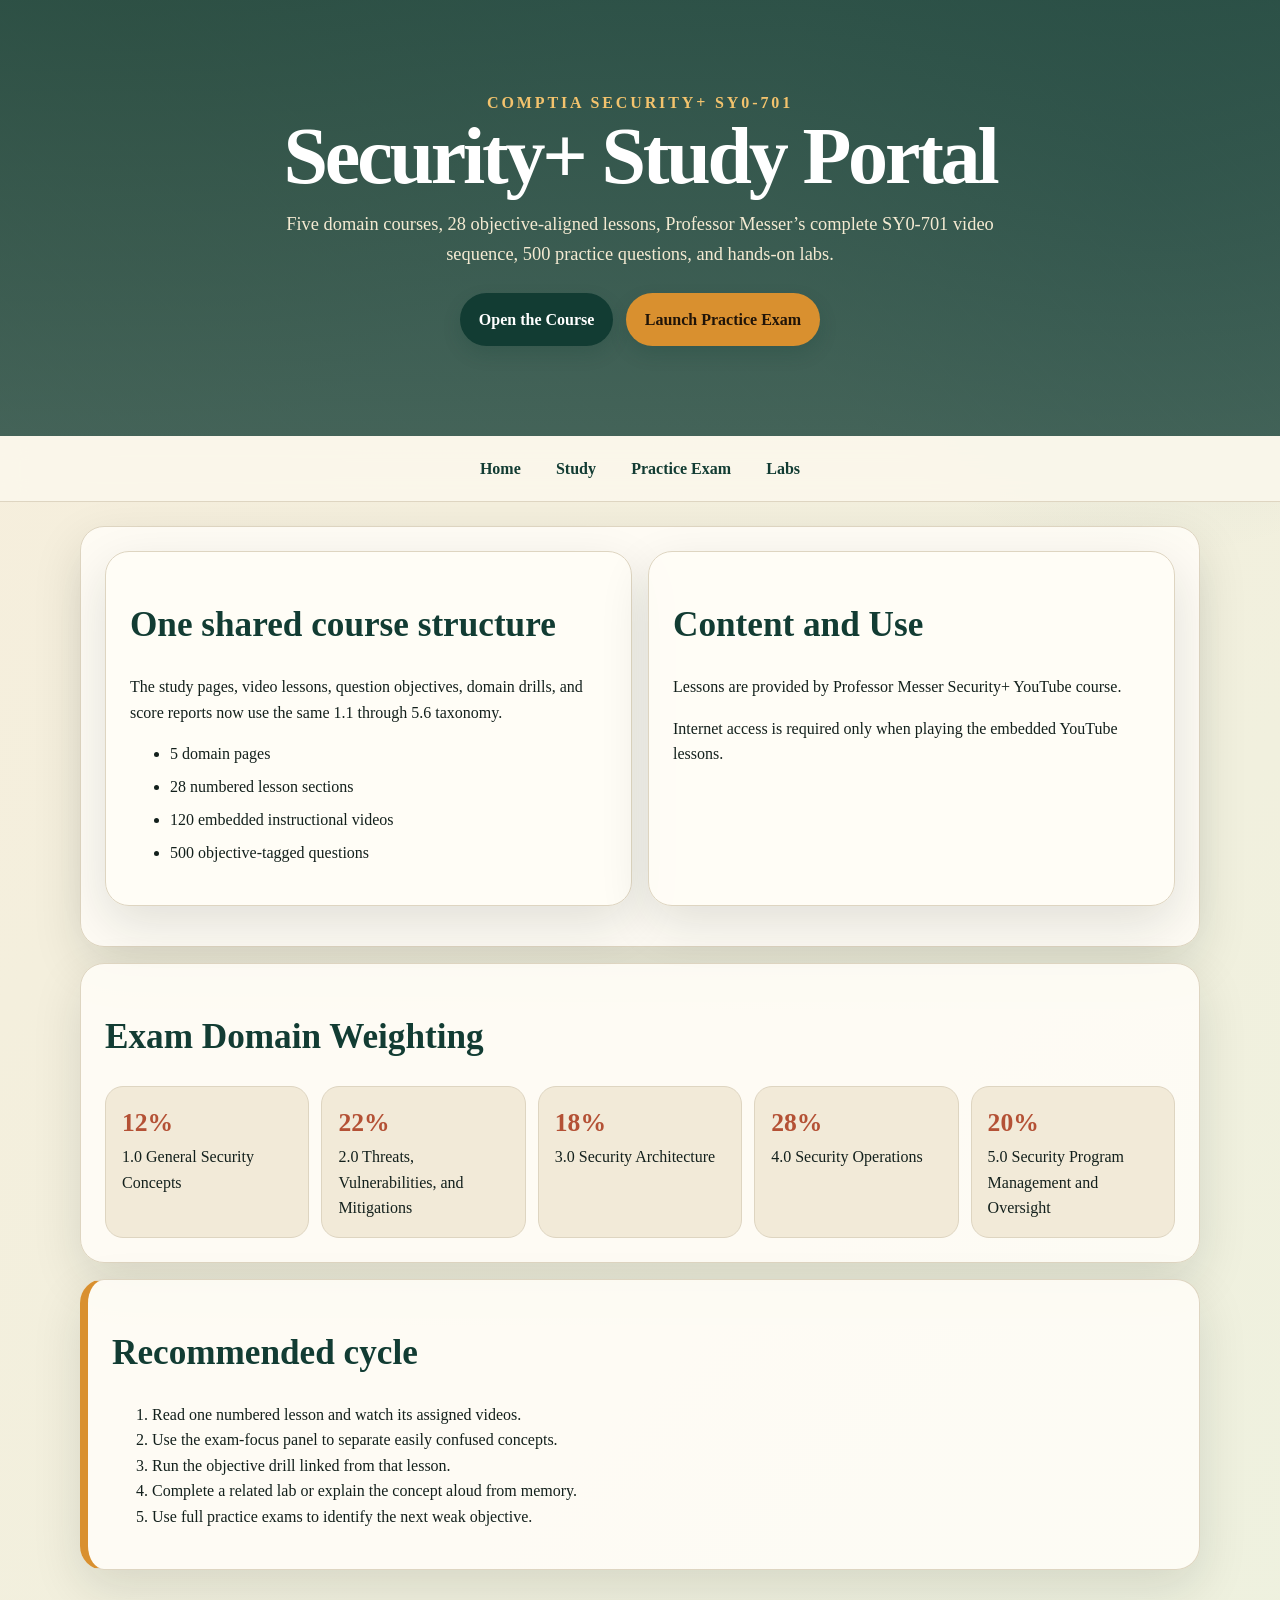
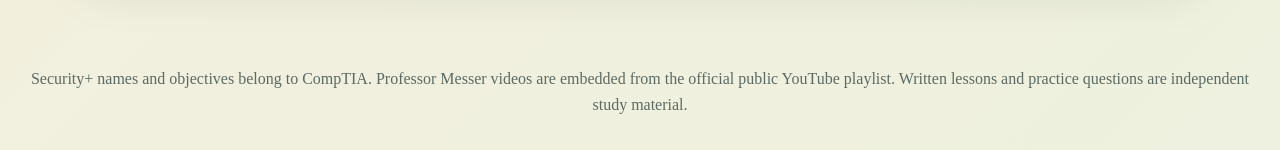
<file: index.html>
<!DOCTYPE html>
<html lang="en">

<head>
    <meta charset="UTF-8">
    <meta name="viewport" content="width=device-width, initial-scale=1.0">
    <title>Security+ SY0-701 Study Portal</title>
    <link rel="stylesheet" href="style.css">
</head>

<body>
    <header class="hero">
        <p class="eyebrow">CompTIA Security+ SY0-701</p>
        <h1>Security+ Study Portal</h1>
        <p class="hero-copy">Five domain courses, 28 objective-aligned lessons, Professor Messer’s complete SY0-701
            video sequence, 500 practice questions, and hands-on labs.</p>
        <div class="hero-actions"><a class="button" href="study.html">Open the Course</a><a class="button secondary"
                href="quiz.html">Launch Practice Exam</a></div>
    </header>
    <nav class="site-nav" aria-label="Primary navigation"><a href="index.html">Home</a><a href="study.html">Study</a><a
            href="quiz.html">Practice Exam</a><a href="lab.html">Labs</a></nav>
    <main>
        <section class="grid two">
            <article class="card">
                <h2>One shared course structure</h2>
                <p>The study pages, video lessons, question objectives, domain drills, and score reports now use the
                    same 1.1 through 5.6 taxonomy.</p>
                <ul class="checklist">
                    <li>5 domain pages</li>
                    <li>28 numbered lesson sections</li>
                    <li>120 embedded instructional videos</li>
                    <li>500 objective-tagged questions</li>
                </ul>
            </article>
            <article class="card">
                <h2>Content and Use</h2>
                <p>Lessons are provided by Professor Messer Security+ YouTube course.</p>
                <p>Internet access is required only when playing the embedded YouTube lessons.</p>
            </article>
        </section>
        <section>
            <h2>Exam Domain Weighting</h2>
            <div class="weights">
                <div><strong>12%</strong><span>1.0 General Security Concepts</span></div>
                <div><strong>22%</strong><span>2.0 Threats, Vulnerabilities, and Mitigations</span></div>
                <div><strong>18%</strong><span>3.0 Security Architecture</span></div>
                <div><strong>28%</strong><span>4.0 Security Operations</span></div>
                <div><strong>20%</strong><span>5.0 Security Program Management and Oversight</span></div>
            </div>
        </section>
        <section class="card accent">
            <h2>Recommended cycle</h2>
            <ol>
                <li>Read one numbered lesson and watch its assigned videos.</li>
                <li>Use the exam-focus panel to separate easily confused concepts.</li>
                <li>Run the objective drill linked from that lesson.</li>
                <li>Complete a related lab or explain the concept aloud from memory.</li>
                <li>Use full practice exams to identify the next weak objective.</li>
            </ol>
        </section>
    </main>
    <footer>Security+ names and objectives belong to CompTIA. Professor Messer videos are embedded from the official
        public YouTube playlist. Written lessons and practice questions are independent study material.</footer>
</body>

</html>
</file>
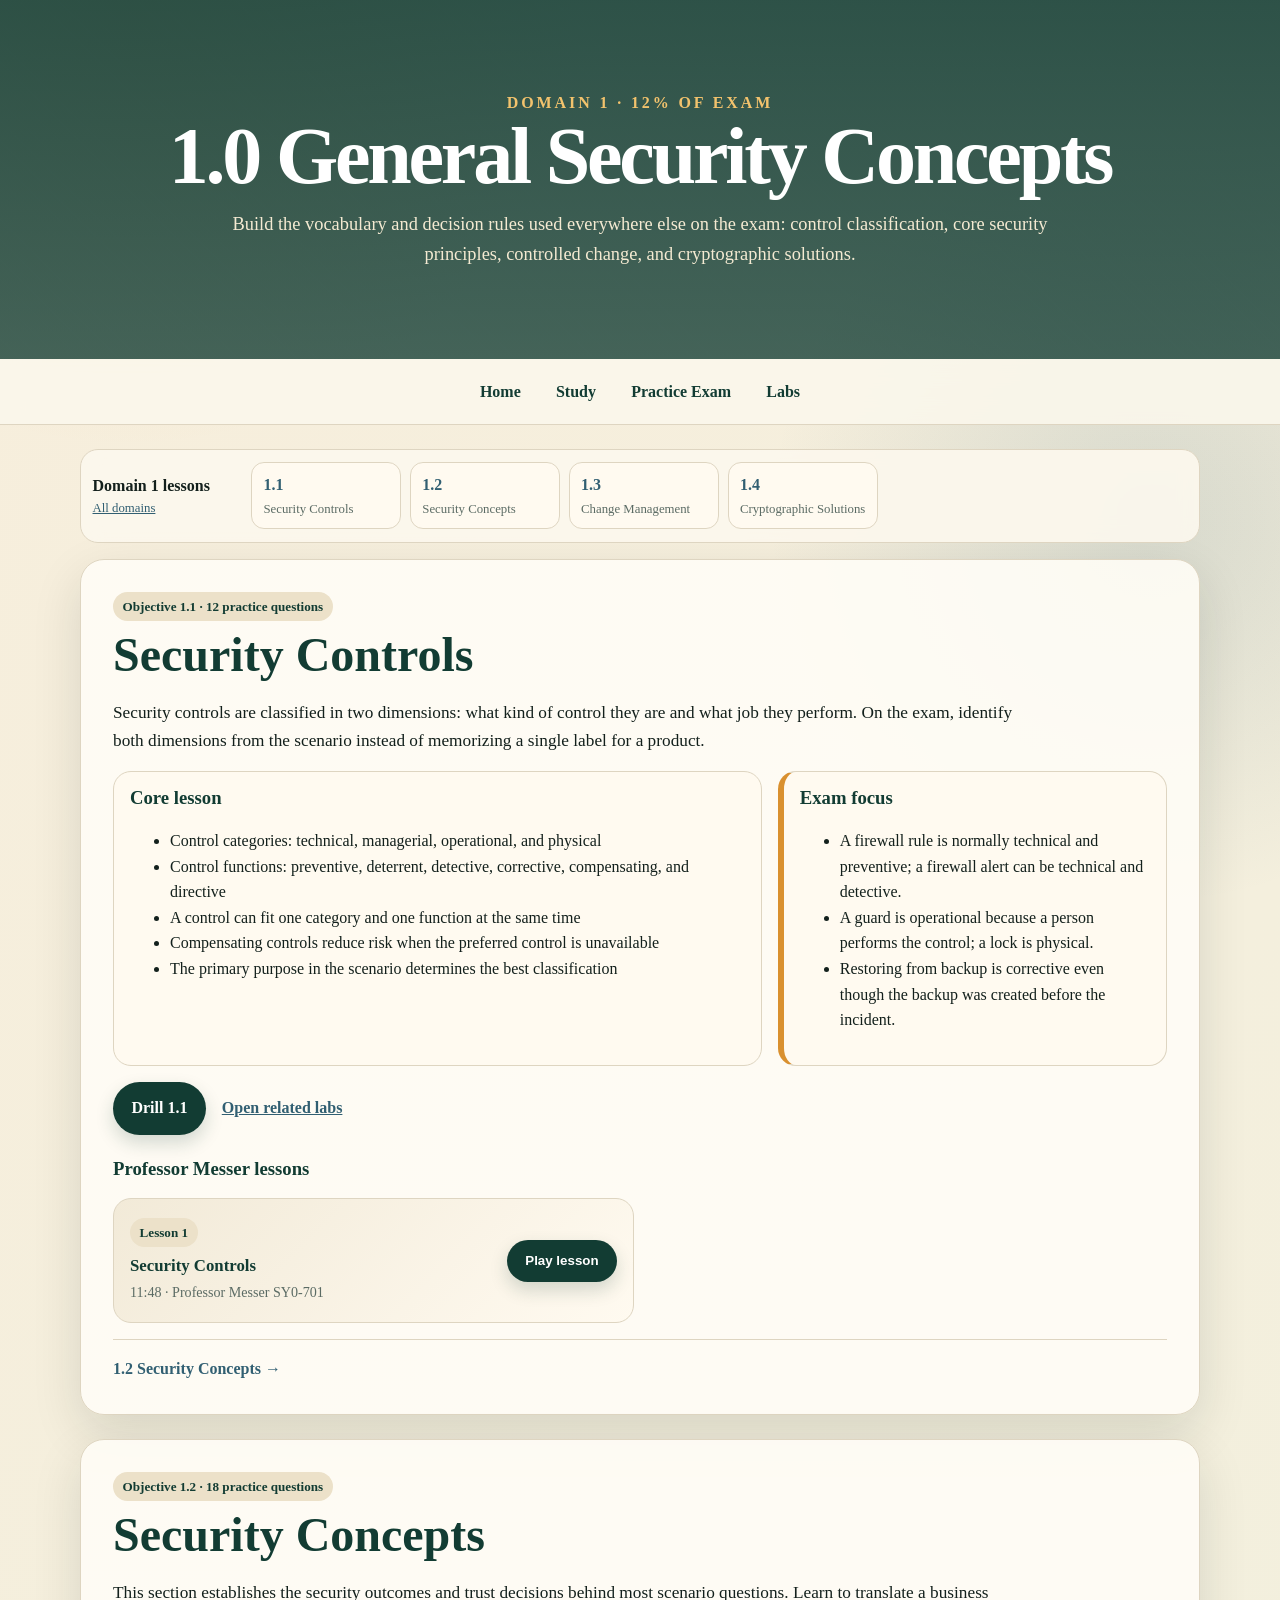
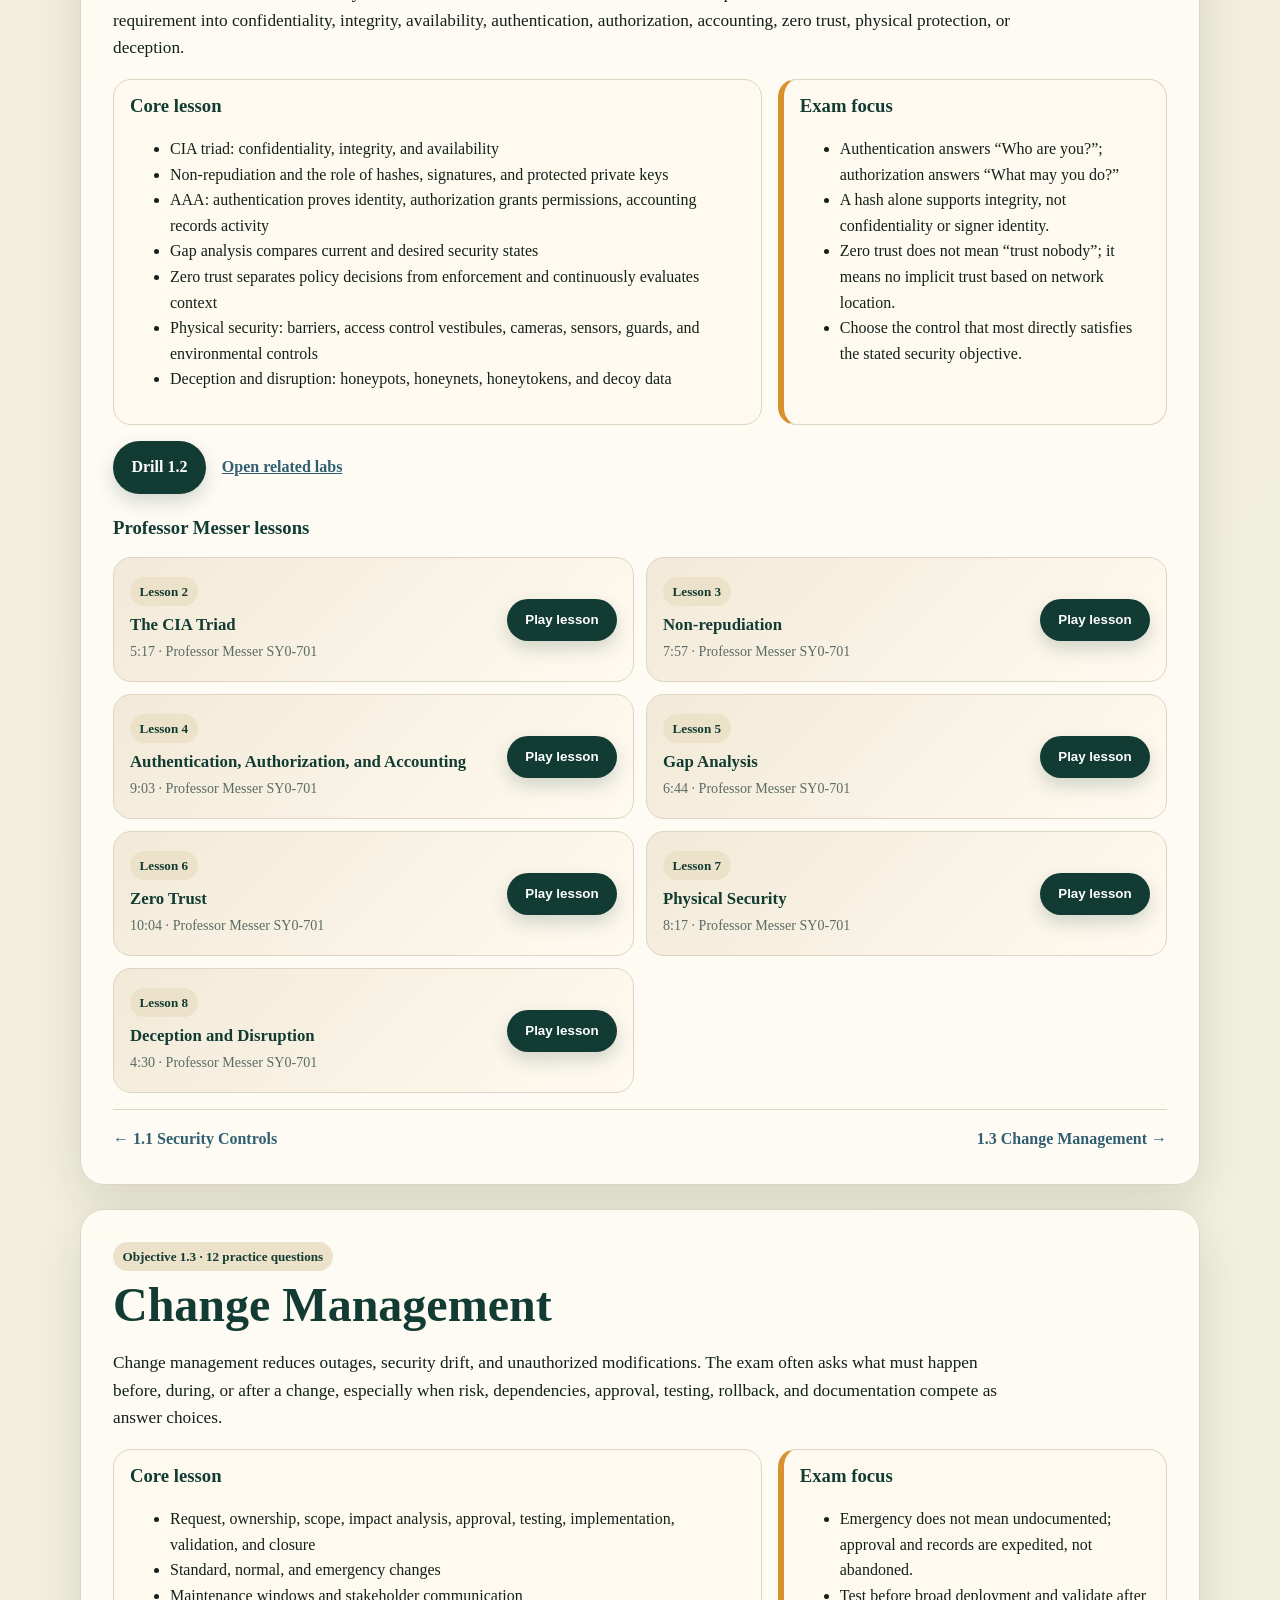
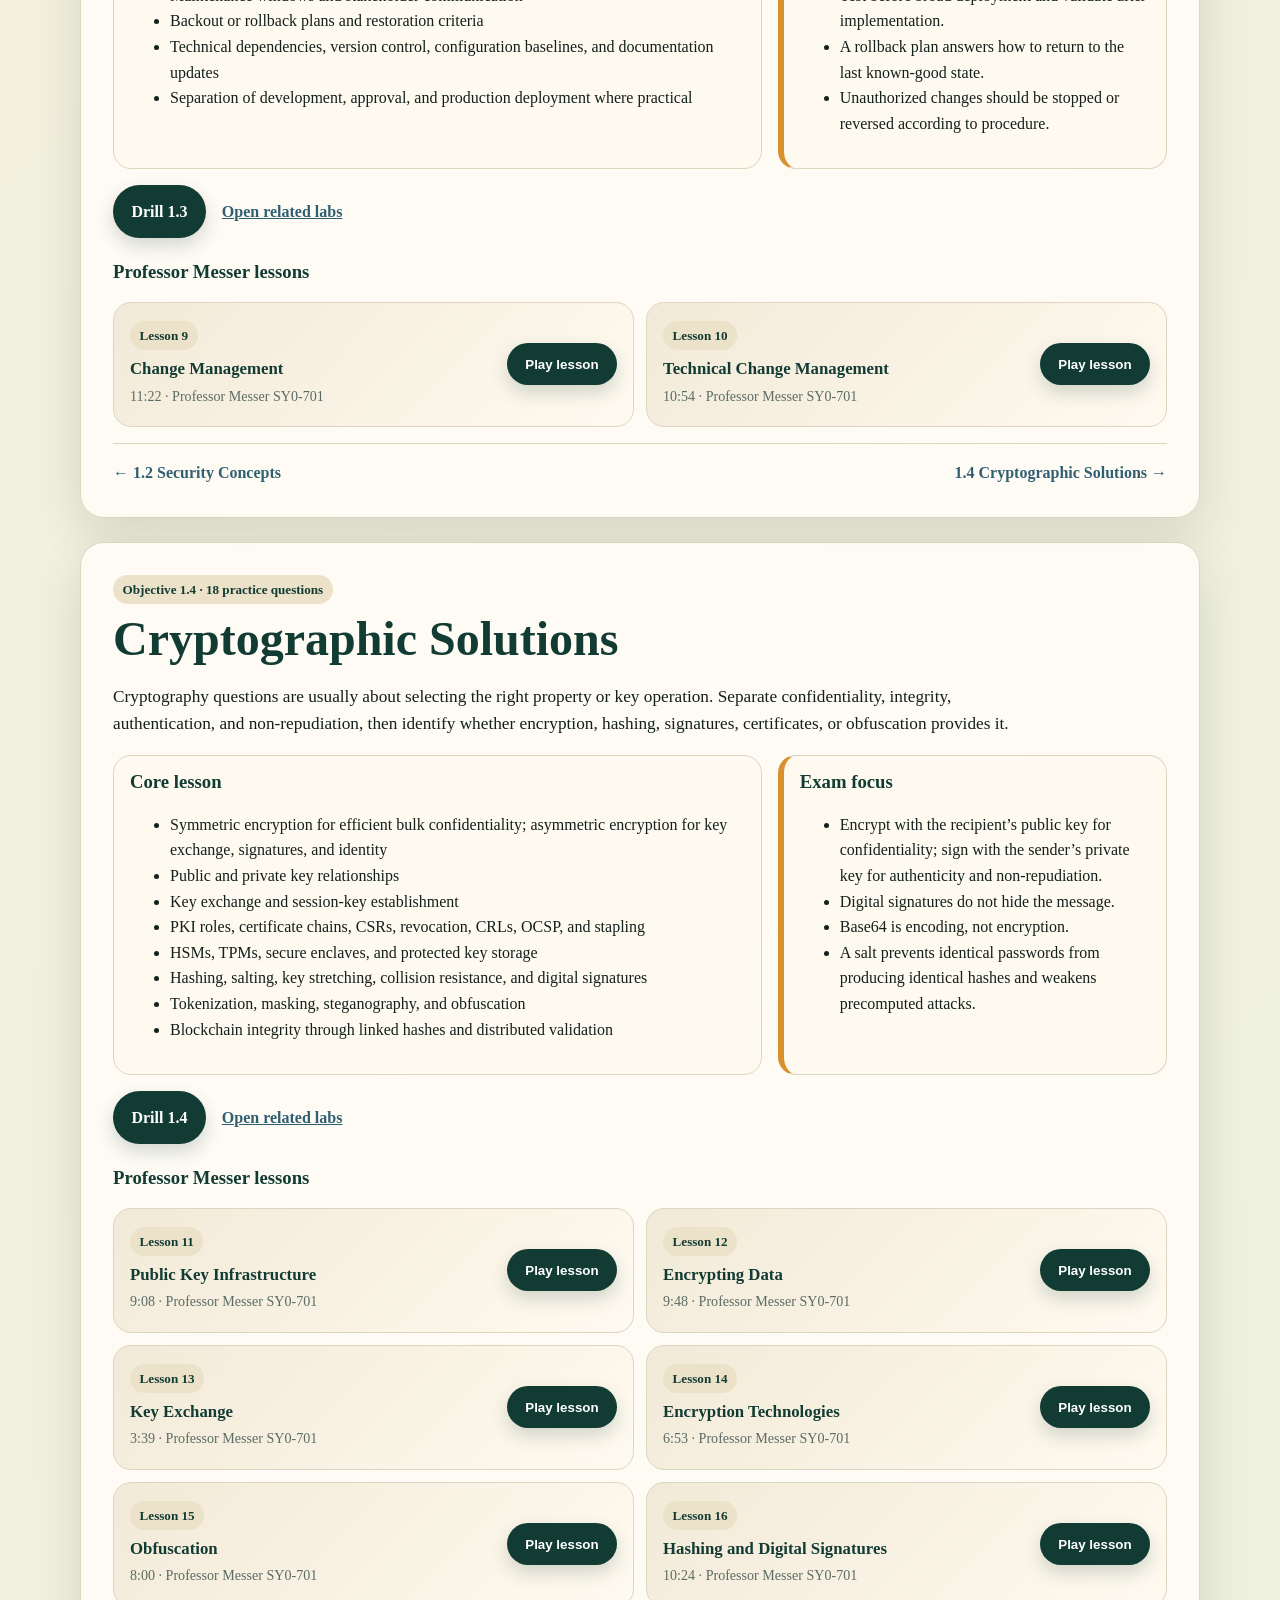
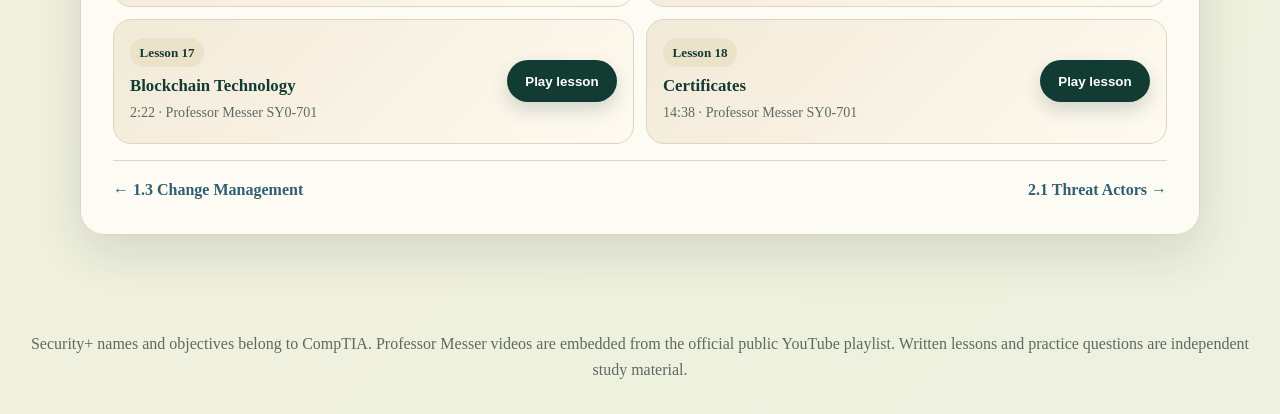
<file: domain-1.html>
<!DOCTYPE html>
<html lang="en">

<head>
  <meta charset="UTF-8">
  <meta name="viewport" content="width=device-width, initial-scale=1.0">
  <title>Domain 1: General Security Concepts - Security+ SY0-701</title>
  <link rel="stylesheet" href="style.css">
</head>

<body>
  <header class="page-header domain-header">
    <p class="eyebrow">Domain 1 · 12% of exam</p>
    <h1>1.0 General Security Concepts</h1>
    <p>Build the vocabulary and decision rules used everywhere else on the exam: control classification, core security
      principles, controlled change, and cryptographic solutions.</p>
  </header>
  <nav class="site-nav" aria-label="Primary navigation"><a href="index.html">Home</a><a href="study.html">Study</a><a
      href="quiz.html">Practice Exam</a><a href="lab.html">Labs</a></nav>
  <main>
    <aside class="lesson-toc" aria-label="Domain lesson navigation">
      <div><strong>Domain 1 lessons</strong><a href="study.html">All domains</a></div><a
        href="#objective-1-1"><strong>1.1</strong><span>Security Controls</span></a><a
        href="#objective-1-2"><strong>1.2</strong><span>Security Concepts</span></a><a
        href="#objective-1-3"><strong>1.3</strong><span>Change Management</span></a><a
        href="#objective-1-4"><strong>1.4</strong><span>Cryptographic Solutions</span></a>
    </aside>
    <section class="lesson-section" id="objective-1-1">
      <div class="lesson-kicker">Objective 1.1 · 12 practice questions</div>
      <h2>Security Controls</h2>
      <p class="lesson-summary">Security controls are classified in two dimensions: what kind of control they are and
        what job they perform. On the exam, identify both dimensions from the scenario instead of memorizing a single
        label for a product.</p>
      <div class="lesson-grid">
        <article class="lesson-panel">
          <h3>Core lesson</h3>
          <ul>
            <li>Control categories: technical, managerial, operational, and physical</li>
            <li>Control functions: preventive, deterrent, detective, corrective, compensating, and directive</li>
            <li>A control can fit one category and one function at the same time</li>
            <li>Compensating controls reduce risk when the preferred control is unavailable</li>
            <li>The primary purpose in the scenario determines the best classification</li>
          </ul>
        </article>
        <article class="lesson-panel exam-focus">
          <h3>Exam focus</h3>
          <ul>
            <li>A firewall rule is normally technical and preventive; a firewall alert can be technical and detective.
            </li>
            <li>A guard is operational because a person performs the control; a lock is physical.</li>
            <li>Restoring from backup is corrective even though the backup was created before the incident.</li>
          </ul>
        </article>
      </div>
      <div class="lesson-actions"><a class="button" href="quiz.html?objective=1.1">Drill 1.1</a><a class="text-link"
          href="lab.html">Open related labs</a></div>
      <h3 class="video-heading">Professor Messer lessons</h3>
      <div class="video-grid">
        <article class="video-card">
          <div><span class="video-number">Lesson 1</span>
            <h4>Security Controls</h4>
            <p>11:48 · Professor Messer SY0-701</p>
          </div><button type="button" class="video-load" data-index="1" data-title="Security Controls">Play
            lesson</button><noscript><a href="https://www.youtube.com/playlist?list=PLG49S3nxzAnl4QDVqK-hOnoqcSKEIDDuv"
              target="_blank" rel="noopener">Open official playlist</a></noscript>
        </article>
      </div>
      <div class="lesson-nav"><a href="domain-1.html#objective-1-2">1.2 Security Concepts →</a></div>
    </section>
    <section class="lesson-section" id="objective-1-2">
      <div class="lesson-kicker">Objective 1.2 · 18 practice questions</div>
      <h2>Security Concepts</h2>
      <p class="lesson-summary">This section establishes the security outcomes and trust decisions behind most scenario
        questions. Learn to translate a business requirement into confidentiality, integrity, availability,
        authentication, authorization, accounting, zero trust, physical protection, or deception.</p>
      <div class="lesson-grid">
        <article class="lesson-panel">
          <h3>Core lesson</h3>
          <ul>
            <li>CIA triad: confidentiality, integrity, and availability</li>
            <li>Non-repudiation and the role of hashes, signatures, and protected private keys</li>
            <li>AAA: authentication proves identity, authorization grants permissions, accounting records activity</li>
            <li>Gap analysis compares current and desired security states</li>
            <li>Zero trust separates policy decisions from enforcement and continuously evaluates context</li>
            <li>Physical security: barriers, access control vestibules, cameras, sensors, guards, and environmental
              controls</li>
            <li>Deception and disruption: honeypots, honeynets, honeytokens, and decoy data</li>
          </ul>
        </article>
        <article class="lesson-panel exam-focus">
          <h3>Exam focus</h3>
          <ul>
            <li>Authentication answers “Who are you?”; authorization answers “What may you do?”</li>
            <li>A hash alone supports integrity, not confidentiality or signer identity.</li>
            <li>Zero trust does not mean “trust nobody”; it means no implicit trust based on network location.</li>
            <li>Choose the control that most directly satisfies the stated security objective.</li>
          </ul>
        </article>
      </div>
      <div class="lesson-actions"><a class="button" href="quiz.html?objective=1.2">Drill 1.2</a><a class="text-link"
          href="lab.html">Open related labs</a></div>
      <h3 class="video-heading">Professor Messer lessons</h3>
      <div class="video-grid">
        <article class="video-card">
          <div><span class="video-number">Lesson 2</span>
            <h4>The CIA Triad</h4>
            <p>5:17 · Professor Messer SY0-701</p>
          </div><button type="button" class="video-load" data-index="2" data-title="The CIA Triad">Play
            lesson</button><noscript><a href="https://www.youtube.com/playlist?list=PLG49S3nxzAnl4QDVqK-hOnoqcSKEIDDuv"
              target="_blank" rel="noopener">Open official playlist</a></noscript>
        </article>
        <article class="video-card">
          <div><span class="video-number">Lesson 3</span>
            <h4>Non-repudiation</h4>
            <p>7:57 · Professor Messer SY0-701</p>
          </div><button type="button" class="video-load" data-index="3" data-title="Non-repudiation">Play
            lesson</button><noscript><a href="https://www.youtube.com/playlist?list=PLG49S3nxzAnl4QDVqK-hOnoqcSKEIDDuv"
              target="_blank" rel="noopener">Open official playlist</a></noscript>
        </article>
        <article class="video-card">
          <div><span class="video-number">Lesson 4</span>
            <h4>Authentication, Authorization, and Accounting</h4>
            <p>9:03 · Professor Messer SY0-701</p>
          </div><button type="button" class="video-load" data-index="4"
            data-title="Authentication, Authorization, and Accounting">Play lesson</button><noscript><a
              href="https://www.youtube.com/playlist?list=PLG49S3nxzAnl4QDVqK-hOnoqcSKEIDDuv" target="_blank"
              rel="noopener">Open official playlist</a></noscript>
        </article>
        <article class="video-card">
          <div><span class="video-number">Lesson 5</span>
            <h4>Gap Analysis</h4>
            <p>6:44 · Professor Messer SY0-701</p>
          </div><button type="button" class="video-load" data-index="5" data-title="Gap Analysis">Play
            lesson</button><noscript><a href="https://www.youtube.com/playlist?list=PLG49S3nxzAnl4QDVqK-hOnoqcSKEIDDuv"
              target="_blank" rel="noopener">Open official playlist</a></noscript>
        </article>
        <article class="video-card">
          <div><span class="video-number">Lesson 6</span>
            <h4>Zero Trust</h4>
            <p>10:04 · Professor Messer SY0-701</p>
          </div><button type="button" class="video-load" data-index="6" data-title="Zero Trust">Play
            lesson</button><noscript><a href="https://www.youtube.com/playlist?list=PLG49S3nxzAnl4QDVqK-hOnoqcSKEIDDuv"
              target="_blank" rel="noopener">Open official playlist</a></noscript>
        </article>
        <article class="video-card">
          <div><span class="video-number">Lesson 7</span>
            <h4>Physical Security</h4>
            <p>8:17 · Professor Messer SY0-701</p>
          </div><button type="button" class="video-load" data-index="7" data-title="Physical Security">Play
            lesson</button><noscript><a href="https://www.youtube.com/playlist?list=PLG49S3nxzAnl4QDVqK-hOnoqcSKEIDDuv"
              target="_blank" rel="noopener">Open official playlist</a></noscript>
        </article>
        <article class="video-card">
          <div><span class="video-number">Lesson 8</span>
            <h4>Deception and Disruption</h4>
            <p>4:30 · Professor Messer SY0-701</p>
          </div><button type="button" class="video-load" data-index="8" data-title="Deception and Disruption">Play
            lesson</button><noscript><a href="https://www.youtube.com/playlist?list=PLG49S3nxzAnl4QDVqK-hOnoqcSKEIDDuv"
              target="_blank" rel="noopener">Open official playlist</a></noscript>
        </article>
      </div>
      <div class="lesson-nav"><a href="domain-1.html#objective-1-1">← 1.1 Security Controls</a><a
          href="domain-1.html#objective-1-3">1.3 Change Management →</a></div>
    </section>
    <section class="lesson-section" id="objective-1-3">
      <div class="lesson-kicker">Objective 1.3 · 12 practice questions</div>
      <h2>Change Management</h2>
      <p class="lesson-summary">Change management reduces outages, security drift, and unauthorized modifications. The
        exam often asks what must happen before, during, or after a change, especially when risk, dependencies,
        approval, testing, rollback, and documentation compete as answer choices.</p>
      <div class="lesson-grid">
        <article class="lesson-panel">
          <h3>Core lesson</h3>
          <ul>
            <li>Request, ownership, scope, impact analysis, approval, testing, implementation, validation, and closure
            </li>
            <li>Standard, normal, and emergency changes</li>
            <li>Maintenance windows and stakeholder communication</li>
            <li>Backout or rollback plans and restoration criteria</li>
            <li>Technical dependencies, version control, configuration baselines, and documentation updates</li>
            <li>Separation of development, approval, and production deployment where practical</li>
          </ul>
        </article>
        <article class="lesson-panel exam-focus">
          <h3>Exam focus</h3>
          <ul>
            <li>Emergency does not mean undocumented; approval and records are expedited, not abandoned.</li>
            <li>Test before broad deployment and validate after implementation.</li>
            <li>A rollback plan answers how to return to the last known-good state.</li>
            <li>Unauthorized changes should be stopped or reversed according to procedure.</li>
          </ul>
        </article>
      </div>
      <div class="lesson-actions"><a class="button" href="quiz.html?objective=1.3">Drill 1.3</a><a class="text-link"
          href="lab.html">Open related labs</a></div>
      <h3 class="video-heading">Professor Messer lessons</h3>
      <div class="video-grid">
        <article class="video-card">
          <div><span class="video-number">Lesson 9</span>
            <h4>Change Management</h4>
            <p>11:22 · Professor Messer SY0-701</p>
          </div><button type="button" class="video-load" data-index="9" data-title="Change Management">Play
            lesson</button><noscript><a href="https://www.youtube.com/playlist?list=PLG49S3nxzAnl4QDVqK-hOnoqcSKEIDDuv"
              target="_blank" rel="noopener">Open official playlist</a></noscript>
        </article>
        <article class="video-card">
          <div><span class="video-number">Lesson 10</span>
            <h4>Technical Change Management</h4>
            <p>10:54 · Professor Messer SY0-701</p>
          </div><button type="button" class="video-load" data-index="10" data-title="Technical Change Management">Play
            lesson</button><noscript><a href="https://www.youtube.com/playlist?list=PLG49S3nxzAnl4QDVqK-hOnoqcSKEIDDuv"
              target="_blank" rel="noopener">Open official playlist</a></noscript>
        </article>
      </div>
      <div class="lesson-nav"><a href="domain-1.html#objective-1-2">← 1.2 Security Concepts</a><a
          href="domain-1.html#objective-1-4">1.4 Cryptographic Solutions →</a></div>
    </section>
    <section class="lesson-section" id="objective-1-4">
      <div class="lesson-kicker">Objective 1.4 · 18 practice questions</div>
      <h2>Cryptographic Solutions</h2>
      <p class="lesson-summary">Cryptography questions are usually about selecting the right property or key operation.
        Separate confidentiality, integrity, authentication, and non-repudiation, then identify whether encryption,
        hashing, signatures, certificates, or obfuscation provides it.</p>
      <div class="lesson-grid">
        <article class="lesson-panel">
          <h3>Core lesson</h3>
          <ul>
            <li>Symmetric encryption for efficient bulk confidentiality; asymmetric encryption for key exchange,
              signatures, and identity</li>
            <li>Public and private key relationships</li>
            <li>Key exchange and session-key establishment</li>
            <li>PKI roles, certificate chains, CSRs, revocation, CRLs, OCSP, and stapling</li>
            <li>HSMs, TPMs, secure enclaves, and protected key storage</li>
            <li>Hashing, salting, key stretching, collision resistance, and digital signatures</li>
            <li>Tokenization, masking, steganography, and obfuscation</li>
            <li>Blockchain integrity through linked hashes and distributed validation</li>
          </ul>
        </article>
        <article class="lesson-panel exam-focus">
          <h3>Exam focus</h3>
          <ul>
            <li>Encrypt with the recipient’s public key for confidentiality; sign with the sender’s private key for
              authenticity and non-repudiation.</li>
            <li>Digital signatures do not hide the message.</li>
            <li>Base64 is encoding, not encryption.</li>
            <li>A salt prevents identical passwords from producing identical hashes and weakens precomputed attacks.
            </li>
          </ul>
        </article>
      </div>
      <div class="lesson-actions"><a class="button" href="quiz.html?objective=1.4">Drill 1.4</a><a class="text-link"
          href="lab.html">Open related labs</a></div>
      <h3 class="video-heading">Professor Messer lessons</h3>
      <div class="video-grid">
        <article class="video-card">
          <div><span class="video-number">Lesson 11</span>
            <h4>Public Key Infrastructure</h4>
            <p>9:08 · Professor Messer SY0-701</p>
          </div><button type="button" class="video-load" data-index="11" data-title="Public Key Infrastructure">Play
            lesson</button><noscript><a href="https://www.youtube.com/playlist?list=PLG49S3nxzAnl4QDVqK-hOnoqcSKEIDDuv"
              target="_blank" rel="noopener">Open official playlist</a></noscript>
        </article>
        <article class="video-card">
          <div><span class="video-number">Lesson 12</span>
            <h4>Encrypting Data</h4>
            <p>9:48 · Professor Messer SY0-701</p>
          </div><button type="button" class="video-load" data-index="12" data-title="Encrypting Data">Play
            lesson</button><noscript><a href="https://www.youtube.com/playlist?list=PLG49S3nxzAnl4QDVqK-hOnoqcSKEIDDuv"
              target="_blank" rel="noopener">Open official playlist</a></noscript>
        </article>
        <article class="video-card">
          <div><span class="video-number">Lesson 13</span>
            <h4>Key Exchange</h4>
            <p>3:39 · Professor Messer SY0-701</p>
          </div><button type="button" class="video-load" data-index="13" data-title="Key Exchange">Play
            lesson</button><noscript><a href="https://www.youtube.com/playlist?list=PLG49S3nxzAnl4QDVqK-hOnoqcSKEIDDuv"
              target="_blank" rel="noopener">Open official playlist</a></noscript>
        </article>
        <article class="video-card">
          <div><span class="video-number">Lesson 14</span>
            <h4>Encryption Technologies</h4>
            <p>6:53 · Professor Messer SY0-701</p>
          </div><button type="button" class="video-load" data-index="14" data-title="Encryption Technologies">Play
            lesson</button><noscript><a href="https://www.youtube.com/playlist?list=PLG49S3nxzAnl4QDVqK-hOnoqcSKEIDDuv"
              target="_blank" rel="noopener">Open official playlist</a></noscript>
        </article>
        <article class="video-card">
          <div><span class="video-number">Lesson 15</span>
            <h4>Obfuscation</h4>
            <p>8:00 · Professor Messer SY0-701</p>
          </div><button type="button" class="video-load" data-index="15" data-title="Obfuscation">Play
            lesson</button><noscript><a href="https://www.youtube.com/playlist?list=PLG49S3nxzAnl4QDVqK-hOnoqcSKEIDDuv"
              target="_blank" rel="noopener">Open official playlist</a></noscript>
        </article>
        <article class="video-card">
          <div><span class="video-number">Lesson 16</span>
            <h4>Hashing and Digital Signatures</h4>
            <p>10:24 · Professor Messer SY0-701</p>
          </div><button type="button" class="video-load" data-index="16"
            data-title="Hashing and Digital Signatures">Play lesson</button><noscript><a
              href="https://www.youtube.com/playlist?list=PLG49S3nxzAnl4QDVqK-hOnoqcSKEIDDuv" target="_blank"
              rel="noopener">Open official playlist</a></noscript>
        </article>
        <article class="video-card">
          <div><span class="video-number">Lesson 17</span>
            <h4>Blockchain Technology</h4>
            <p>2:22 · Professor Messer SY0-701</p>
          </div><button type="button" class="video-load" data-index="17" data-title="Blockchain Technology">Play
            lesson</button><noscript><a href="https://www.youtube.com/playlist?list=PLG49S3nxzAnl4QDVqK-hOnoqcSKEIDDuv"
              target="_blank" rel="noopener">Open official playlist</a></noscript>
        </article>
        <article class="video-card">
          <div><span class="video-number">Lesson 18</span>
            <h4>Certificates</h4>
            <p>14:38 · Professor Messer SY0-701</p>
          </div><button type="button" class="video-load" data-index="18" data-title="Certificates">Play
            lesson</button><noscript><a href="https://www.youtube.com/playlist?list=PLG49S3nxzAnl4QDVqK-hOnoqcSKEIDDuv"
              target="_blank" rel="noopener">Open official playlist</a></noscript>
        </article>
      </div>
      <div class="lesson-nav"><a href="domain-1.html#objective-1-3">← 1.3 Change Management</a><a
          href="domain-2.html#objective-2-1">2.1 Threat Actors →</a></div>
    </section>
  </main>
  <footer>Security+ names and objectives belong to CompTIA. Professor Messer videos are embedded from the official
    public YouTube playlist. Written lessons and practice questions are independent study material.</footer>
  <script src="videos.js"></script>
  <script>
    function loadLessonVideo(button) {
      const card = button.closest('.video-card');
      const lessonNumber = Number(button.dataset.index);
      const video = typeof getProfessorMesserVideoByLesson === 'function' ? getProfessorMesserVideoByLesson(lessonNumber) : null;
      if (!video || !video.videoId) {
        const missing = document.createElement('div');
        missing.className = 'video-missing';
        missing.innerHTML = '<strong>Video link not added yet.</strong><p>This lesson is already mapped in <code>videos.js</code>. Fill in <code>videoId</code>, <code>watchUrl</code>, and <code>embedUrl</code> for lesson ' + lessonNumber + '.</p>';
        card.replaceWith(missing);
        return;
      }
      const frame = document.createElement('iframe');
      frame.className = 'lesson-frame';
      frame.src = video.embedUrl || ('https://www.youtube-nocookie.com/embed/' + encodeURIComponent(video.videoId) + '?rel=0');
      frame.title = video.title + ' - Professor Messer SY0-701';
      frame.loading = 'lazy';
      frame.allow = 'accelerometer; autoplay; clipboard-write; encrypted-media; gyroscope; picture-in-picture; web-share';
      frame.allowFullscreen = true;
      card.replaceWith(frame);
    }
    document.querySelectorAll('.video-load').forEach(function (button) {
      const lessonNumber = Number(button.dataset.index);
      const video = typeof getProfessorMesserVideoByLesson === 'function' ? getProfessorMesserVideoByLesson(lessonNumber) : null;
      if (video && video.videoId) {
        button.dataset.videoId = video.videoId;
        button.addEventListener('click', function () { loadLessonVideo(button); });
      } else {
        button.textContent = 'Video link needed';
        button.classList.add('missing-video-link');
        button.addEventListener('click', function () { loadLessonVideo(button); });
      }
    });
  </script>
</body>

</html>
</file>
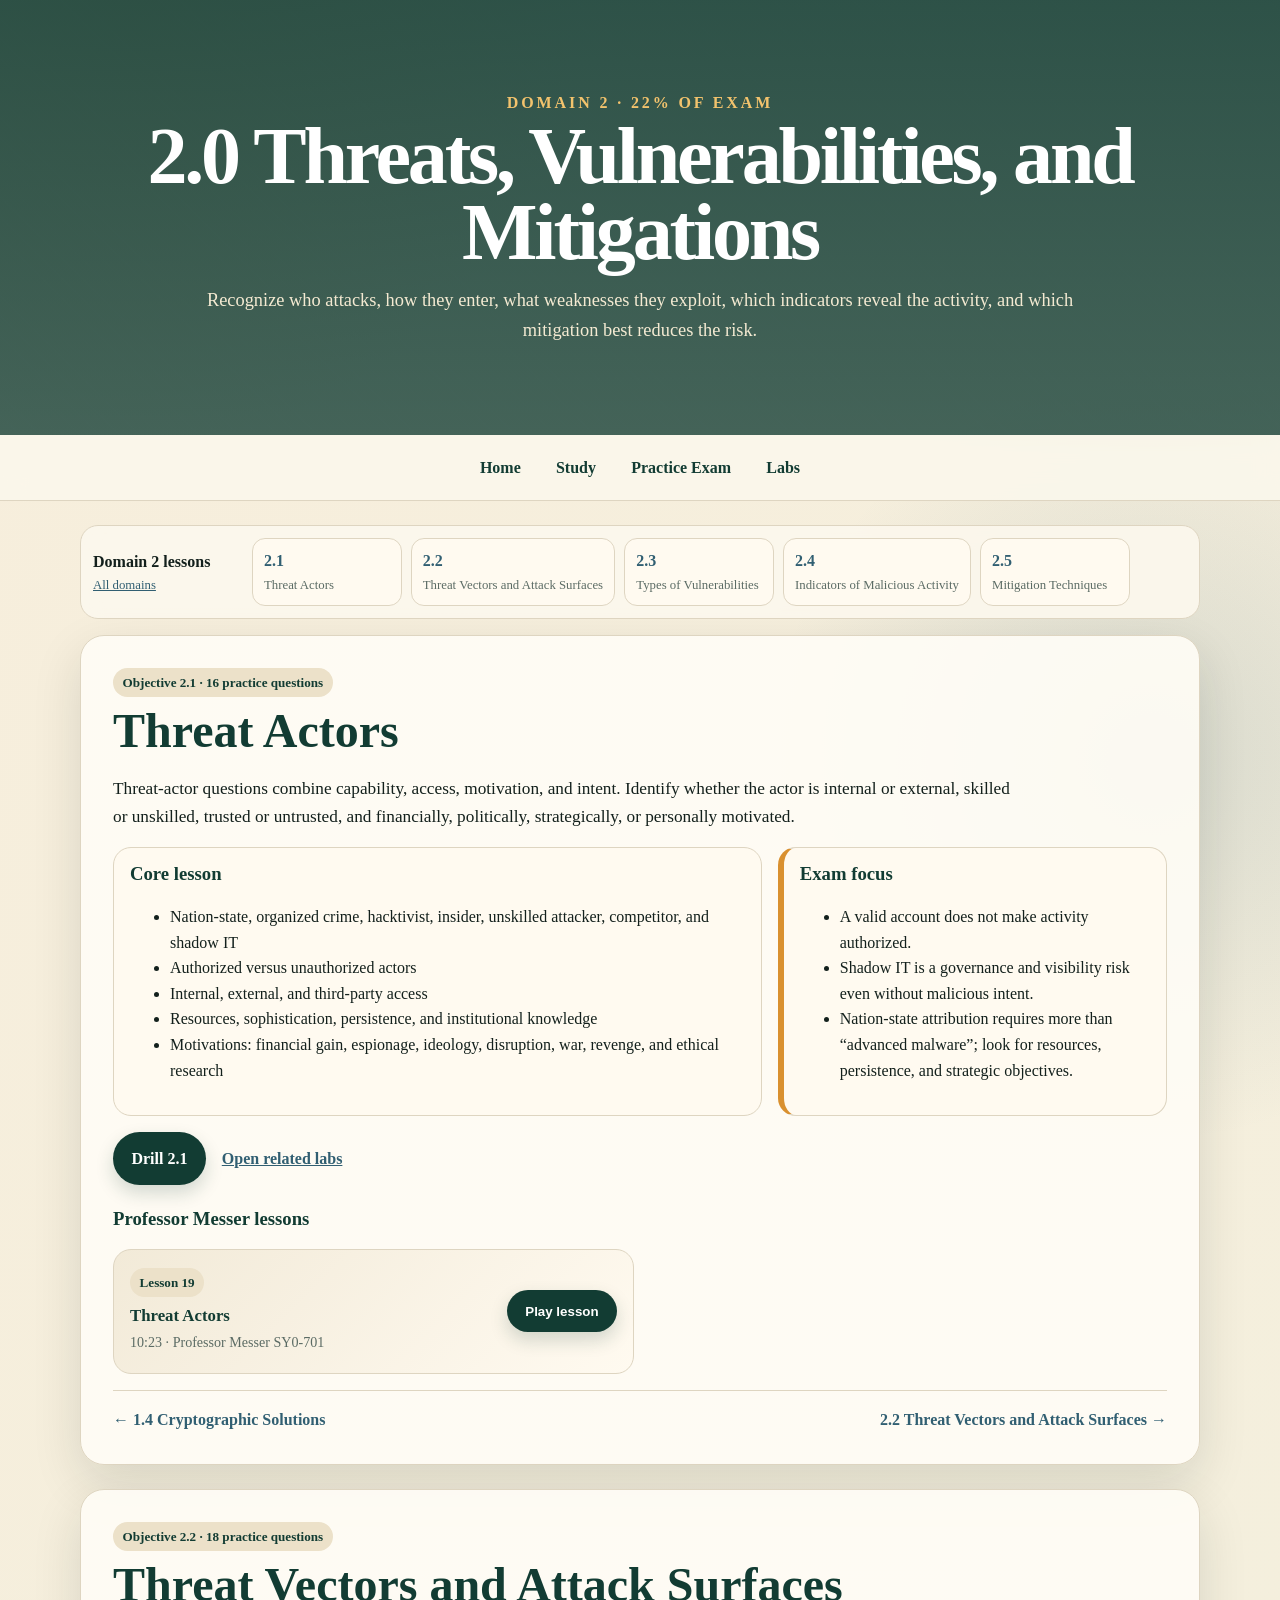
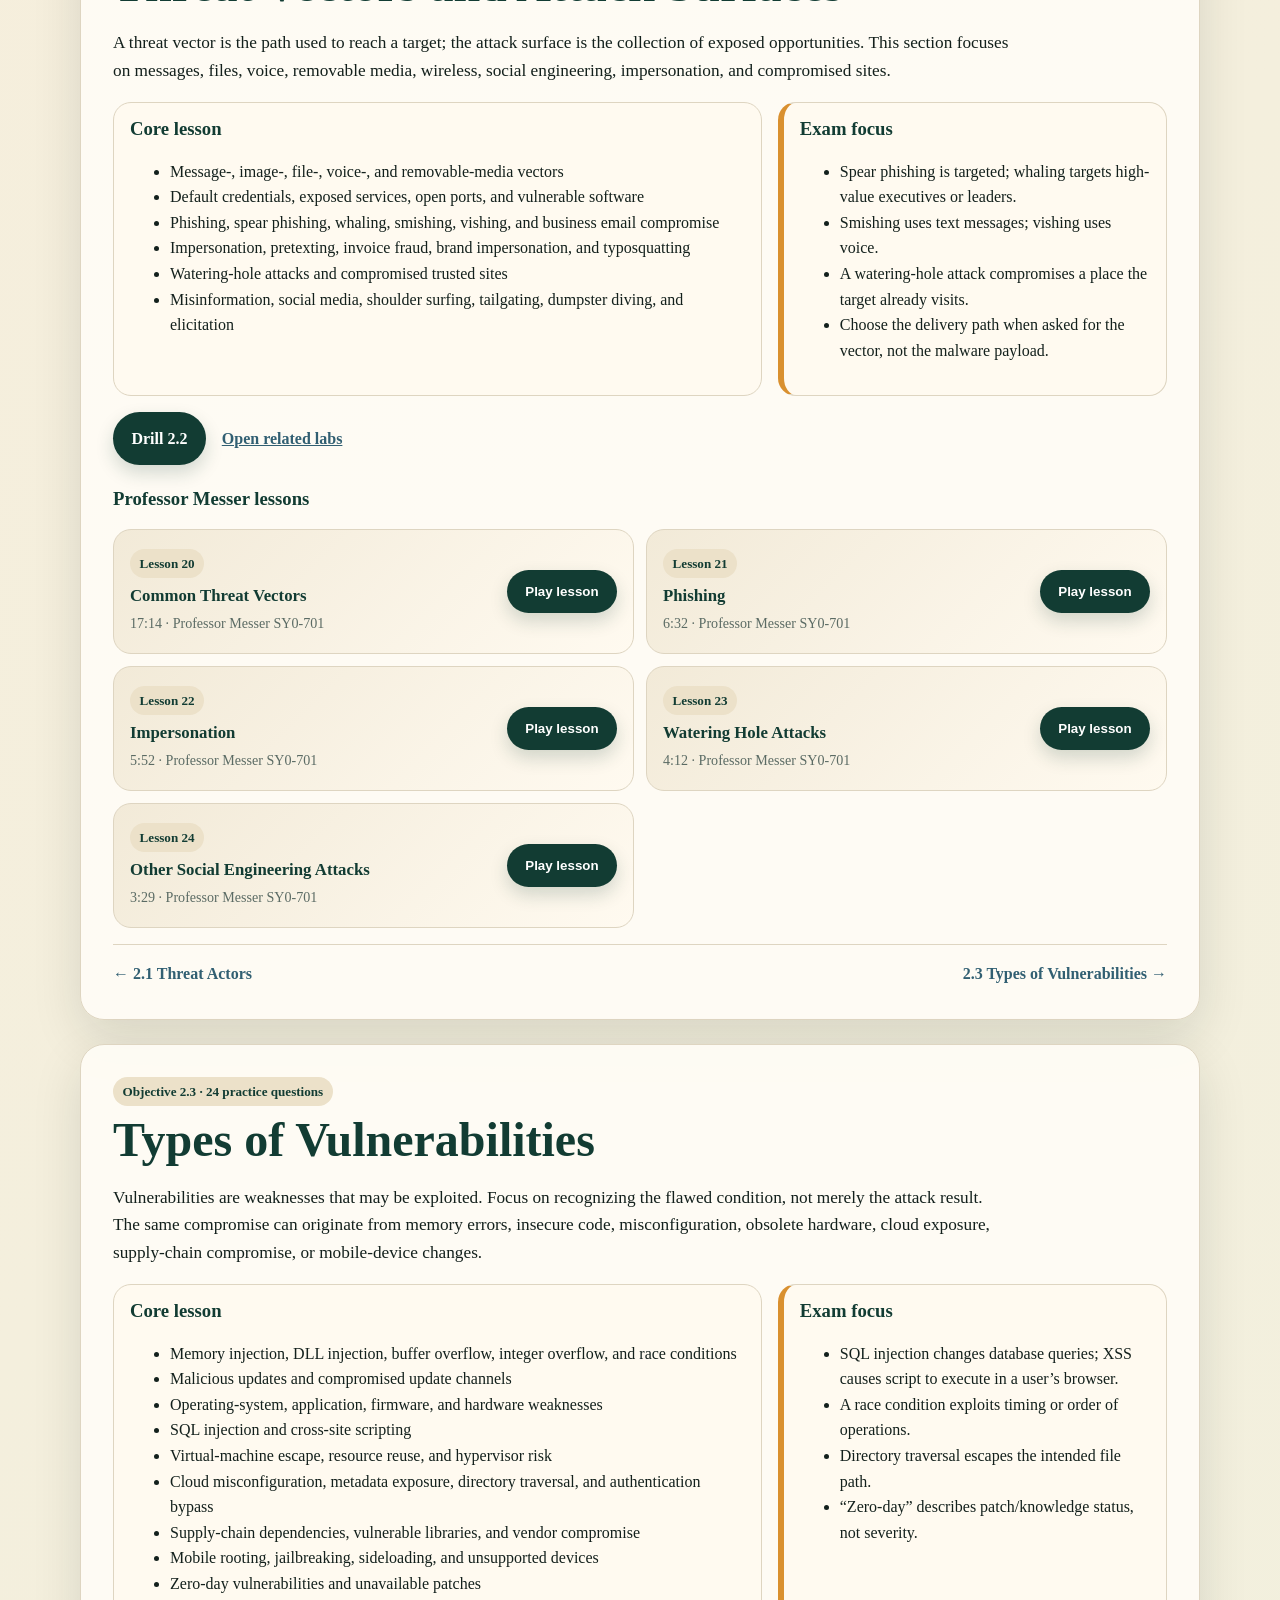
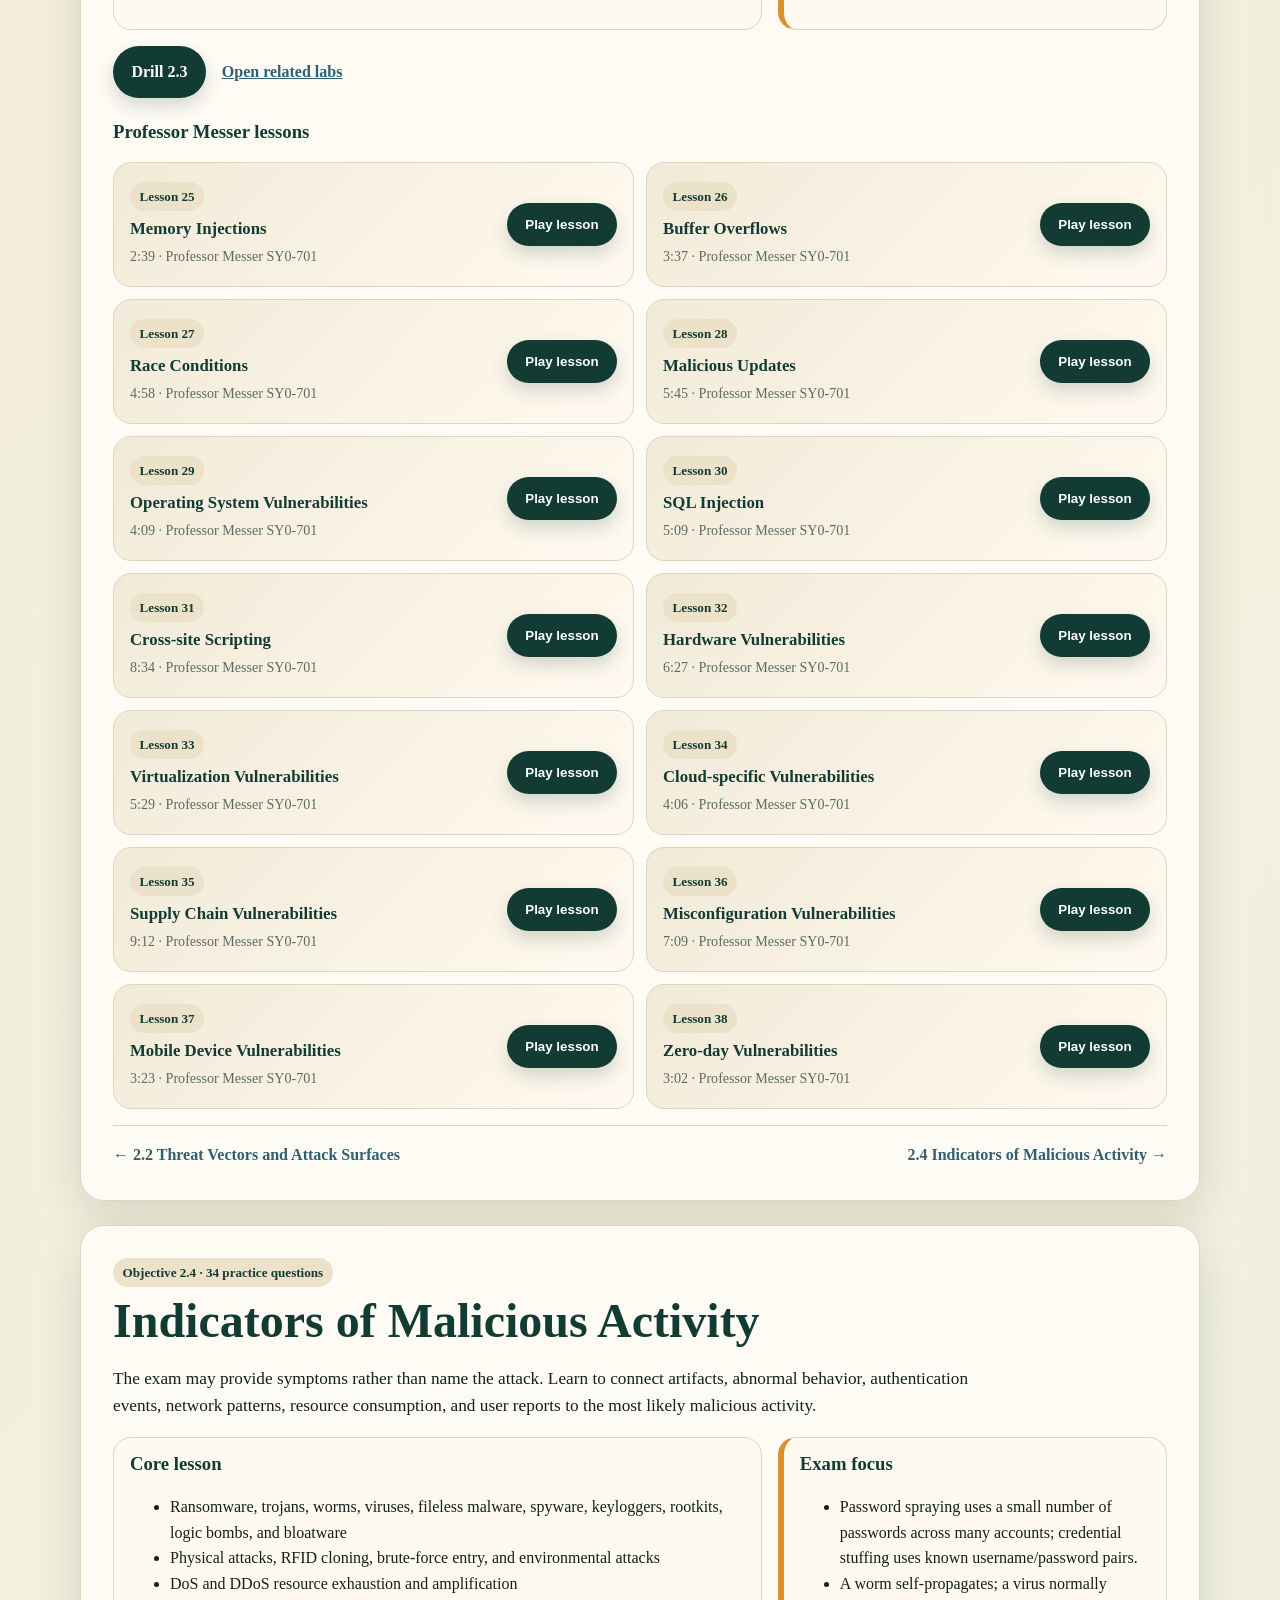
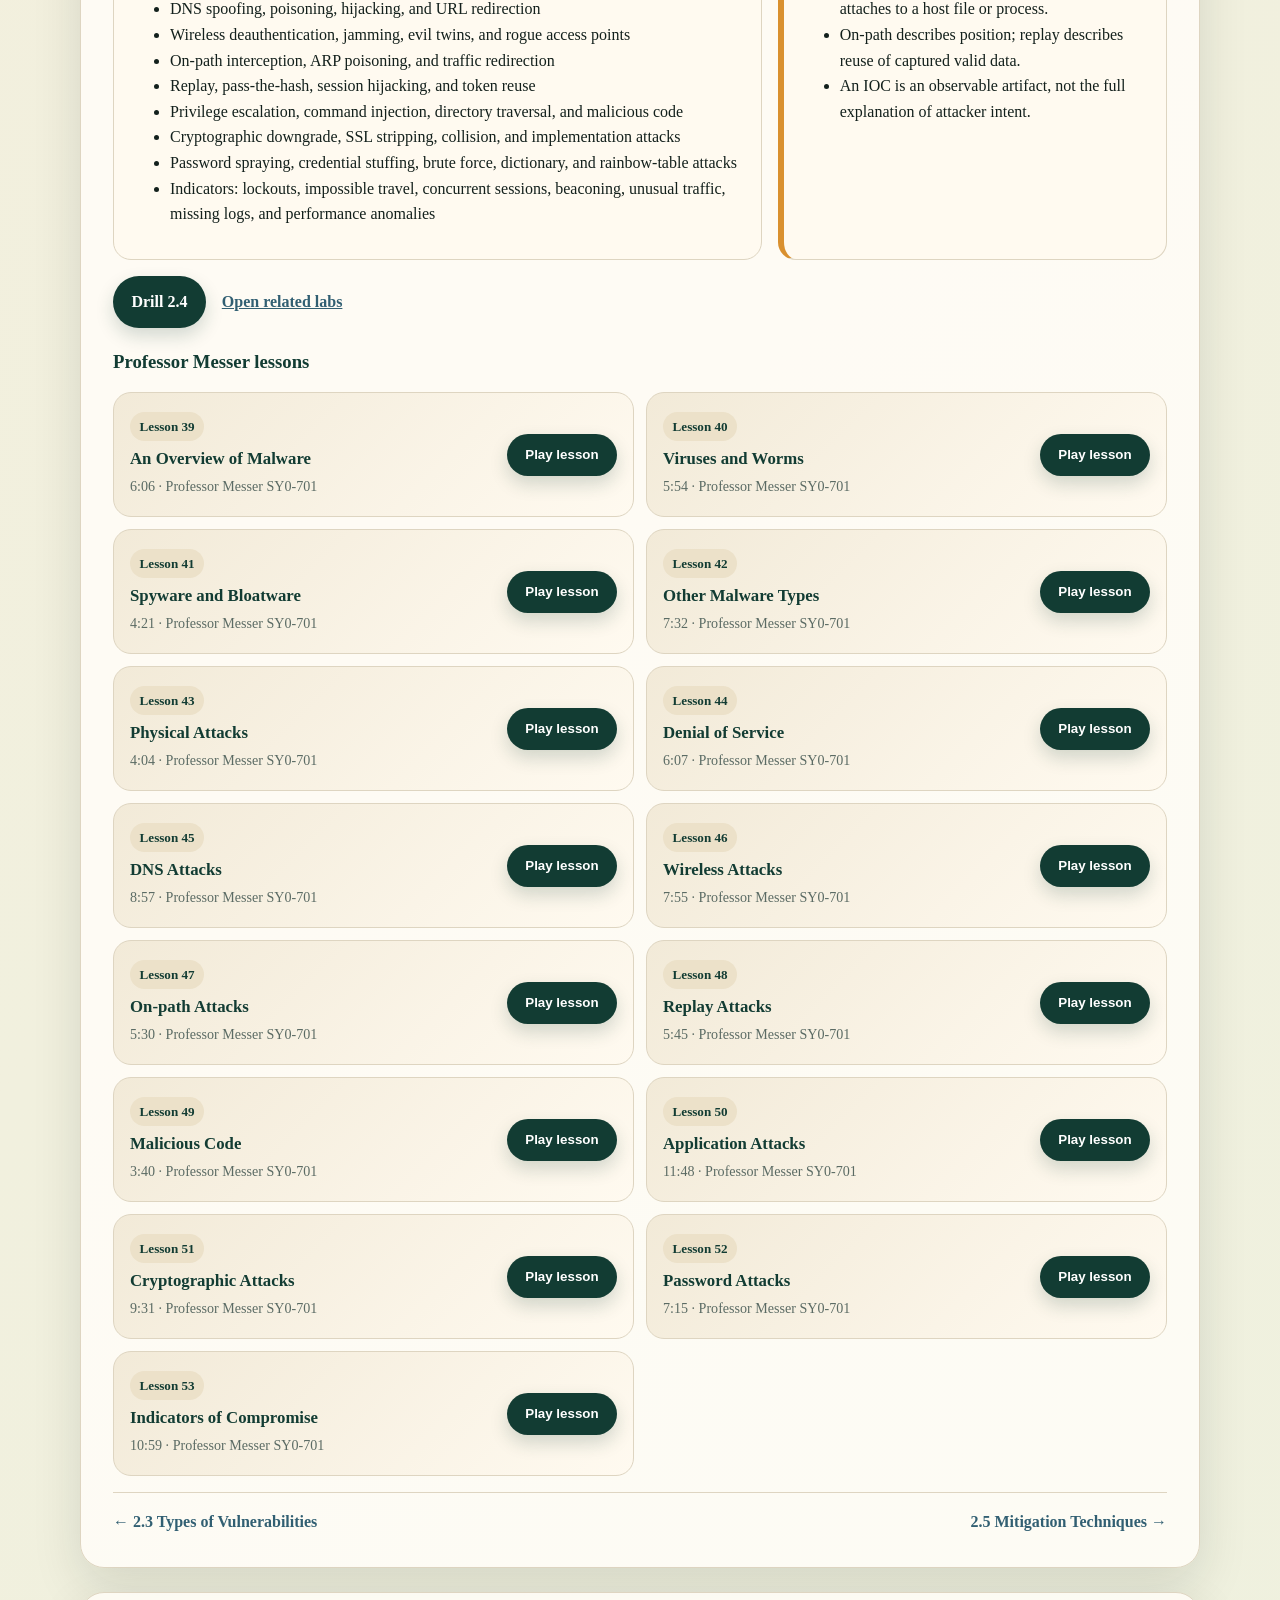
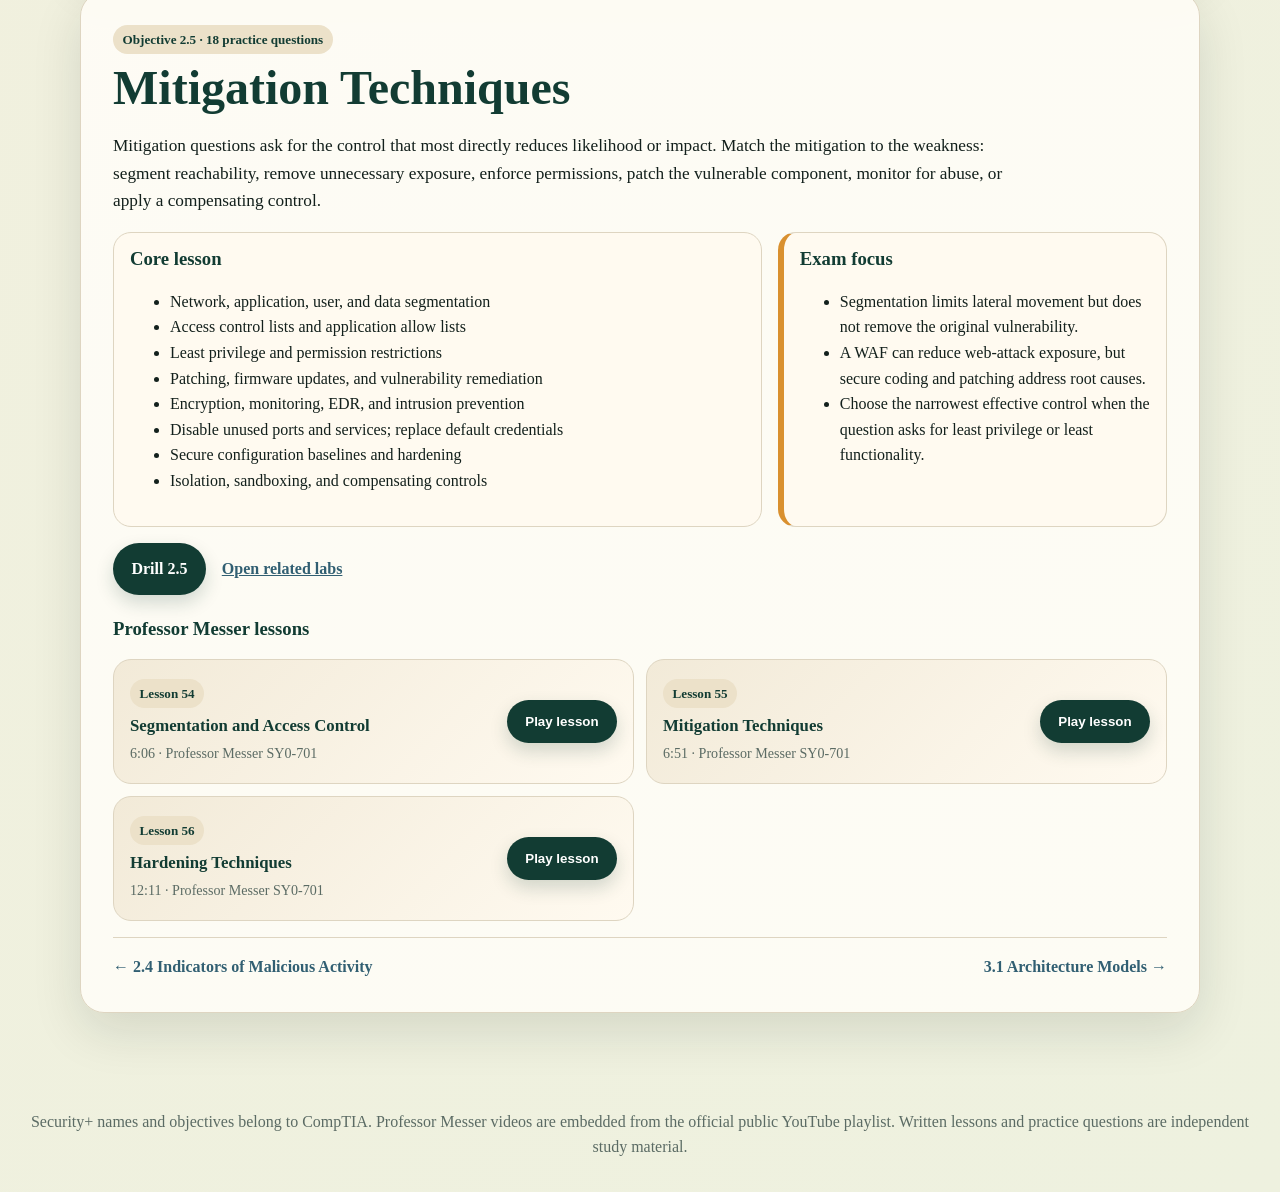
<file: domain-2.html>
<!DOCTYPE html><html lang="en"><head><meta charset="UTF-8"><meta name="viewport" content="width=device-width, initial-scale=1.0"><title>Domain 2: Threats, Vulnerabilities, and Mitigations - Security+ SY0-701</title><link rel="stylesheet" href="style.css"></head><body><header class="page-header domain-header"><p class="eyebrow">Domain 2 · 22% of exam</p><h1>2.0 Threats, Vulnerabilities, and Mitigations</h1><p>Recognize who attacks, how they enter, what weaknesses they exploit, which indicators reveal the activity, and which mitigation best reduces the risk.</p></header><nav class="site-nav" aria-label="Primary navigation"><a href="index.html">Home</a><a href="study.html">Study</a><a href="quiz.html">Practice Exam</a><a href="lab.html">Labs</a></nav><main><aside class="lesson-toc" aria-label="Domain lesson navigation"><div><strong>Domain 2 lessons</strong><a href="study.html">All domains</a></div><a href="#objective-2-1"><strong>2.1</strong><span>Threat Actors</span></a><a href="#objective-2-2"><strong>2.2</strong><span>Threat Vectors and Attack Surfaces</span></a><a href="#objective-2-3"><strong>2.3</strong><span>Types of Vulnerabilities</span></a><a href="#objective-2-4"><strong>2.4</strong><span>Indicators of Malicious Activity</span></a><a href="#objective-2-5"><strong>2.5</strong><span>Mitigation Techniques</span></a></aside><section class="lesson-section" id="objective-2-1"><div class="lesson-kicker">Objective 2.1 · 16 practice questions</div><h2>Threat Actors</h2><p class="lesson-summary">Threat-actor questions combine capability, access, motivation, and intent. Identify whether the actor is internal or external, skilled or unskilled, trusted or untrusted, and financially, politically, strategically, or personally motivated.</p><div class="lesson-grid"><article class="lesson-panel"><h3>Core lesson</h3><ul><li>Nation-state, organized crime, hacktivist, insider, unskilled attacker, competitor, and shadow IT</li><li>Authorized versus unauthorized actors</li><li>Internal, external, and third-party access</li><li>Resources, sophistication, persistence, and institutional knowledge</li><li>Motivations: financial gain, espionage, ideology, disruption, war, revenge, and ethical research</li></ul></article><article class="lesson-panel exam-focus"><h3>Exam focus</h3><ul><li>A valid account does not make activity authorized.</li><li>Shadow IT is a governance and visibility risk even without malicious intent.</li><li>Nation-state attribution requires more than “advanced malware”; look for resources, persistence, and strategic objectives.</li></ul></article></div><div class="lesson-actions"><a class="button" href="quiz.html?objective=2.1">Drill 2.1</a><a class="text-link" href="lab.html">Open related labs</a></div><h3 class="video-heading">Professor Messer lessons</h3><div class="video-grid"><article class="video-card"><div><span class="video-number">Lesson 19</span><h4>Threat Actors</h4><p>10:23 · Professor Messer SY0-701</p></div><button type="button" class="video-load" data-index="19" data-title="Threat Actors">Play lesson</button><noscript><a href="https://www.youtube.com/playlist?list=PLG49S3nxzAnl4QDVqK-hOnoqcSKEIDDuv" target="_blank" rel="noopener">Open official playlist</a></noscript></article></div><div class="lesson-nav"><a href="domain-1.html#objective-1-4">← 1.4 Cryptographic Solutions</a><a href="domain-2.html#objective-2-2">2.2 Threat Vectors and Attack Surfaces →</a></div></section><section class="lesson-section" id="objective-2-2"><div class="lesson-kicker">Objective 2.2 · 18 practice questions</div><h2>Threat Vectors and Attack Surfaces</h2><p class="lesson-summary">A threat vector is the path used to reach a target; the attack surface is the collection of exposed opportunities. This section focuses on messages, files, voice, removable media, wireless, social engineering, impersonation, and compromised sites.</p><div class="lesson-grid"><article class="lesson-panel"><h3>Core lesson</h3><ul><li>Message-, image-, file-, voice-, and removable-media vectors</li><li>Default credentials, exposed services, open ports, and vulnerable software</li><li>Phishing, spear phishing, whaling, smishing, vishing, and business email compromise</li><li>Impersonation, pretexting, invoice fraud, brand impersonation, and typosquatting</li><li>Watering-hole attacks and compromised trusted sites</li><li>Misinformation, social media, shoulder surfing, tailgating, dumpster diving, and elicitation</li></ul></article><article class="lesson-panel exam-focus"><h3>Exam focus</h3><ul><li>Spear phishing is targeted; whaling targets high-value executives or leaders.</li><li>Smishing uses text messages; vishing uses voice.</li><li>A watering-hole attack compromises a place the target already visits.</li><li>Choose the delivery path when asked for the vector, not the malware payload.</li></ul></article></div><div class="lesson-actions"><a class="button" href="quiz.html?objective=2.2">Drill 2.2</a><a class="text-link" href="lab.html">Open related labs</a></div><h3 class="video-heading">Professor Messer lessons</h3><div class="video-grid"><article class="video-card"><div><span class="video-number">Lesson 20</span><h4>Common Threat Vectors</h4><p>17:14 · Professor Messer SY0-701</p></div><button type="button" class="video-load" data-index="20" data-title="Common Threat Vectors">Play lesson</button><noscript><a href="https://www.youtube.com/playlist?list=PLG49S3nxzAnl4QDVqK-hOnoqcSKEIDDuv" target="_blank" rel="noopener">Open official playlist</a></noscript></article><article class="video-card"><div><span class="video-number">Lesson 21</span><h4>Phishing</h4><p>6:32 · Professor Messer SY0-701</p></div><button type="button" class="video-load" data-index="21" data-title="Phishing">Play lesson</button><noscript><a href="https://www.youtube.com/playlist?list=PLG49S3nxzAnl4QDVqK-hOnoqcSKEIDDuv" target="_blank" rel="noopener">Open official playlist</a></noscript></article><article class="video-card"><div><span class="video-number">Lesson 22</span><h4>Impersonation</h4><p>5:52 · Professor Messer SY0-701</p></div><button type="button" class="video-load" data-index="22" data-title="Impersonation">Play lesson</button><noscript><a href="https://www.youtube.com/playlist?list=PLG49S3nxzAnl4QDVqK-hOnoqcSKEIDDuv" target="_blank" rel="noopener">Open official playlist</a></noscript></article><article class="video-card"><div><span class="video-number">Lesson 23</span><h4>Watering Hole Attacks</h4><p>4:12 · Professor Messer SY0-701</p></div><button type="button" class="video-load" data-index="23" data-title="Watering Hole Attacks">Play lesson</button><noscript><a href="https://www.youtube.com/playlist?list=PLG49S3nxzAnl4QDVqK-hOnoqcSKEIDDuv" target="_blank" rel="noopener">Open official playlist</a></noscript></article><article class="video-card"><div><span class="video-number">Lesson 24</span><h4>Other Social Engineering Attacks</h4><p>3:29 · Professor Messer SY0-701</p></div><button type="button" class="video-load" data-index="24" data-title="Other Social Engineering Attacks">Play lesson</button><noscript><a href="https://www.youtube.com/playlist?list=PLG49S3nxzAnl4QDVqK-hOnoqcSKEIDDuv" target="_blank" rel="noopener">Open official playlist</a></noscript></article></div><div class="lesson-nav"><a href="domain-2.html#objective-2-1">← 2.1 Threat Actors</a><a href="domain-2.html#objective-2-3">2.3 Types of Vulnerabilities →</a></div></section><section class="lesson-section" id="objective-2-3"><div class="lesson-kicker">Objective 2.3 · 24 practice questions</div><h2>Types of Vulnerabilities</h2><p class="lesson-summary">Vulnerabilities are weaknesses that may be exploited. Focus on recognizing the flawed condition, not merely the attack result. The same compromise can originate from memory errors, insecure code, misconfiguration, obsolete hardware, cloud exposure, supply-chain compromise, or mobile-device changes.</p><div class="lesson-grid"><article class="lesson-panel"><h3>Core lesson</h3><ul><li>Memory injection, DLL injection, buffer overflow, integer overflow, and race conditions</li><li>Malicious updates and compromised update channels</li><li>Operating-system, application, firmware, and hardware weaknesses</li><li>SQL injection and cross-site scripting</li><li>Virtual-machine escape, resource reuse, and hypervisor risk</li><li>Cloud misconfiguration, metadata exposure, directory traversal, and authentication bypass</li><li>Supply-chain dependencies, vulnerable libraries, and vendor compromise</li><li>Mobile rooting, jailbreaking, sideloading, and unsupported devices</li><li>Zero-day vulnerabilities and unavailable patches</li></ul></article><article class="lesson-panel exam-focus"><h3>Exam focus</h3><ul><li>SQL injection changes database queries; XSS causes script to execute in a user’s browser.</li><li>A race condition exploits timing or order of operations.</li><li>Directory traversal escapes the intended file path.</li><li>“Zero-day” describes patch/knowledge status, not severity.</li></ul></article></div><div class="lesson-actions"><a class="button" href="quiz.html?objective=2.3">Drill 2.3</a><a class="text-link" href="lab.html">Open related labs</a></div><h3 class="video-heading">Professor Messer lessons</h3><div class="video-grid"><article class="video-card"><div><span class="video-number">Lesson 25</span><h4>Memory Injections</h4><p>2:39 · Professor Messer SY0-701</p></div><button type="button" class="video-load" data-index="25" data-title="Memory Injections">Play lesson</button><noscript><a href="https://www.youtube.com/playlist?list=PLG49S3nxzAnl4QDVqK-hOnoqcSKEIDDuv" target="_blank" rel="noopener">Open official playlist</a></noscript></article><article class="video-card"><div><span class="video-number">Lesson 26</span><h4>Buffer Overflows</h4><p>3:37 · Professor Messer SY0-701</p></div><button type="button" class="video-load" data-index="26" data-title="Buffer Overflows">Play lesson</button><noscript><a href="https://www.youtube.com/playlist?list=PLG49S3nxzAnl4QDVqK-hOnoqcSKEIDDuv" target="_blank" rel="noopener">Open official playlist</a></noscript></article><article class="video-card"><div><span class="video-number">Lesson 27</span><h4>Race Conditions</h4><p>4:58 · Professor Messer SY0-701</p></div><button type="button" class="video-load" data-index="27" data-title="Race Conditions">Play lesson</button><noscript><a href="https://www.youtube.com/playlist?list=PLG49S3nxzAnl4QDVqK-hOnoqcSKEIDDuv" target="_blank" rel="noopener">Open official playlist</a></noscript></article><article class="video-card"><div><span class="video-number">Lesson 28</span><h4>Malicious Updates</h4><p>5:45 · Professor Messer SY0-701</p></div><button type="button" class="video-load" data-index="28" data-title="Malicious Updates">Play lesson</button><noscript><a href="https://www.youtube.com/playlist?list=PLG49S3nxzAnl4QDVqK-hOnoqcSKEIDDuv" target="_blank" rel="noopener">Open official playlist</a></noscript></article><article class="video-card"><div><span class="video-number">Lesson 29</span><h4>Operating System Vulnerabilities</h4><p>4:09 · Professor Messer SY0-701</p></div><button type="button" class="video-load" data-index="29" data-title="Operating System Vulnerabilities">Play lesson</button><noscript><a href="https://www.youtube.com/playlist?list=PLG49S3nxzAnl4QDVqK-hOnoqcSKEIDDuv" target="_blank" rel="noopener">Open official playlist</a></noscript></article><article class="video-card"><div><span class="video-number">Lesson 30</span><h4>SQL Injection</h4><p>5:09 · Professor Messer SY0-701</p></div><button type="button" class="video-load" data-index="30" data-title="SQL Injection">Play lesson</button><noscript><a href="https://www.youtube.com/playlist?list=PLG49S3nxzAnl4QDVqK-hOnoqcSKEIDDuv" target="_blank" rel="noopener">Open official playlist</a></noscript></article><article class="video-card"><div><span class="video-number">Lesson 31</span><h4>Cross-site Scripting</h4><p>8:34 · Professor Messer SY0-701</p></div><button type="button" class="video-load" data-index="31" data-title="Cross-site Scripting">Play lesson</button><noscript><a href="https://www.youtube.com/playlist?list=PLG49S3nxzAnl4QDVqK-hOnoqcSKEIDDuv" target="_blank" rel="noopener">Open official playlist</a></noscript></article><article class="video-card"><div><span class="video-number">Lesson 32</span><h4>Hardware Vulnerabilities</h4><p>6:27 · Professor Messer SY0-701</p></div><button type="button" class="video-load" data-index="32" data-title="Hardware Vulnerabilities">Play lesson</button><noscript><a href="https://www.youtube.com/playlist?list=PLG49S3nxzAnl4QDVqK-hOnoqcSKEIDDuv" target="_blank" rel="noopener">Open official playlist</a></noscript></article><article class="video-card"><div><span class="video-number">Lesson 33</span><h4>Virtualization Vulnerabilities</h4><p>5:29 · Professor Messer SY0-701</p></div><button type="button" class="video-load" data-index="33" data-title="Virtualization Vulnerabilities">Play lesson</button><noscript><a href="https://www.youtube.com/playlist?list=PLG49S3nxzAnl4QDVqK-hOnoqcSKEIDDuv" target="_blank" rel="noopener">Open official playlist</a></noscript></article><article class="video-card"><div><span class="video-number">Lesson 34</span><h4>Cloud-specific Vulnerabilities</h4><p>4:06 · Professor Messer SY0-701</p></div><button type="button" class="video-load" data-index="34" data-title="Cloud-specific Vulnerabilities">Play lesson</button><noscript><a href="https://www.youtube.com/playlist?list=PLG49S3nxzAnl4QDVqK-hOnoqcSKEIDDuv" target="_blank" rel="noopener">Open official playlist</a></noscript></article><article class="video-card"><div><span class="video-number">Lesson 35</span><h4>Supply Chain Vulnerabilities</h4><p>9:12 · Professor Messer SY0-701</p></div><button type="button" class="video-load" data-index="35" data-title="Supply Chain Vulnerabilities">Play lesson</button><noscript><a href="https://www.youtube.com/playlist?list=PLG49S3nxzAnl4QDVqK-hOnoqcSKEIDDuv" target="_blank" rel="noopener">Open official playlist</a></noscript></article><article class="video-card"><div><span class="video-number">Lesson 36</span><h4>Misconfiguration Vulnerabilities</h4><p>7:09 · Professor Messer SY0-701</p></div><button type="button" class="video-load" data-index="36" data-title="Misconfiguration Vulnerabilities">Play lesson</button><noscript><a href="https://www.youtube.com/playlist?list=PLG49S3nxzAnl4QDVqK-hOnoqcSKEIDDuv" target="_blank" rel="noopener">Open official playlist</a></noscript></article><article class="video-card"><div><span class="video-number">Lesson 37</span><h4>Mobile Device Vulnerabilities</h4><p>3:23 · Professor Messer SY0-701</p></div><button type="button" class="video-load" data-index="37" data-title="Mobile Device Vulnerabilities">Play lesson</button><noscript><a href="https://www.youtube.com/playlist?list=PLG49S3nxzAnl4QDVqK-hOnoqcSKEIDDuv" target="_blank" rel="noopener">Open official playlist</a></noscript></article><article class="video-card"><div><span class="video-number">Lesson 38</span><h4>Zero-day Vulnerabilities</h4><p>3:02 · Professor Messer SY0-701</p></div><button type="button" class="video-load" data-index="38" data-title="Zero-day Vulnerabilities">Play lesson</button><noscript><a href="https://www.youtube.com/playlist?list=PLG49S3nxzAnl4QDVqK-hOnoqcSKEIDDuv" target="_blank" rel="noopener">Open official playlist</a></noscript></article></div><div class="lesson-nav"><a href="domain-2.html#objective-2-2">← 2.2 Threat Vectors and Attack Surfaces</a><a href="domain-2.html#objective-2-4">2.4 Indicators of Malicious Activity →</a></div></section><section class="lesson-section" id="objective-2-4"><div class="lesson-kicker">Objective 2.4 · 34 practice questions</div><h2>Indicators of Malicious Activity</h2><p class="lesson-summary">The exam may provide symptoms rather than name the attack. Learn to connect artifacts, abnormal behavior, authentication events, network patterns, resource consumption, and user reports to the most likely malicious activity.</p><div class="lesson-grid"><article class="lesson-panel"><h3>Core lesson</h3><ul><li>Ransomware, trojans, worms, viruses, fileless malware, spyware, keyloggers, rootkits, logic bombs, and bloatware</li><li>Physical attacks, RFID cloning, brute-force entry, and environmental attacks</li><li>DoS and DDoS resource exhaustion and amplification</li><li>DNS spoofing, poisoning, hijacking, and URL redirection</li><li>Wireless deauthentication, jamming, evil twins, and rogue access points</li><li>On-path interception, ARP poisoning, and traffic redirection</li><li>Replay, pass-the-hash, session hijacking, and token reuse</li><li>Privilege escalation, command injection, directory traversal, and malicious code</li><li>Cryptographic downgrade, SSL stripping, collision, and implementation attacks</li><li>Password spraying, credential stuffing, brute force, dictionary, and rainbow-table attacks</li><li>Indicators: lockouts, impossible travel, concurrent sessions, beaconing, unusual traffic, missing logs, and performance anomalies</li></ul></article><article class="lesson-panel exam-focus"><h3>Exam focus</h3><ul><li>Password spraying uses a small number of passwords across many accounts; credential stuffing uses known username/password pairs.</li><li>A worm self-propagates; a virus normally attaches to a host file or process.</li><li>On-path describes position; replay describes reuse of captured valid data.</li><li>An IOC is an observable artifact, not the full explanation of attacker intent.</li></ul></article></div><div class="lesson-actions"><a class="button" href="quiz.html?objective=2.4">Drill 2.4</a><a class="text-link" href="lab.html">Open related labs</a></div><h3 class="video-heading">Professor Messer lessons</h3><div class="video-grid"><article class="video-card"><div><span class="video-number">Lesson 39</span><h4>An Overview of Malware</h4><p>6:06 · Professor Messer SY0-701</p></div><button type="button" class="video-load" data-index="39" data-title="An Overview of Malware">Play lesson</button><noscript><a href="https://www.youtube.com/playlist?list=PLG49S3nxzAnl4QDVqK-hOnoqcSKEIDDuv" target="_blank" rel="noopener">Open official playlist</a></noscript></article><article class="video-card"><div><span class="video-number">Lesson 40</span><h4>Viruses and Worms</h4><p>5:54 · Professor Messer SY0-701</p></div><button type="button" class="video-load" data-index="40" data-title="Viruses and Worms">Play lesson</button><noscript><a href="https://www.youtube.com/playlist?list=PLG49S3nxzAnl4QDVqK-hOnoqcSKEIDDuv" target="_blank" rel="noopener">Open official playlist</a></noscript></article><article class="video-card"><div><span class="video-number">Lesson 41</span><h4>Spyware and Bloatware</h4><p>4:21 · Professor Messer SY0-701</p></div><button type="button" class="video-load" data-index="41" data-title="Spyware and Bloatware">Play lesson</button><noscript><a href="https://www.youtube.com/playlist?list=PLG49S3nxzAnl4QDVqK-hOnoqcSKEIDDuv" target="_blank" rel="noopener">Open official playlist</a></noscript></article><article class="video-card"><div><span class="video-number">Lesson 42</span><h4>Other Malware Types</h4><p>7:32 · Professor Messer SY0-701</p></div><button type="button" class="video-load" data-index="42" data-title="Other Malware Types">Play lesson</button><noscript><a href="https://www.youtube.com/playlist?list=PLG49S3nxzAnl4QDVqK-hOnoqcSKEIDDuv" target="_blank" rel="noopener">Open official playlist</a></noscript></article><article class="video-card"><div><span class="video-number">Lesson 43</span><h4>Physical Attacks</h4><p>4:04 · Professor Messer SY0-701</p></div><button type="button" class="video-load" data-index="43" data-title="Physical Attacks">Play lesson</button><noscript><a href="https://www.youtube.com/playlist?list=PLG49S3nxzAnl4QDVqK-hOnoqcSKEIDDuv" target="_blank" rel="noopener">Open official playlist</a></noscript></article><article class="video-card"><div><span class="video-number">Lesson 44</span><h4>Denial of Service</h4><p>6:07 · Professor Messer SY0-701</p></div><button type="button" class="video-load" data-index="44" data-title="Denial of Service">Play lesson</button><noscript><a href="https://www.youtube.com/playlist?list=PLG49S3nxzAnl4QDVqK-hOnoqcSKEIDDuv" target="_blank" rel="noopener">Open official playlist</a></noscript></article><article class="video-card"><div><span class="video-number">Lesson 45</span><h4>DNS Attacks</h4><p>8:57 · Professor Messer SY0-701</p></div><button type="button" class="video-load" data-index="45" data-title="DNS Attacks">Play lesson</button><noscript><a href="https://www.youtube.com/playlist?list=PLG49S3nxzAnl4QDVqK-hOnoqcSKEIDDuv" target="_blank" rel="noopener">Open official playlist</a></noscript></article><article class="video-card"><div><span class="video-number">Lesson 46</span><h4>Wireless Attacks</h4><p>7:55 · Professor Messer SY0-701</p></div><button type="button" class="video-load" data-index="46" data-title="Wireless Attacks">Play lesson</button><noscript><a href="https://www.youtube.com/playlist?list=PLG49S3nxzAnl4QDVqK-hOnoqcSKEIDDuv" target="_blank" rel="noopener">Open official playlist</a></noscript></article><article class="video-card"><div><span class="video-number">Lesson 47</span><h4>On-path Attacks</h4><p>5:30 · Professor Messer SY0-701</p></div><button type="button" class="video-load" data-index="47" data-title="On-path Attacks">Play lesson</button><noscript><a href="https://www.youtube.com/playlist?list=PLG49S3nxzAnl4QDVqK-hOnoqcSKEIDDuv" target="_blank" rel="noopener">Open official playlist</a></noscript></article><article class="video-card"><div><span class="video-number">Lesson 48</span><h4>Replay Attacks</h4><p>5:45 · Professor Messer SY0-701</p></div><button type="button" class="video-load" data-index="48" data-title="Replay Attacks">Play lesson</button><noscript><a href="https://www.youtube.com/playlist?list=PLG49S3nxzAnl4QDVqK-hOnoqcSKEIDDuv" target="_blank" rel="noopener">Open official playlist</a></noscript></article><article class="video-card"><div><span class="video-number">Lesson 49</span><h4>Malicious Code</h4><p>3:40 · Professor Messer SY0-701</p></div><button type="button" class="video-load" data-index="49" data-title="Malicious Code">Play lesson</button><noscript><a href="https://www.youtube.com/playlist?list=PLG49S3nxzAnl4QDVqK-hOnoqcSKEIDDuv" target="_blank" rel="noopener">Open official playlist</a></noscript></article><article class="video-card"><div><span class="video-number">Lesson 50</span><h4>Application Attacks</h4><p>11:48 · Professor Messer SY0-701</p></div><button type="button" class="video-load" data-index="50" data-title="Application Attacks">Play lesson</button><noscript><a href="https://www.youtube.com/playlist?list=PLG49S3nxzAnl4QDVqK-hOnoqcSKEIDDuv" target="_blank" rel="noopener">Open official playlist</a></noscript></article><article class="video-card"><div><span class="video-number">Lesson 51</span><h4>Cryptographic Attacks</h4><p>9:31 · Professor Messer SY0-701</p></div><button type="button" class="video-load" data-index="51" data-title="Cryptographic Attacks">Play lesson</button><noscript><a href="https://www.youtube.com/playlist?list=PLG49S3nxzAnl4QDVqK-hOnoqcSKEIDDuv" target="_blank" rel="noopener">Open official playlist</a></noscript></article><article class="video-card"><div><span class="video-number">Lesson 52</span><h4>Password Attacks</h4><p>7:15 · Professor Messer SY0-701</p></div><button type="button" class="video-load" data-index="52" data-title="Password Attacks">Play lesson</button><noscript><a href="https://www.youtube.com/playlist?list=PLG49S3nxzAnl4QDVqK-hOnoqcSKEIDDuv" target="_blank" rel="noopener">Open official playlist</a></noscript></article><article class="video-card"><div><span class="video-number">Lesson 53</span><h4>Indicators of Compromise</h4><p>10:59 · Professor Messer SY0-701</p></div><button type="button" class="video-load" data-index="53" data-title="Indicators of Compromise">Play lesson</button><noscript><a href="https://www.youtube.com/playlist?list=PLG49S3nxzAnl4QDVqK-hOnoqcSKEIDDuv" target="_blank" rel="noopener">Open official playlist</a></noscript></article></div><div class="lesson-nav"><a href="domain-2.html#objective-2-3">← 2.3 Types of Vulnerabilities</a><a href="domain-2.html#objective-2-5">2.5 Mitigation Techniques →</a></div></section><section class="lesson-section" id="objective-2-5"><div class="lesson-kicker">Objective 2.5 · 18 practice questions</div><h2>Mitigation Techniques</h2><p class="lesson-summary">Mitigation questions ask for the control that most directly reduces likelihood or impact. Match the mitigation to the weakness: segment reachability, remove unnecessary exposure, enforce permissions, patch the vulnerable component, monitor for abuse, or apply a compensating control.</p><div class="lesson-grid"><article class="lesson-panel"><h3>Core lesson</h3><ul><li>Network, application, user, and data segmentation</li><li>Access control lists and application allow lists</li><li>Least privilege and permission restrictions</li><li>Patching, firmware updates, and vulnerability remediation</li><li>Encryption, monitoring, EDR, and intrusion prevention</li><li>Disable unused ports and services; replace default credentials</li><li>Secure configuration baselines and hardening</li><li>Isolation, sandboxing, and compensating controls</li></ul></article><article class="lesson-panel exam-focus"><h3>Exam focus</h3><ul><li>Segmentation limits lateral movement but does not remove the original vulnerability.</li><li>A WAF can reduce web-attack exposure, but secure coding and patching address root causes.</li><li>Choose the narrowest effective control when the question asks for least privilege or least functionality.</li></ul></article></div><div class="lesson-actions"><a class="button" href="quiz.html?objective=2.5">Drill 2.5</a><a class="text-link" href="lab.html">Open related labs</a></div><h3 class="video-heading">Professor Messer lessons</h3><div class="video-grid"><article class="video-card"><div><span class="video-number">Lesson 54</span><h4>Segmentation and Access Control</h4><p>6:06 · Professor Messer SY0-701</p></div><button type="button" class="video-load" data-index="54" data-title="Segmentation and Access Control">Play lesson</button><noscript><a href="https://www.youtube.com/playlist?list=PLG49S3nxzAnl4QDVqK-hOnoqcSKEIDDuv" target="_blank" rel="noopener">Open official playlist</a></noscript></article><article class="video-card"><div><span class="video-number">Lesson 55</span><h4>Mitigation Techniques</h4><p>6:51 · Professor Messer SY0-701</p></div><button type="button" class="video-load" data-index="55" data-title="Mitigation Techniques">Play lesson</button><noscript><a href="https://www.youtube.com/playlist?list=PLG49S3nxzAnl4QDVqK-hOnoqcSKEIDDuv" target="_blank" rel="noopener">Open official playlist</a></noscript></article><article class="video-card"><div><span class="video-number">Lesson 56</span><h4>Hardening Techniques</h4><p>12:11 · Professor Messer SY0-701</p></div><button type="button" class="video-load" data-index="56" data-title="Hardening Techniques">Play lesson</button><noscript><a href="https://www.youtube.com/playlist?list=PLG49S3nxzAnl4QDVqK-hOnoqcSKEIDDuv" target="_blank" rel="noopener">Open official playlist</a></noscript></article></div><div class="lesson-nav"><a href="domain-2.html#objective-2-4">← 2.4 Indicators of Malicious Activity</a><a href="domain-3.html#objective-3-1">3.1 Architecture Models →</a></div></section></main><footer>Security+ names and objectives belong to CompTIA. Professor Messer videos are embedded from the official public YouTube playlist. Written lessons and practice questions are independent study material.</footer><script src="videos.js"></script>
<script>
function loadLessonVideo(button){
 const card=button.closest('.video-card');
 const lessonNumber=Number(button.dataset.index);
 const video=typeof getProfessorMesserVideoByLesson==='function' ? getProfessorMesserVideoByLesson(lessonNumber) : null;
 if(!video || !video.videoId){
   const missing=document.createElement('div');
   missing.className='video-missing';
   missing.innerHTML='<strong>Video link not added yet.</strong><p>This lesson is already mapped in <code>videos.js</code>. Fill in <code>videoId</code>, <code>watchUrl</code>, and <code>embedUrl</code> for lesson '+lessonNumber+'.</p>';
   card.replaceWith(missing);
   return;
 }
 const frame=document.createElement('iframe');
 frame.className='lesson-frame';
 frame.src=video.embedUrl || ('https://www.youtube-nocookie.com/embed/'+encodeURIComponent(video.videoId)+'?rel=0');
 frame.title=video.title+' - Professor Messer SY0-701';
 frame.loading='lazy';
 frame.allow='accelerometer; autoplay; clipboard-write; encrypted-media; gyroscope; picture-in-picture; web-share';
 frame.allowFullscreen=true;
 card.replaceWith(frame);
}
document.querySelectorAll('.video-load').forEach(function(button){
 const lessonNumber=Number(button.dataset.index);
 const video=typeof getProfessorMesserVideoByLesson==='function' ? getProfessorMesserVideoByLesson(lessonNumber) : null;
 if(video && video.videoId){
   button.dataset.videoId=video.videoId;
   button.addEventListener('click',function(){loadLessonVideo(button);});
 } else {
   button.textContent='Video link needed';
   button.classList.add('missing-video-link');
   button.addEventListener('click',function(){loadLessonVideo(button);});
 }
});
</script></body></html>
</file>
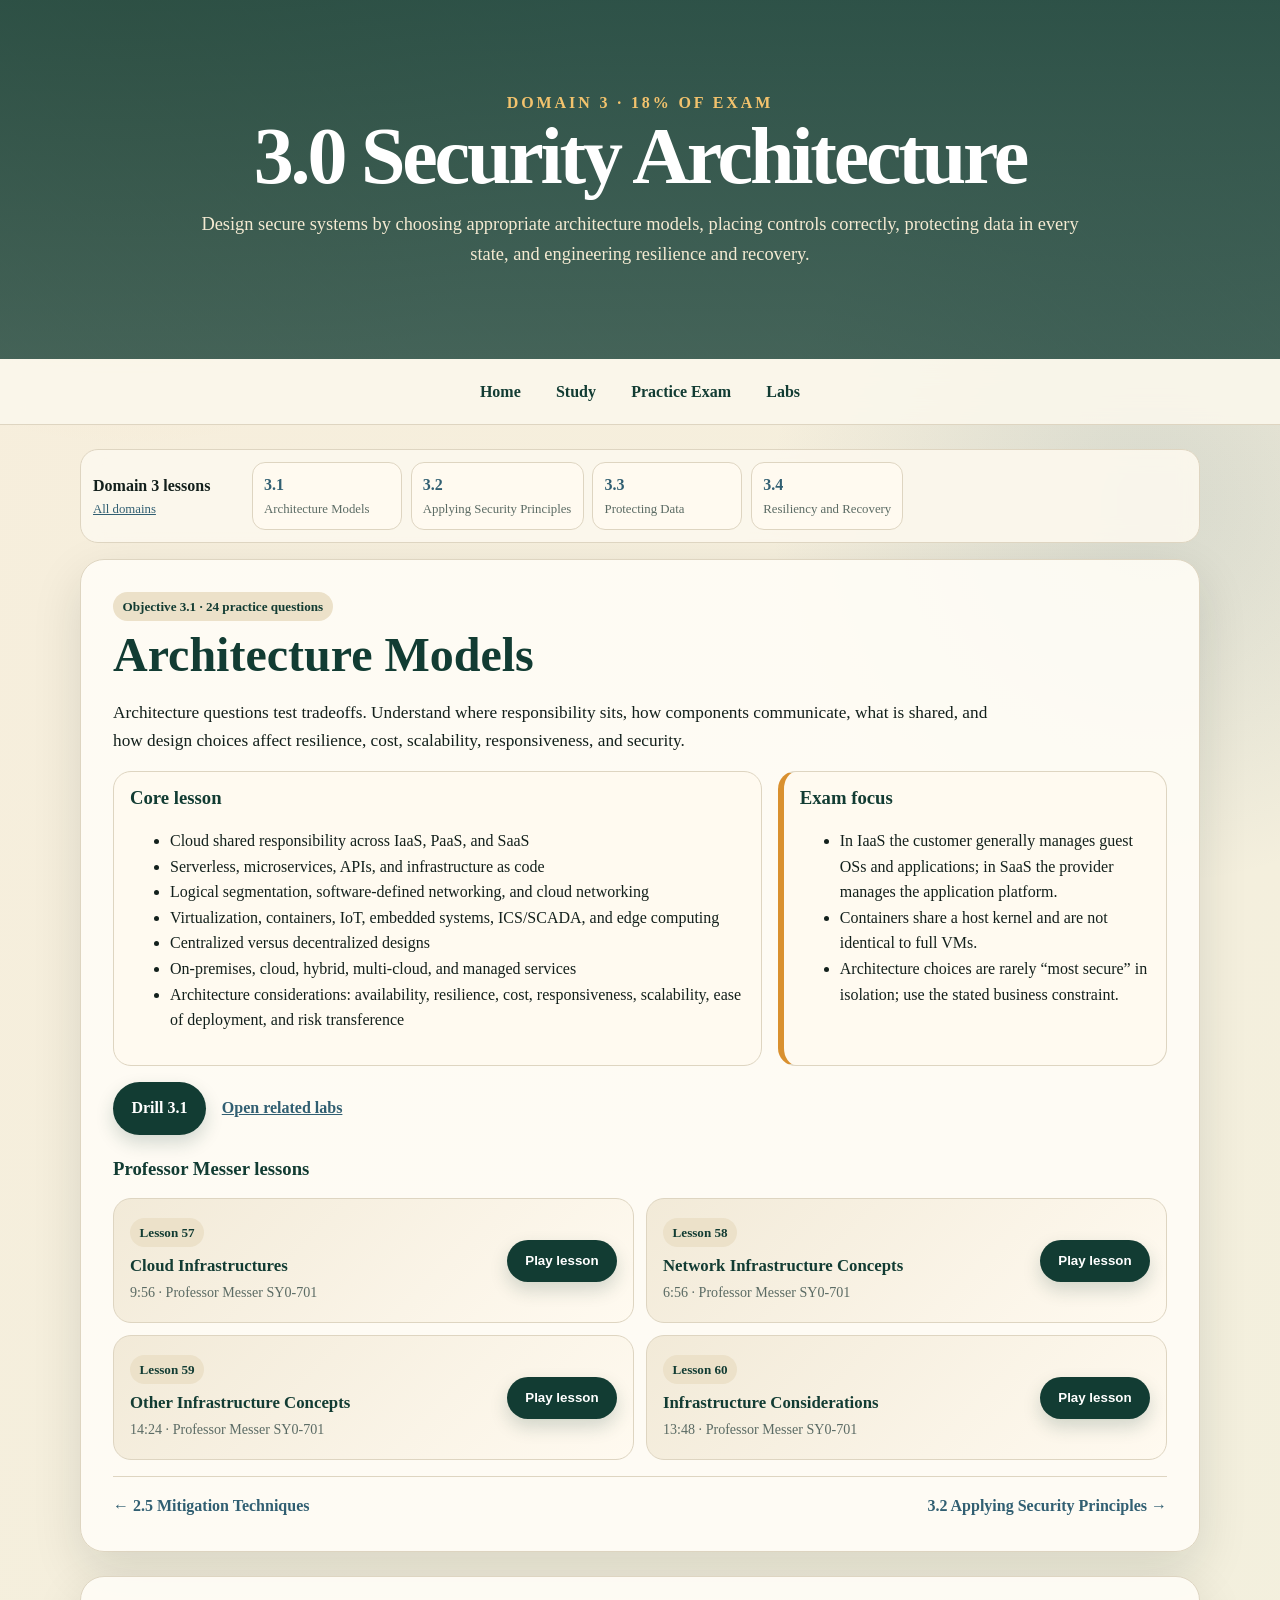
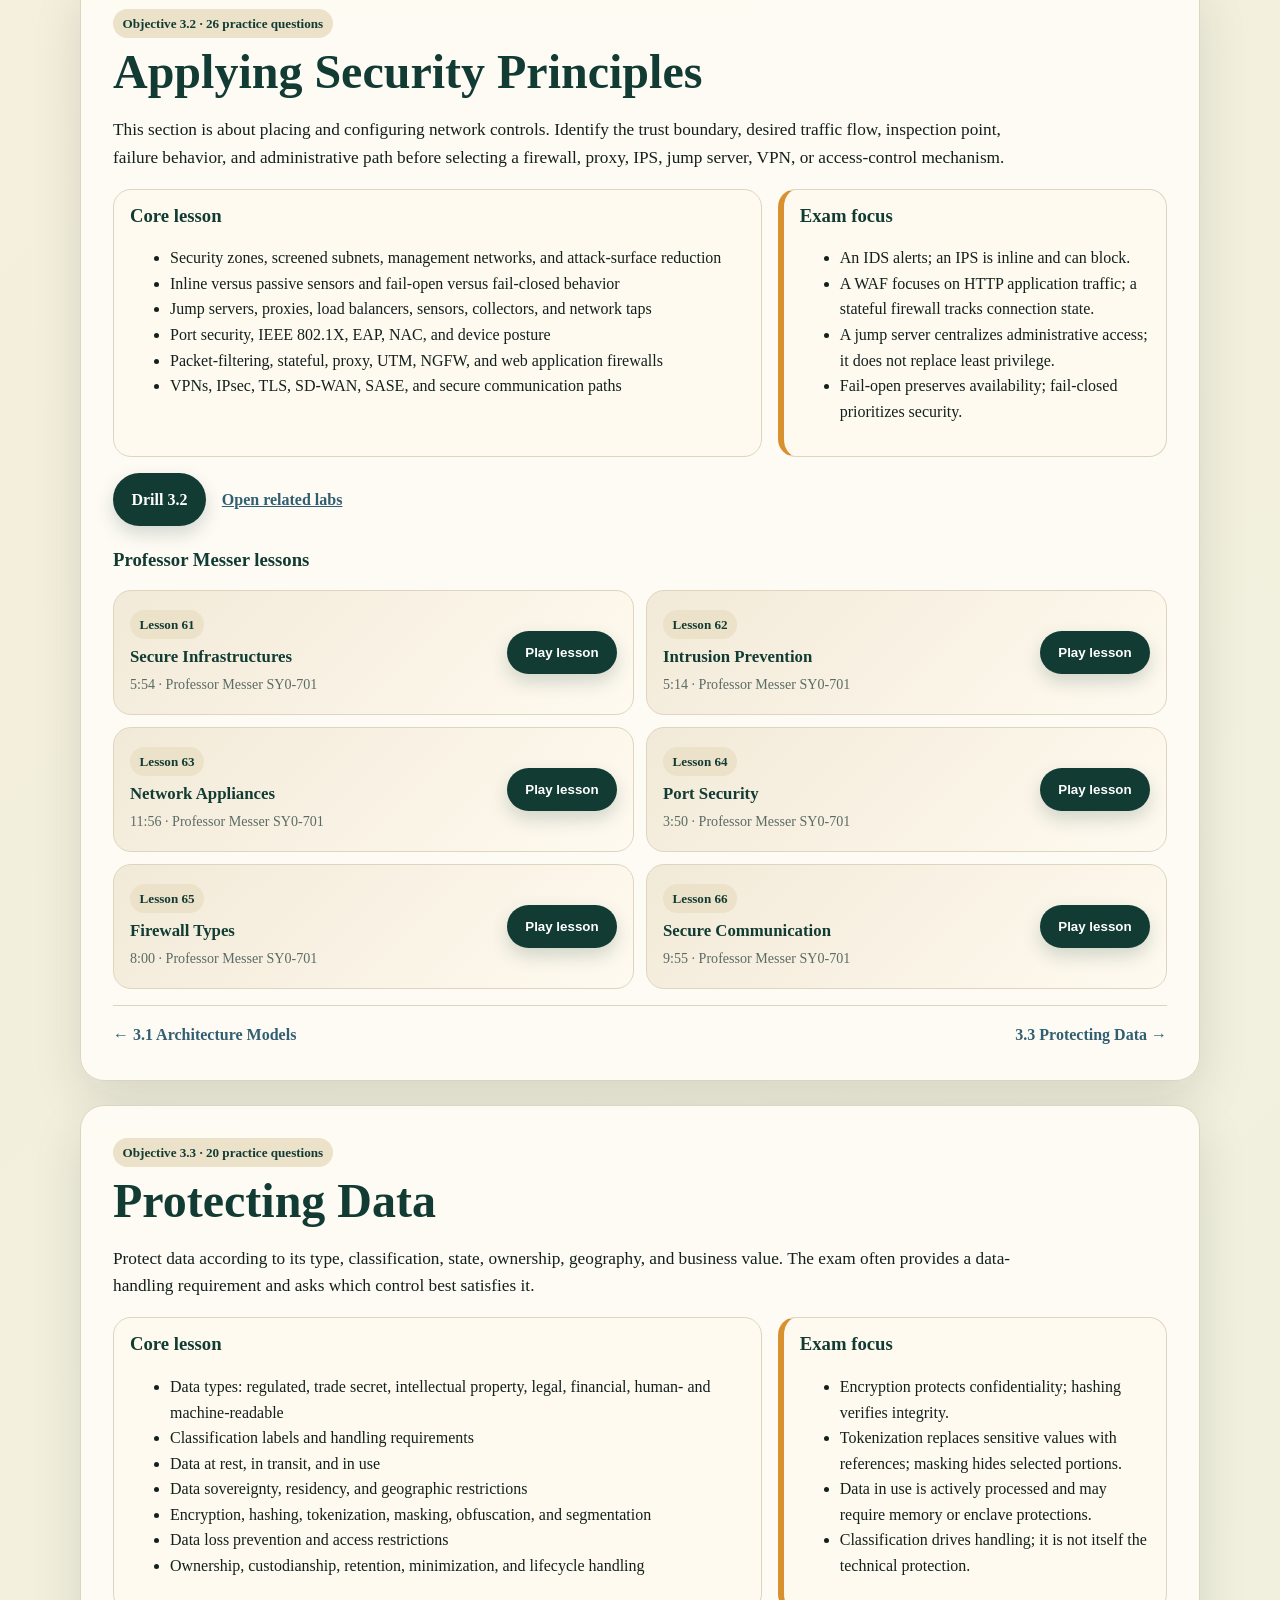
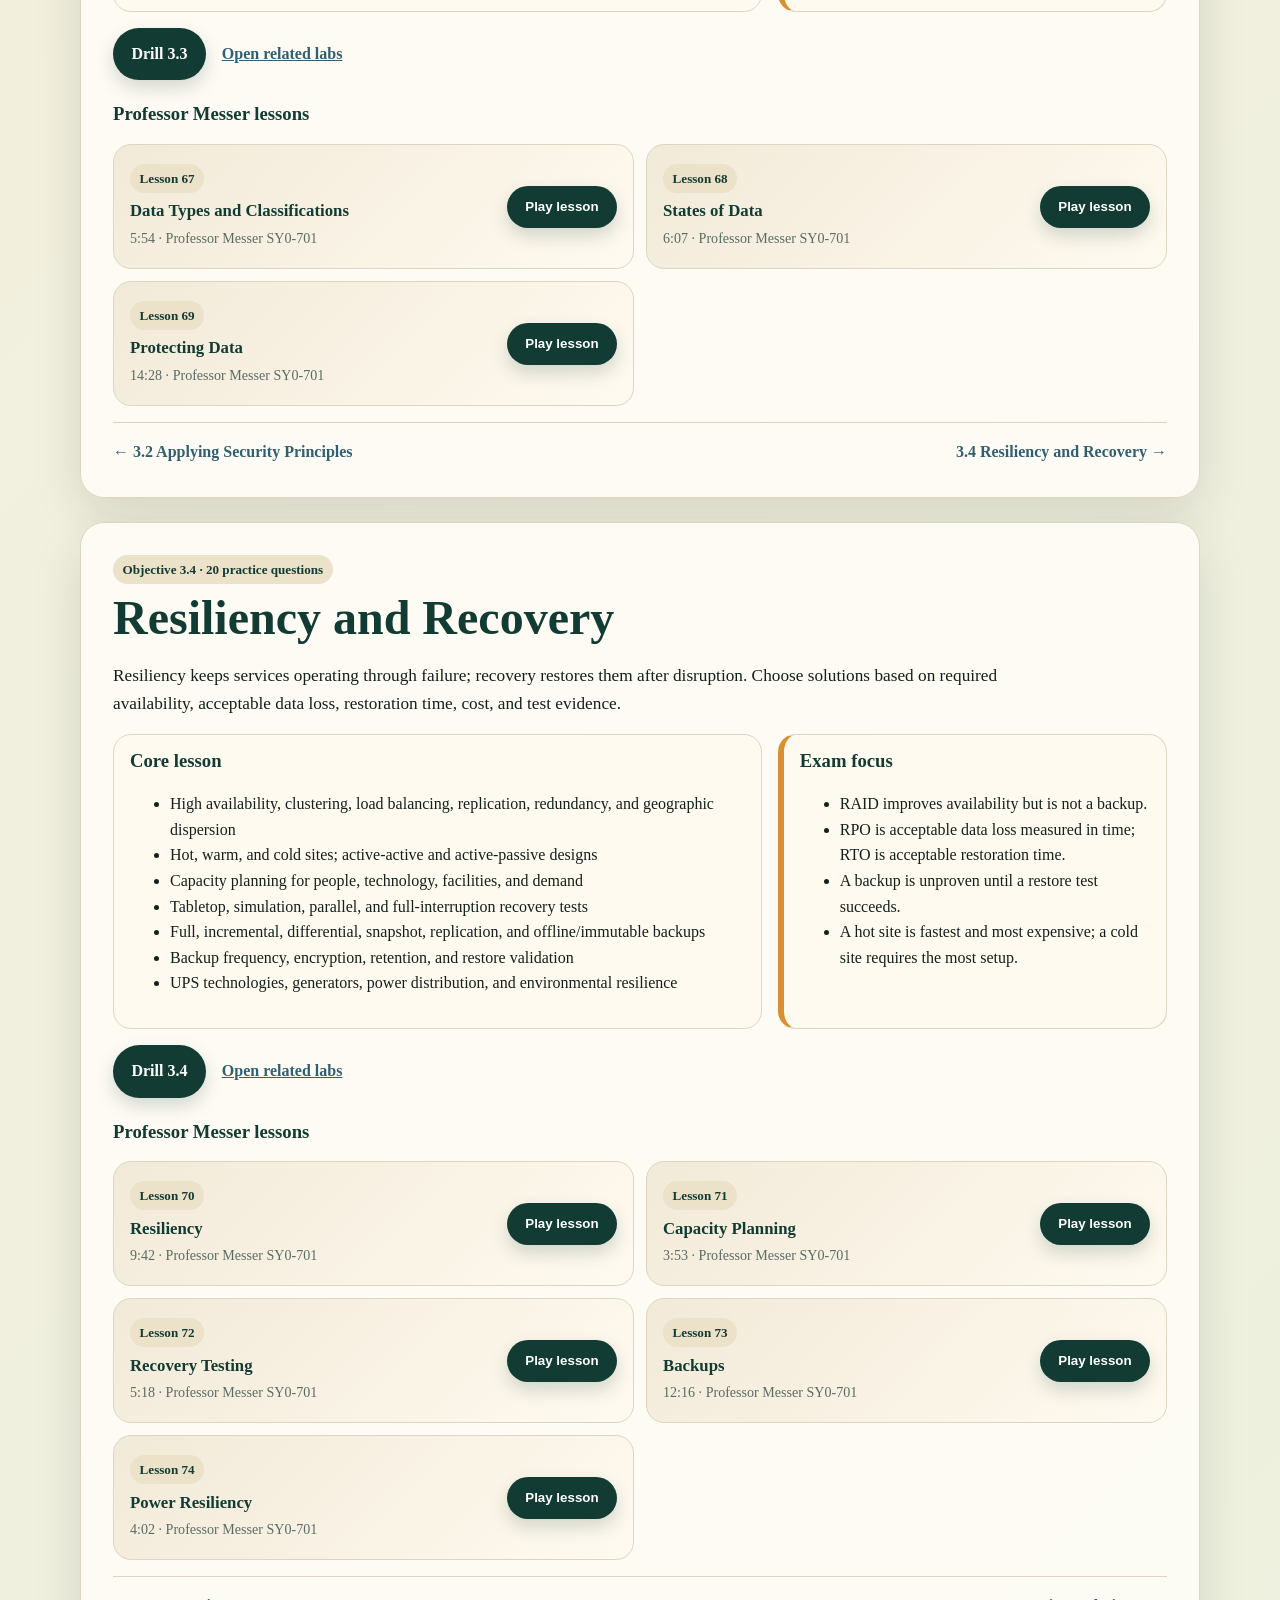
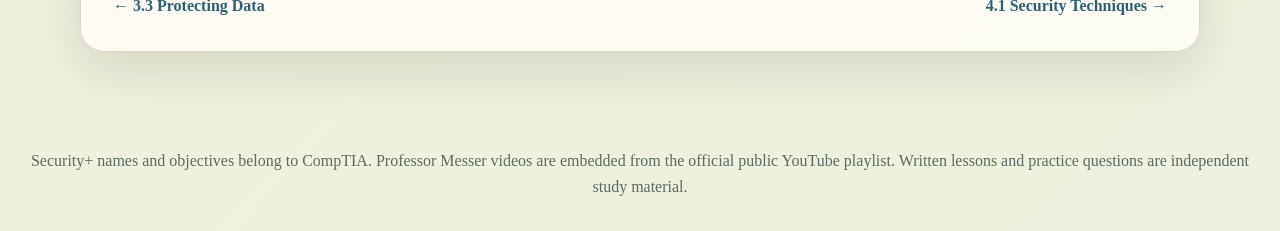
<file: domain-3.html>
<!DOCTYPE html><html lang="en"><head><meta charset="UTF-8"><meta name="viewport" content="width=device-width, initial-scale=1.0"><title>Domain 3: Security Architecture - Security+ SY0-701</title><link rel="stylesheet" href="style.css"></head><body><header class="page-header domain-header"><p class="eyebrow">Domain 3 · 18% of exam</p><h1>3.0 Security Architecture</h1><p>Design secure systems by choosing appropriate architecture models, placing controls correctly, protecting data in every state, and engineering resilience and recovery.</p></header><nav class="site-nav" aria-label="Primary navigation"><a href="index.html">Home</a><a href="study.html">Study</a><a href="quiz.html">Practice Exam</a><a href="lab.html">Labs</a></nav><main><aside class="lesson-toc" aria-label="Domain lesson navigation"><div><strong>Domain 3 lessons</strong><a href="study.html">All domains</a></div><a href="#objective-3-1"><strong>3.1</strong><span>Architecture Models</span></a><a href="#objective-3-2"><strong>3.2</strong><span>Applying Security Principles</span></a><a href="#objective-3-3"><strong>3.3</strong><span>Protecting Data</span></a><a href="#objective-3-4"><strong>3.4</strong><span>Resiliency and Recovery</span></a></aside><section class="lesson-section" id="objective-3-1"><div class="lesson-kicker">Objective 3.1 · 24 practice questions</div><h2>Architecture Models</h2><p class="lesson-summary">Architecture questions test tradeoffs. Understand where responsibility sits, how components communicate, what is shared, and how design choices affect resilience, cost, scalability, responsiveness, and security.</p><div class="lesson-grid"><article class="lesson-panel"><h3>Core lesson</h3><ul><li>Cloud shared responsibility across IaaS, PaaS, and SaaS</li><li>Serverless, microservices, APIs, and infrastructure as code</li><li>Logical segmentation, software-defined networking, and cloud networking</li><li>Virtualization, containers, IoT, embedded systems, ICS/SCADA, and edge computing</li><li>Centralized versus decentralized designs</li><li>On-premises, cloud, hybrid, multi-cloud, and managed services</li><li>Architecture considerations: availability, resilience, cost, responsiveness, scalability, ease of deployment, and risk transference</li></ul></article><article class="lesson-panel exam-focus"><h3>Exam focus</h3><ul><li>In IaaS the customer generally manages guest OSs and applications; in SaaS the provider manages the application platform.</li><li>Containers share a host kernel and are not identical to full VMs.</li><li>Architecture choices are rarely “most secure” in isolation; use the stated business constraint.</li></ul></article></div><div class="lesson-actions"><a class="button" href="quiz.html?objective=3.1">Drill 3.1</a><a class="text-link" href="lab.html">Open related labs</a></div><h3 class="video-heading">Professor Messer lessons</h3><div class="video-grid"><article class="video-card"><div><span class="video-number">Lesson 57</span><h4>Cloud Infrastructures</h4><p>9:56 · Professor Messer SY0-701</p></div><button type="button" class="video-load" data-index="57" data-title="Cloud Infrastructures">Play lesson</button><noscript><a href="https://www.youtube.com/playlist?list=PLG49S3nxzAnl4QDVqK-hOnoqcSKEIDDuv" target="_blank" rel="noopener">Open official playlist</a></noscript></article><article class="video-card"><div><span class="video-number">Lesson 58</span><h4>Network Infrastructure Concepts</h4><p>6:56 · Professor Messer SY0-701</p></div><button type="button" class="video-load" data-index="58" data-title="Network Infrastructure Concepts">Play lesson</button><noscript><a href="https://www.youtube.com/playlist?list=PLG49S3nxzAnl4QDVqK-hOnoqcSKEIDDuv" target="_blank" rel="noopener">Open official playlist</a></noscript></article><article class="video-card"><div><span class="video-number">Lesson 59</span><h4>Other Infrastructure Concepts</h4><p>14:24 · Professor Messer SY0-701</p></div><button type="button" class="video-load" data-index="59" data-title="Other Infrastructure Concepts">Play lesson</button><noscript><a href="https://www.youtube.com/playlist?list=PLG49S3nxzAnl4QDVqK-hOnoqcSKEIDDuv" target="_blank" rel="noopener">Open official playlist</a></noscript></article><article class="video-card"><div><span class="video-number">Lesson 60</span><h4>Infrastructure Considerations</h4><p>13:48 · Professor Messer SY0-701</p></div><button type="button" class="video-load" data-index="60" data-title="Infrastructure Considerations">Play lesson</button><noscript><a href="https://www.youtube.com/playlist?list=PLG49S3nxzAnl4QDVqK-hOnoqcSKEIDDuv" target="_blank" rel="noopener">Open official playlist</a></noscript></article></div><div class="lesson-nav"><a href="domain-2.html#objective-2-5">← 2.5 Mitigation Techniques</a><a href="domain-3.html#objective-3-2">3.2 Applying Security Principles →</a></div></section><section class="lesson-section" id="objective-3-2"><div class="lesson-kicker">Objective 3.2 · 26 practice questions</div><h2>Applying Security Principles</h2><p class="lesson-summary">This section is about placing and configuring network controls. Identify the trust boundary, desired traffic flow, inspection point, failure behavior, and administrative path before selecting a firewall, proxy, IPS, jump server, VPN, or access-control mechanism.</p><div class="lesson-grid"><article class="lesson-panel"><h3>Core lesson</h3><ul><li>Security zones, screened subnets, management networks, and attack-surface reduction</li><li>Inline versus passive sensors and fail-open versus fail-closed behavior</li><li>Jump servers, proxies, load balancers, sensors, collectors, and network taps</li><li>Port security, IEEE 802.1X, EAP, NAC, and device posture</li><li>Packet-filtering, stateful, proxy, UTM, NGFW, and web application firewalls</li><li>VPNs, IPsec, TLS, SD-WAN, SASE, and secure communication paths</li></ul></article><article class="lesson-panel exam-focus"><h3>Exam focus</h3><ul><li>An IDS alerts; an IPS is inline and can block.</li><li>A WAF focuses on HTTP application traffic; a stateful firewall tracks connection state.</li><li>A jump server centralizes administrative access; it does not replace least privilege.</li><li>Fail-open preserves availability; fail-closed prioritizes security.</li></ul></article></div><div class="lesson-actions"><a class="button" href="quiz.html?objective=3.2">Drill 3.2</a><a class="text-link" href="lab.html">Open related labs</a></div><h3 class="video-heading">Professor Messer lessons</h3><div class="video-grid"><article class="video-card"><div><span class="video-number">Lesson 61</span><h4>Secure Infrastructures</h4><p>5:54 · Professor Messer SY0-701</p></div><button type="button" class="video-load" data-index="61" data-title="Secure Infrastructures">Play lesson</button><noscript><a href="https://www.youtube.com/playlist?list=PLG49S3nxzAnl4QDVqK-hOnoqcSKEIDDuv" target="_blank" rel="noopener">Open official playlist</a></noscript></article><article class="video-card"><div><span class="video-number">Lesson 62</span><h4>Intrusion Prevention</h4><p>5:14 · Professor Messer SY0-701</p></div><button type="button" class="video-load" data-index="62" data-title="Intrusion Prevention">Play lesson</button><noscript><a href="https://www.youtube.com/playlist?list=PLG49S3nxzAnl4QDVqK-hOnoqcSKEIDDuv" target="_blank" rel="noopener">Open official playlist</a></noscript></article><article class="video-card"><div><span class="video-number">Lesson 63</span><h4>Network Appliances</h4><p>11:56 · Professor Messer SY0-701</p></div><button type="button" class="video-load" data-index="63" data-title="Network Appliances">Play lesson</button><noscript><a href="https://www.youtube.com/playlist?list=PLG49S3nxzAnl4QDVqK-hOnoqcSKEIDDuv" target="_blank" rel="noopener">Open official playlist</a></noscript></article><article class="video-card"><div><span class="video-number">Lesson 64</span><h4>Port Security</h4><p>3:50 · Professor Messer SY0-701</p></div><button type="button" class="video-load" data-index="64" data-title="Port Security">Play lesson</button><noscript><a href="https://www.youtube.com/playlist?list=PLG49S3nxzAnl4QDVqK-hOnoqcSKEIDDuv" target="_blank" rel="noopener">Open official playlist</a></noscript></article><article class="video-card"><div><span class="video-number">Lesson 65</span><h4>Firewall Types</h4><p>8:00 · Professor Messer SY0-701</p></div><button type="button" class="video-load" data-index="65" data-title="Firewall Types">Play lesson</button><noscript><a href="https://www.youtube.com/playlist?list=PLG49S3nxzAnl4QDVqK-hOnoqcSKEIDDuv" target="_blank" rel="noopener">Open official playlist</a></noscript></article><article class="video-card"><div><span class="video-number">Lesson 66</span><h4>Secure Communication</h4><p>9:55 · Professor Messer SY0-701</p></div><button type="button" class="video-load" data-index="66" data-title="Secure Communication">Play lesson</button><noscript><a href="https://www.youtube.com/playlist?list=PLG49S3nxzAnl4QDVqK-hOnoqcSKEIDDuv" target="_blank" rel="noopener">Open official playlist</a></noscript></article></div><div class="lesson-nav"><a href="domain-3.html#objective-3-1">← 3.1 Architecture Models</a><a href="domain-3.html#objective-3-3">3.3 Protecting Data →</a></div></section><section class="lesson-section" id="objective-3-3"><div class="lesson-kicker">Objective 3.3 · 20 practice questions</div><h2>Protecting Data</h2><p class="lesson-summary">Protect data according to its type, classification, state, ownership, geography, and business value. The exam often provides a data-handling requirement and asks which control best satisfies it.</p><div class="lesson-grid"><article class="lesson-panel"><h3>Core lesson</h3><ul><li>Data types: regulated, trade secret, intellectual property, legal, financial, human- and machine-readable</li><li>Classification labels and handling requirements</li><li>Data at rest, in transit, and in use</li><li>Data sovereignty, residency, and geographic restrictions</li><li>Encryption, hashing, tokenization, masking, obfuscation, and segmentation</li><li>Data loss prevention and access restrictions</li><li>Ownership, custodianship, retention, minimization, and lifecycle handling</li></ul></article><article class="lesson-panel exam-focus"><h3>Exam focus</h3><ul><li>Encryption protects confidentiality; hashing verifies integrity.</li><li>Tokenization replaces sensitive values with references; masking hides selected portions.</li><li>Data in use is actively processed and may require memory or enclave protections.</li><li>Classification drives handling; it is not itself the technical protection.</li></ul></article></div><div class="lesson-actions"><a class="button" href="quiz.html?objective=3.3">Drill 3.3</a><a class="text-link" href="lab.html">Open related labs</a></div><h3 class="video-heading">Professor Messer lessons</h3><div class="video-grid"><article class="video-card"><div><span class="video-number">Lesson 67</span><h4>Data Types and Classifications</h4><p>5:54 · Professor Messer SY0-701</p></div><button type="button" class="video-load" data-index="67" data-title="Data Types and Classifications">Play lesson</button><noscript><a href="https://www.youtube.com/playlist?list=PLG49S3nxzAnl4QDVqK-hOnoqcSKEIDDuv" target="_blank" rel="noopener">Open official playlist</a></noscript></article><article class="video-card"><div><span class="video-number">Lesson 68</span><h4>States of Data</h4><p>6:07 · Professor Messer SY0-701</p></div><button type="button" class="video-load" data-index="68" data-title="States of Data">Play lesson</button><noscript><a href="https://www.youtube.com/playlist?list=PLG49S3nxzAnl4QDVqK-hOnoqcSKEIDDuv" target="_blank" rel="noopener">Open official playlist</a></noscript></article><article class="video-card"><div><span class="video-number">Lesson 69</span><h4>Protecting Data</h4><p>14:28 · Professor Messer SY0-701</p></div><button type="button" class="video-load" data-index="69" data-title="Protecting Data">Play lesson</button><noscript><a href="https://www.youtube.com/playlist?list=PLG49S3nxzAnl4QDVqK-hOnoqcSKEIDDuv" target="_blank" rel="noopener">Open official playlist</a></noscript></article></div><div class="lesson-nav"><a href="domain-3.html#objective-3-2">← 3.2 Applying Security Principles</a><a href="domain-3.html#objective-3-4">3.4 Resiliency and Recovery →</a></div></section><section class="lesson-section" id="objective-3-4"><div class="lesson-kicker">Objective 3.4 · 20 practice questions</div><h2>Resiliency and Recovery</h2><p class="lesson-summary">Resiliency keeps services operating through failure; recovery restores them after disruption. Choose solutions based on required availability, acceptable data loss, restoration time, cost, and test evidence.</p><div class="lesson-grid"><article class="lesson-panel"><h3>Core lesson</h3><ul><li>High availability, clustering, load balancing, replication, redundancy, and geographic dispersion</li><li>Hot, warm, and cold sites; active-active and active-passive designs</li><li>Capacity planning for people, technology, facilities, and demand</li><li>Tabletop, simulation, parallel, and full-interruption recovery tests</li><li>Full, incremental, differential, snapshot, replication, and offline/immutable backups</li><li>Backup frequency, encryption, retention, and restore validation</li><li>UPS technologies, generators, power distribution, and environmental resilience</li></ul></article><article class="lesson-panel exam-focus"><h3>Exam focus</h3><ul><li>RAID improves availability but is not a backup.</li><li>RPO is acceptable data loss measured in time; RTO is acceptable restoration time.</li><li>A backup is unproven until a restore test succeeds.</li><li>A hot site is fastest and most expensive; a cold site requires the most setup.</li></ul></article></div><div class="lesson-actions"><a class="button" href="quiz.html?objective=3.4">Drill 3.4</a><a class="text-link" href="lab.html">Open related labs</a></div><h3 class="video-heading">Professor Messer lessons</h3><div class="video-grid"><article class="video-card"><div><span class="video-number">Lesson 70</span><h4>Resiliency</h4><p>9:42 · Professor Messer SY0-701</p></div><button type="button" class="video-load" data-index="70" data-title="Resiliency">Play lesson</button><noscript><a href="https://www.youtube.com/playlist?list=PLG49S3nxzAnl4QDVqK-hOnoqcSKEIDDuv" target="_blank" rel="noopener">Open official playlist</a></noscript></article><article class="video-card"><div><span class="video-number">Lesson 71</span><h4>Capacity Planning</h4><p>3:53 · Professor Messer SY0-701</p></div><button type="button" class="video-load" data-index="71" data-title="Capacity Planning">Play lesson</button><noscript><a href="https://www.youtube.com/playlist?list=PLG49S3nxzAnl4QDVqK-hOnoqcSKEIDDuv" target="_blank" rel="noopener">Open official playlist</a></noscript></article><article class="video-card"><div><span class="video-number">Lesson 72</span><h4>Recovery Testing</h4><p>5:18 · Professor Messer SY0-701</p></div><button type="button" class="video-load" data-index="72" data-title="Recovery Testing">Play lesson</button><noscript><a href="https://www.youtube.com/playlist?list=PLG49S3nxzAnl4QDVqK-hOnoqcSKEIDDuv" target="_blank" rel="noopener">Open official playlist</a></noscript></article><article class="video-card"><div><span class="video-number">Lesson 73</span><h4>Backups</h4><p>12:16 · Professor Messer SY0-701</p></div><button type="button" class="video-load" data-index="73" data-title="Backups">Play lesson</button><noscript><a href="https://www.youtube.com/playlist?list=PLG49S3nxzAnl4QDVqK-hOnoqcSKEIDDuv" target="_blank" rel="noopener">Open official playlist</a></noscript></article><article class="video-card"><div><span class="video-number">Lesson 74</span><h4>Power Resiliency</h4><p>4:02 · Professor Messer SY0-701</p></div><button type="button" class="video-load" data-index="74" data-title="Power Resiliency">Play lesson</button><noscript><a href="https://www.youtube.com/playlist?list=PLG49S3nxzAnl4QDVqK-hOnoqcSKEIDDuv" target="_blank" rel="noopener">Open official playlist</a></noscript></article></div><div class="lesson-nav"><a href="domain-3.html#objective-3-3">← 3.3 Protecting Data</a><a href="domain-4.html#objective-4-1">4.1 Security Techniques →</a></div></section></main><footer>Security+ names and objectives belong to CompTIA. Professor Messer videos are embedded from the official public YouTube playlist. Written lessons and practice questions are independent study material.</footer><script src="videos.js"></script>
<script>
function loadLessonVideo(button){
 const card=button.closest('.video-card');
 const lessonNumber=Number(button.dataset.index);
 const video=typeof getProfessorMesserVideoByLesson==='function' ? getProfessorMesserVideoByLesson(lessonNumber) : null;
 if(!video || !video.videoId){
   const missing=document.createElement('div');
   missing.className='video-missing';
   missing.innerHTML='<strong>Video link not added yet.</strong><p>This lesson is already mapped in <code>videos.js</code>. Fill in <code>videoId</code>, <code>watchUrl</code>, and <code>embedUrl</code> for lesson '+lessonNumber+'.</p>';
   card.replaceWith(missing);
   return;
 }
 const frame=document.createElement('iframe');
 frame.className='lesson-frame';
 frame.src=video.embedUrl || ('https://www.youtube-nocookie.com/embed/'+encodeURIComponent(video.videoId)+'?rel=0');
 frame.title=video.title+' - Professor Messer SY0-701';
 frame.loading='lazy';
 frame.allow='accelerometer; autoplay; clipboard-write; encrypted-media; gyroscope; picture-in-picture; web-share';
 frame.allowFullscreen=true;
 card.replaceWith(frame);
}
document.querySelectorAll('.video-load').forEach(function(button){
 const lessonNumber=Number(button.dataset.index);
 const video=typeof getProfessorMesserVideoByLesson==='function' ? getProfessorMesserVideoByLesson(lessonNumber) : null;
 if(video && video.videoId){
   button.dataset.videoId=video.videoId;
   button.addEventListener('click',function(){loadLessonVideo(button);});
 } else {
   button.textContent='Video link needed';
   button.classList.add('missing-video-link');
   button.addEventListener('click',function(){loadLessonVideo(button);});
 }
});
</script></body></html>
</file>
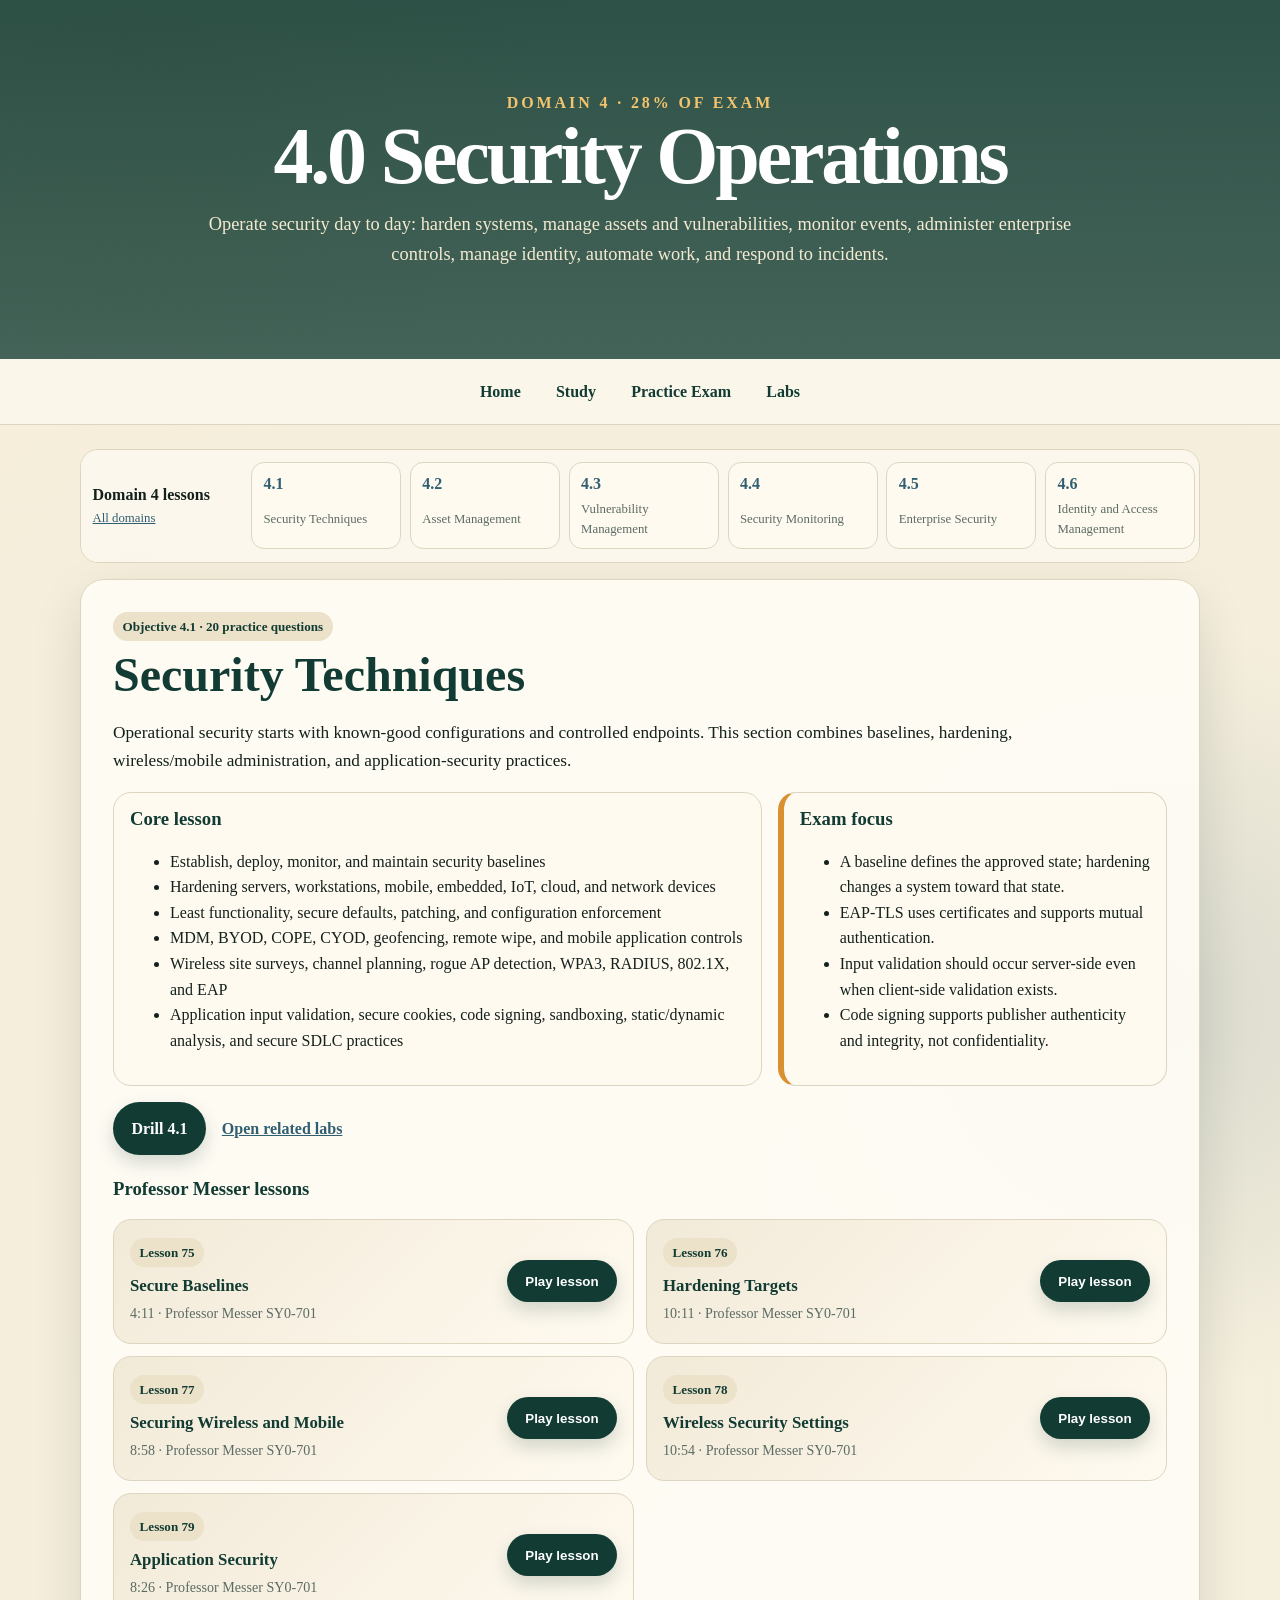
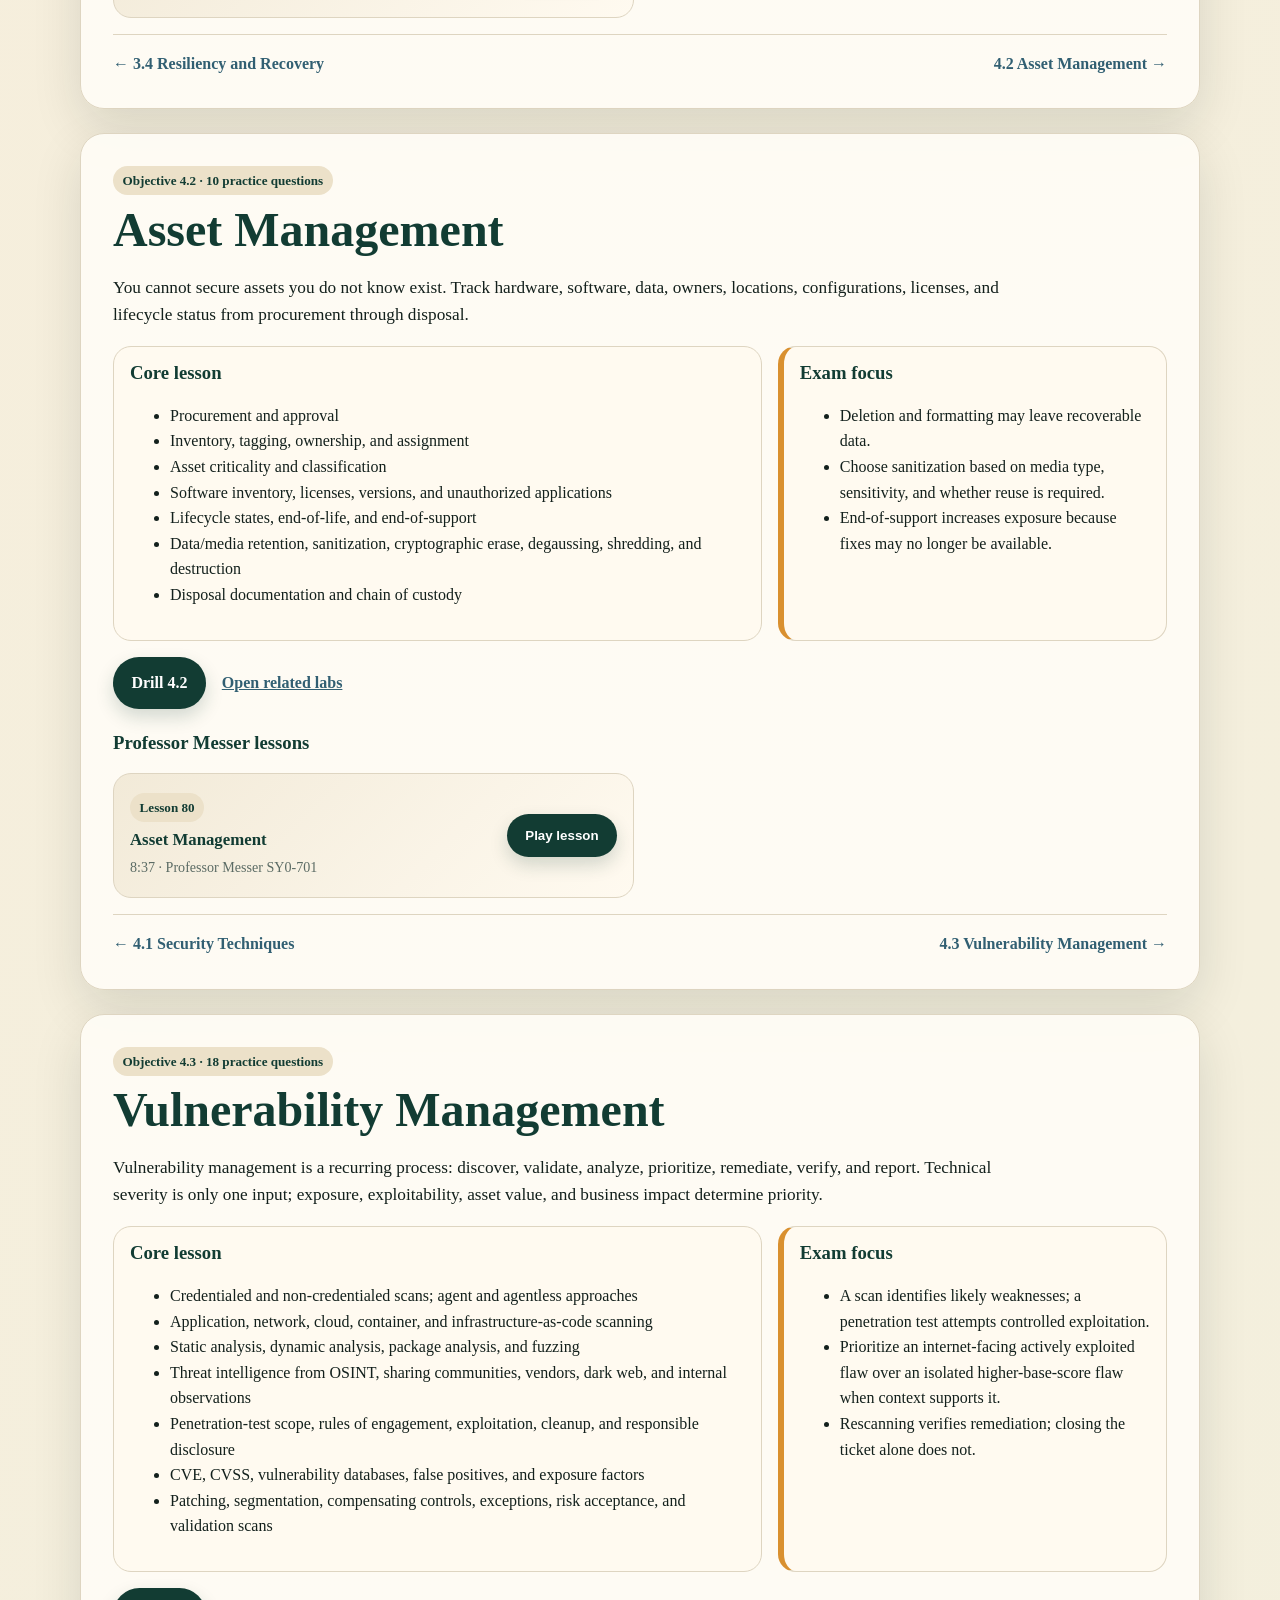
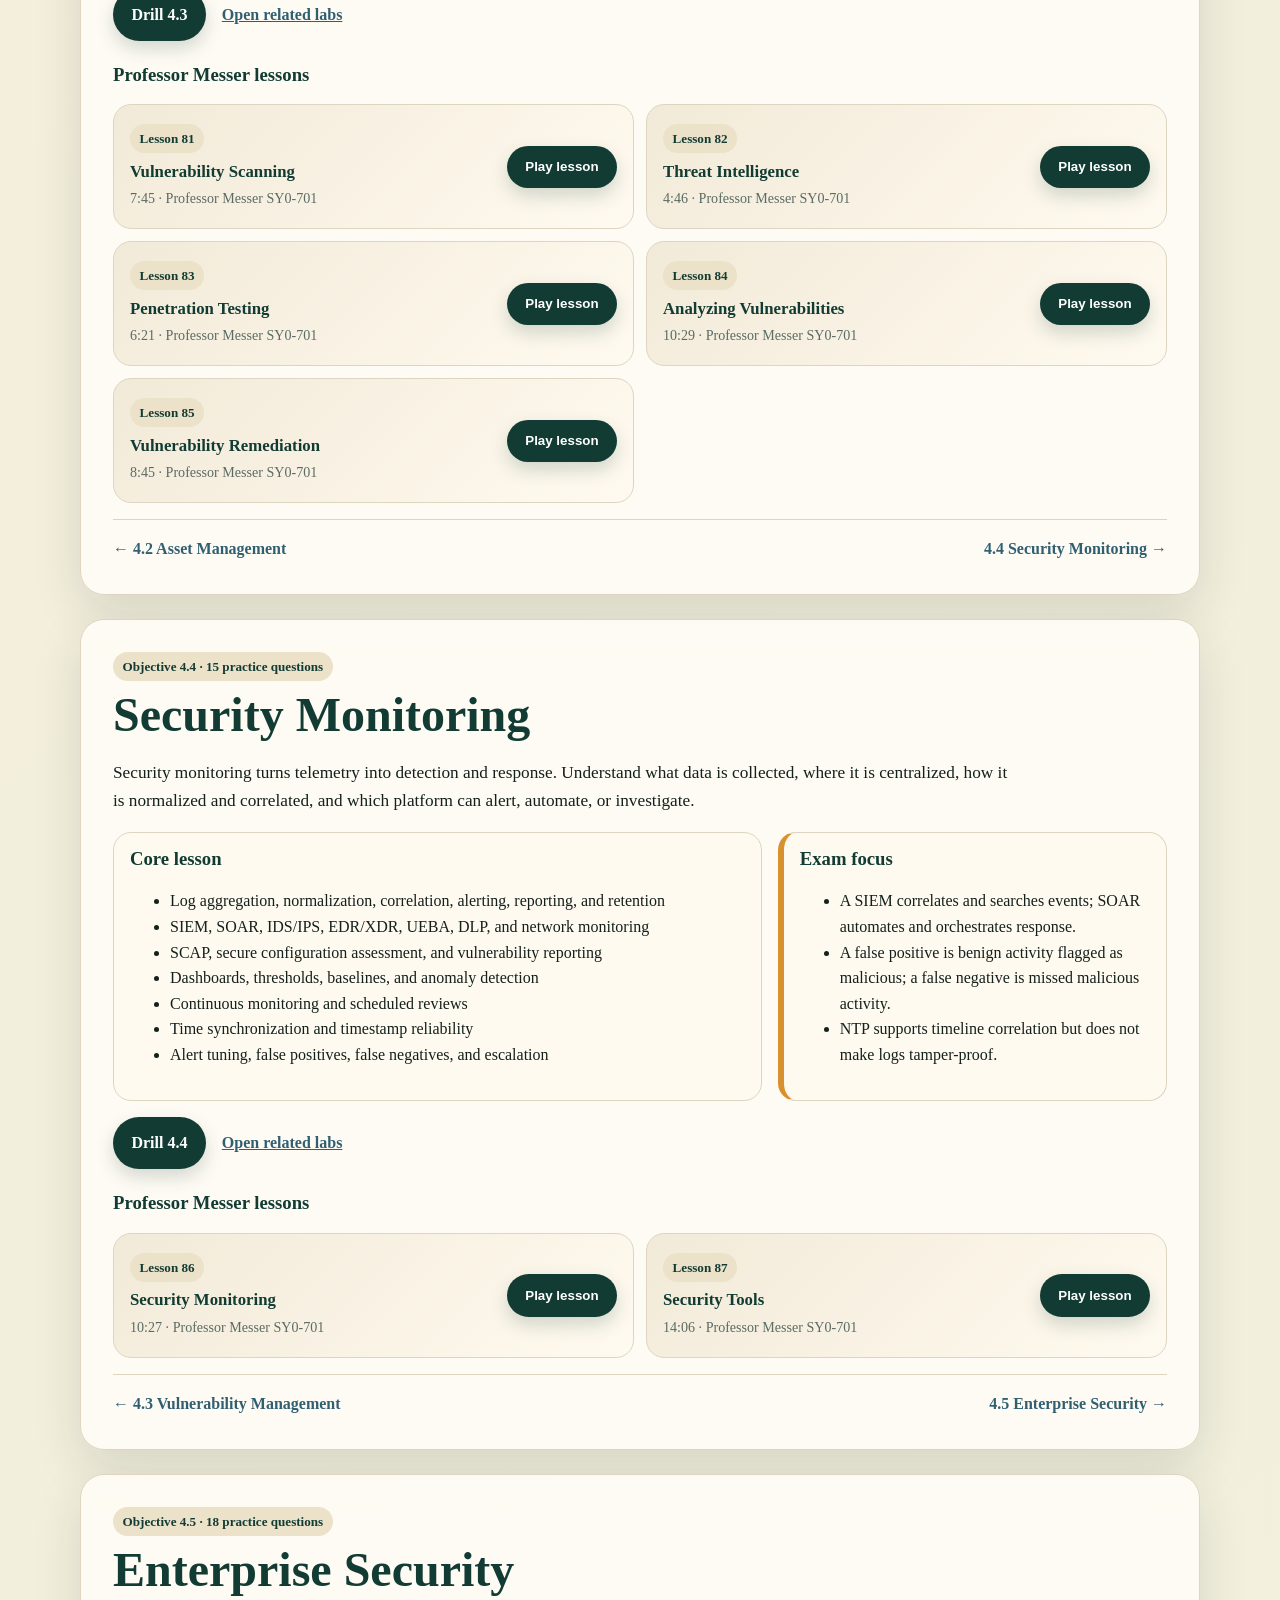
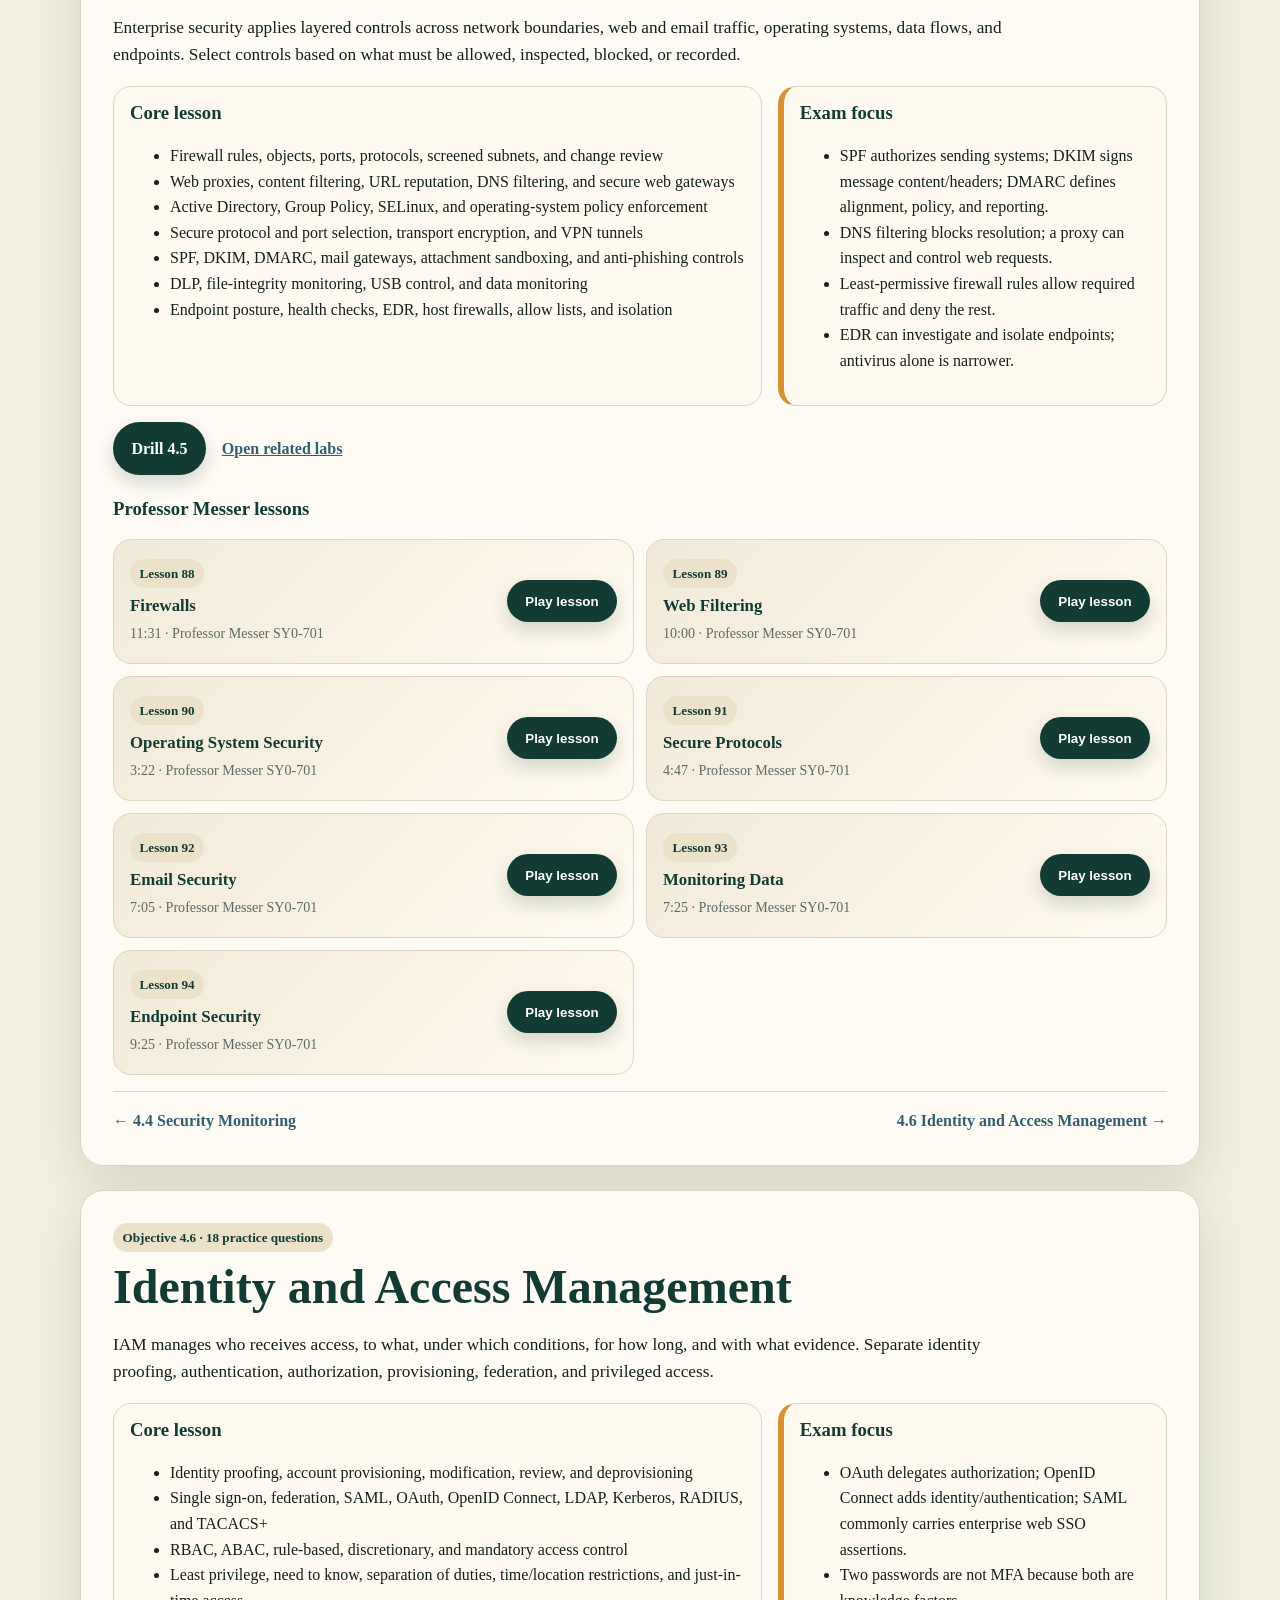
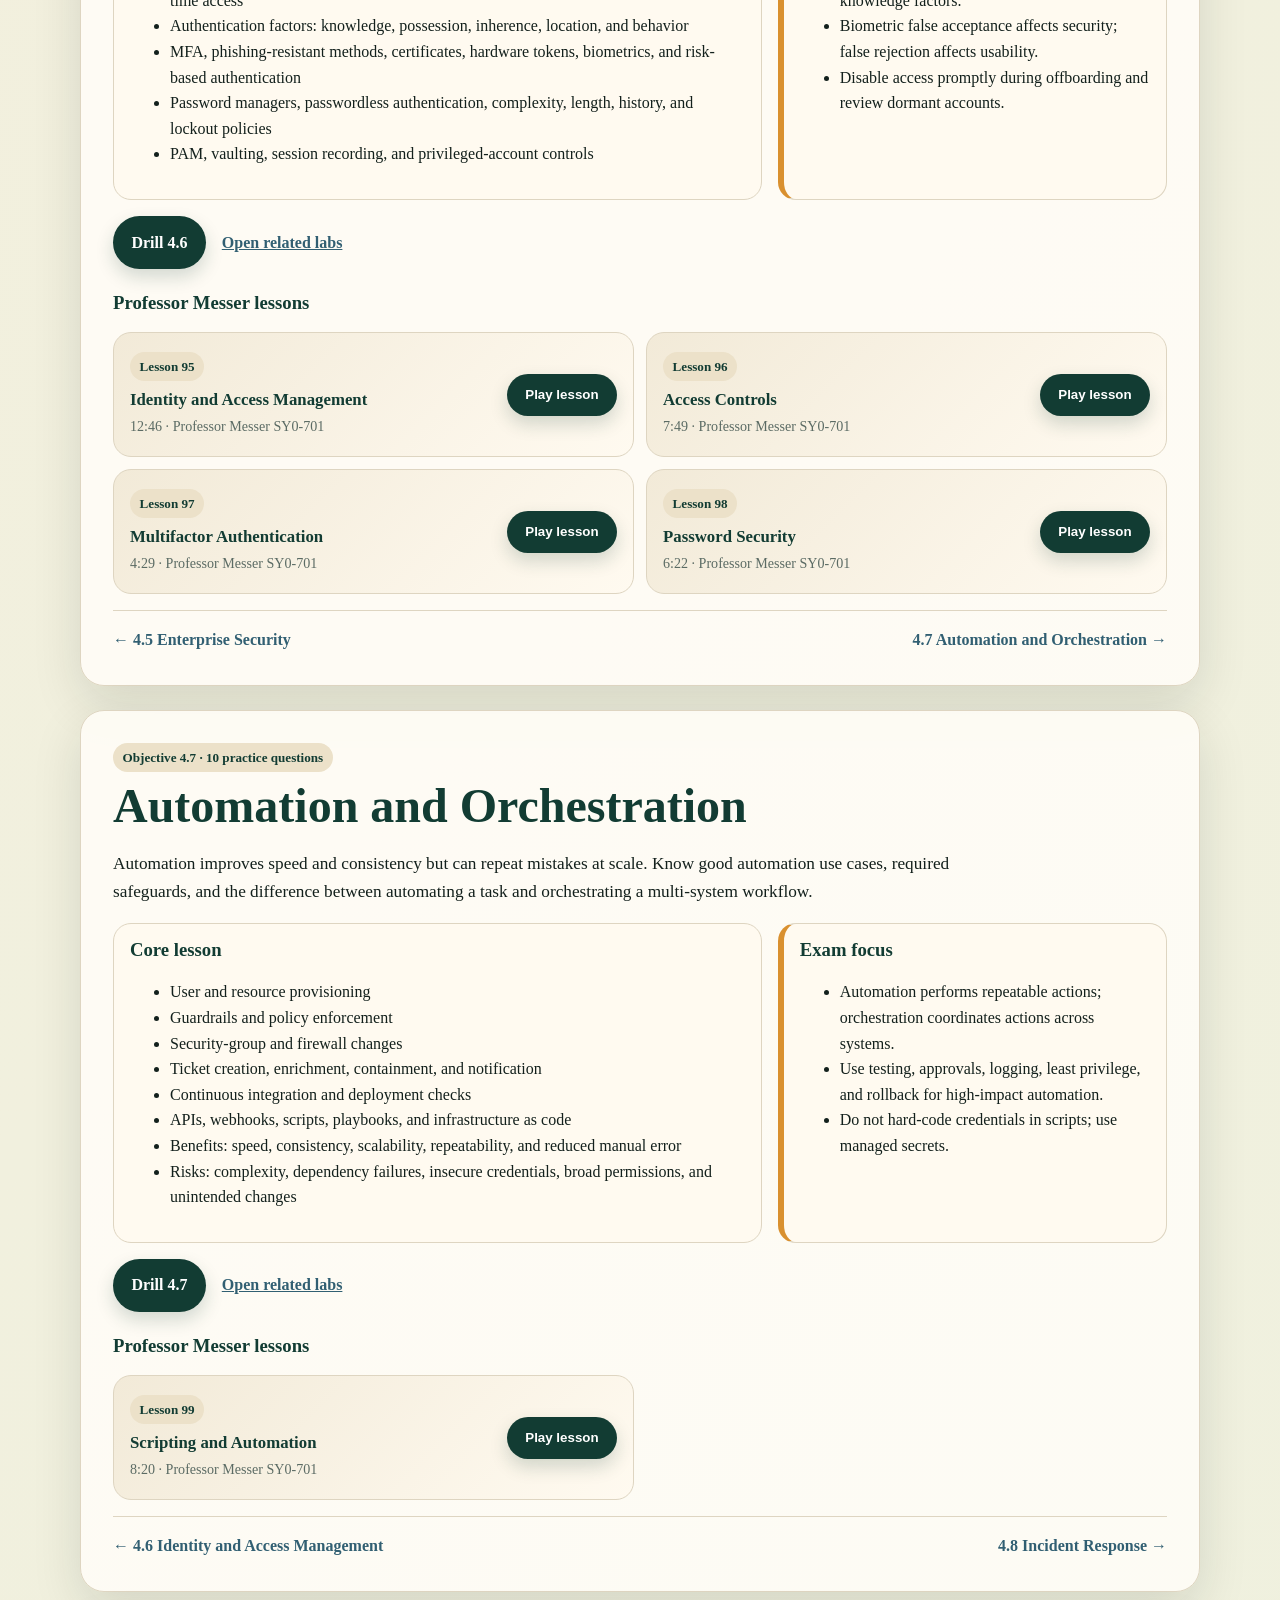
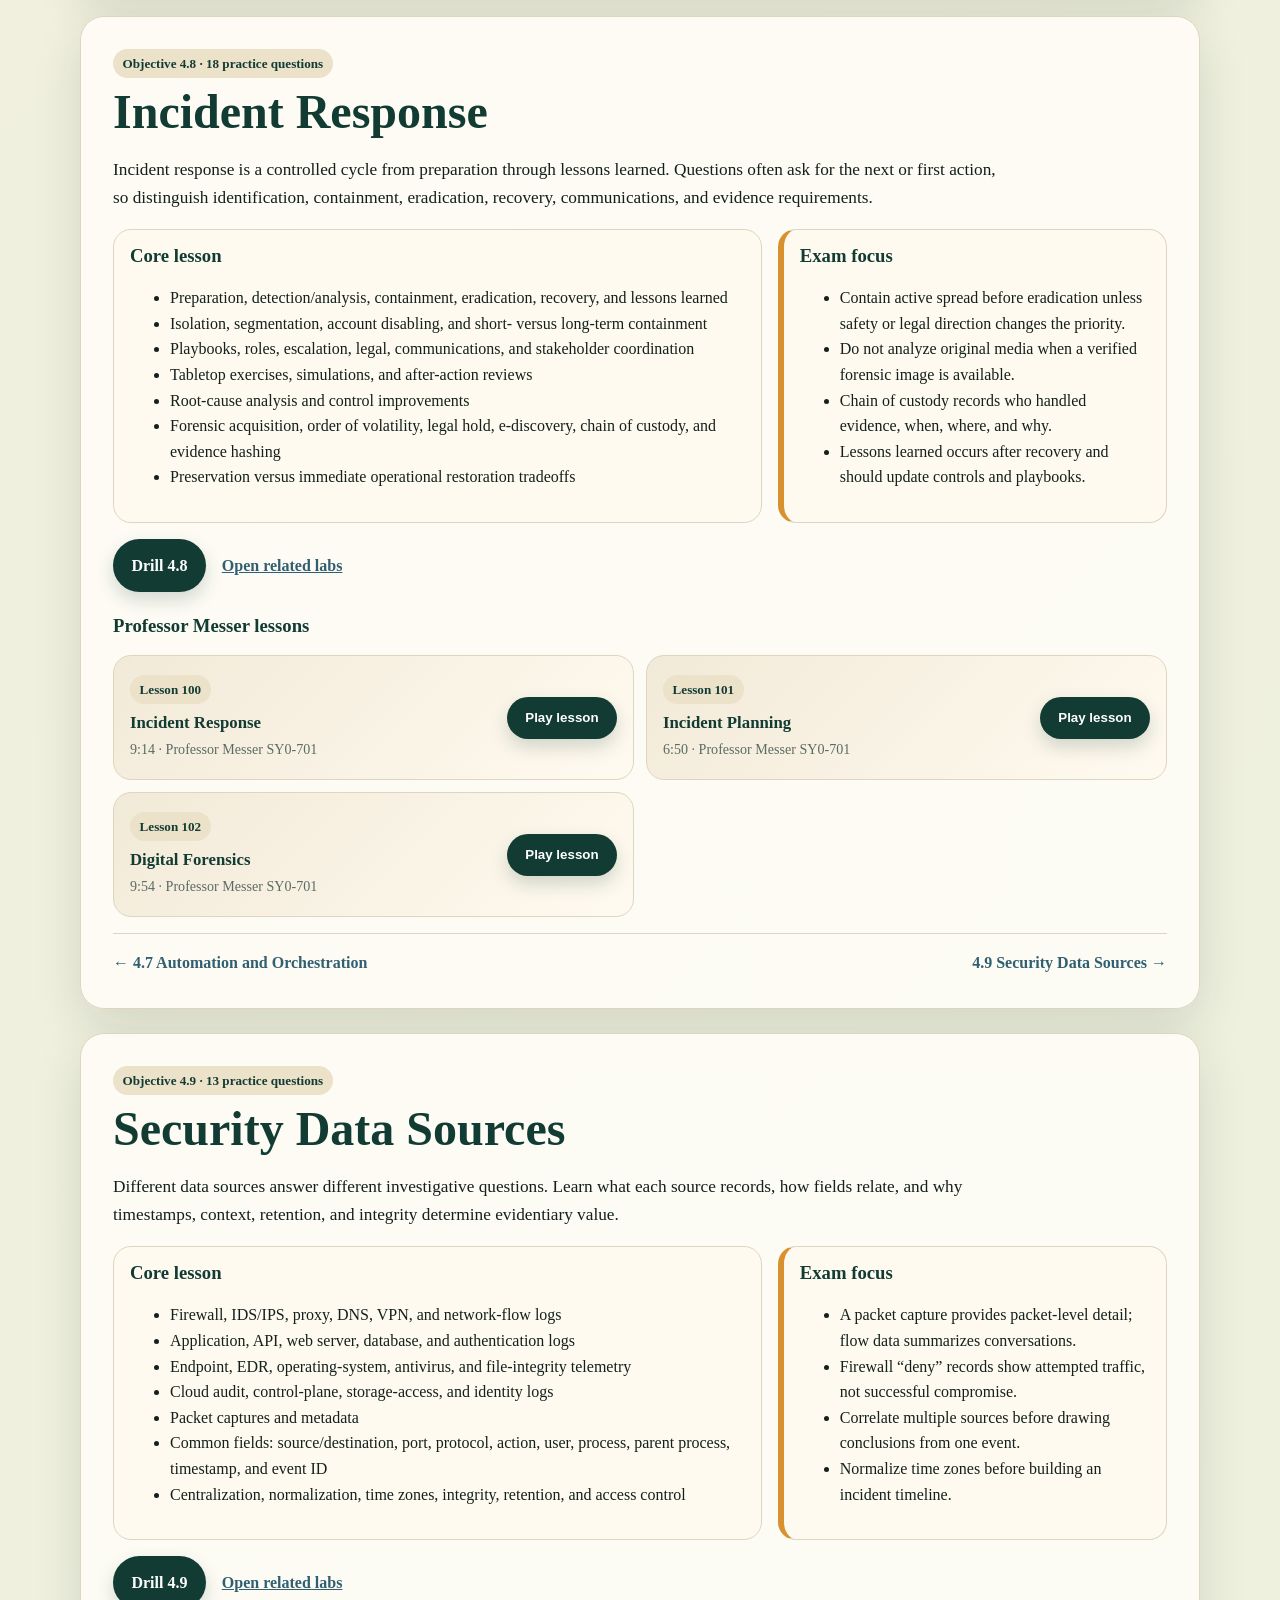
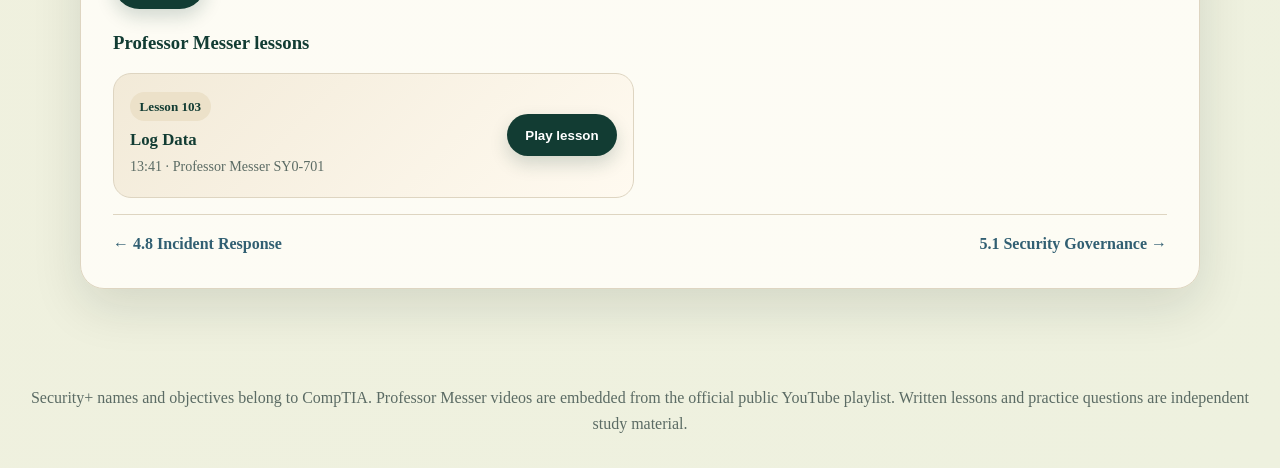
<file: domain-4.html>
<!DOCTYPE html><html lang="en"><head><meta charset="UTF-8"><meta name="viewport" content="width=device-width, initial-scale=1.0"><title>Domain 4: Security Operations - Security+ SY0-701</title><link rel="stylesheet" href="style.css"></head><body><header class="page-header domain-header"><p class="eyebrow">Domain 4 · 28% of exam</p><h1>4.0 Security Operations</h1><p>Operate security day to day: harden systems, manage assets and vulnerabilities, monitor events, administer enterprise controls, manage identity, automate work, and respond to incidents.</p></header><nav class="site-nav" aria-label="Primary navigation"><a href="index.html">Home</a><a href="study.html">Study</a><a href="quiz.html">Practice Exam</a><a href="lab.html">Labs</a></nav><main><aside class="lesson-toc" aria-label="Domain lesson navigation"><div><strong>Domain 4 lessons</strong><a href="study.html">All domains</a></div><a href="#objective-4-1"><strong>4.1</strong><span>Security Techniques</span></a><a href="#objective-4-2"><strong>4.2</strong><span>Asset Management</span></a><a href="#objective-4-3"><strong>4.3</strong><span>Vulnerability Management</span></a><a href="#objective-4-4"><strong>4.4</strong><span>Security Monitoring</span></a><a href="#objective-4-5"><strong>4.5</strong><span>Enterprise Security</span></a><a href="#objective-4-6"><strong>4.6</strong><span>Identity and Access Management</span></a><a href="#objective-4-7"><strong>4.7</strong><span>Automation and Orchestration</span></a><a href="#objective-4-8"><strong>4.8</strong><span>Incident Response</span></a><a href="#objective-4-9"><strong>4.9</strong><span>Security Data Sources</span></a></aside><section class="lesson-section" id="objective-4-1"><div class="lesson-kicker">Objective 4.1 · 20 practice questions</div><h2>Security Techniques</h2><p class="lesson-summary">Operational security starts with known-good configurations and controlled endpoints. This section combines baselines, hardening, wireless/mobile administration, and application-security practices.</p><div class="lesson-grid"><article class="lesson-panel"><h3>Core lesson</h3><ul><li>Establish, deploy, monitor, and maintain security baselines</li><li>Hardening servers, workstations, mobile, embedded, IoT, cloud, and network devices</li><li>Least functionality, secure defaults, patching, and configuration enforcement</li><li>MDM, BYOD, COPE, CYOD, geofencing, remote wipe, and mobile application controls</li><li>Wireless site surveys, channel planning, rogue AP detection, WPA3, RADIUS, 802.1X, and EAP</li><li>Application input validation, secure cookies, code signing, sandboxing, static/dynamic analysis, and secure SDLC practices</li></ul></article><article class="lesson-panel exam-focus"><h3>Exam focus</h3><ul><li>A baseline defines the approved state; hardening changes a system toward that state.</li><li>EAP-TLS uses certificates and supports mutual authentication.</li><li>Input validation should occur server-side even when client-side validation exists.</li><li>Code signing supports publisher authenticity and integrity, not confidentiality.</li></ul></article></div><div class="lesson-actions"><a class="button" href="quiz.html?objective=4.1">Drill 4.1</a><a class="text-link" href="lab.html">Open related labs</a></div><h3 class="video-heading">Professor Messer lessons</h3><div class="video-grid"><article class="video-card"><div><span class="video-number">Lesson 75</span><h4>Secure Baselines</h4><p>4:11 · Professor Messer SY0-701</p></div><button type="button" class="video-load" data-index="75" data-title="Secure Baselines">Play lesson</button><noscript><a href="https://www.youtube.com/playlist?list=PLG49S3nxzAnl4QDVqK-hOnoqcSKEIDDuv" target="_blank" rel="noopener">Open official playlist</a></noscript></article><article class="video-card"><div><span class="video-number">Lesson 76</span><h4>Hardening Targets</h4><p>10:11 · Professor Messer SY0-701</p></div><button type="button" class="video-load" data-index="76" data-title="Hardening Targets">Play lesson</button><noscript><a href="https://www.youtube.com/playlist?list=PLG49S3nxzAnl4QDVqK-hOnoqcSKEIDDuv" target="_blank" rel="noopener">Open official playlist</a></noscript></article><article class="video-card"><div><span class="video-number">Lesson 77</span><h4>Securing Wireless and Mobile</h4><p>8:58 · Professor Messer SY0-701</p></div><button type="button" class="video-load" data-index="77" data-title="Securing Wireless and Mobile">Play lesson</button><noscript><a href="https://www.youtube.com/playlist?list=PLG49S3nxzAnl4QDVqK-hOnoqcSKEIDDuv" target="_blank" rel="noopener">Open official playlist</a></noscript></article><article class="video-card"><div><span class="video-number">Lesson 78</span><h4>Wireless Security Settings</h4><p>10:54 · Professor Messer SY0-701</p></div><button type="button" class="video-load" data-index="78" data-title="Wireless Security Settings">Play lesson</button><noscript><a href="https://www.youtube.com/playlist?list=PLG49S3nxzAnl4QDVqK-hOnoqcSKEIDDuv" target="_blank" rel="noopener">Open official playlist</a></noscript></article><article class="video-card"><div><span class="video-number">Lesson 79</span><h4>Application Security</h4><p>8:26 · Professor Messer SY0-701</p></div><button type="button" class="video-load" data-index="79" data-title="Application Security">Play lesson</button><noscript><a href="https://www.youtube.com/playlist?list=PLG49S3nxzAnl4QDVqK-hOnoqcSKEIDDuv" target="_blank" rel="noopener">Open official playlist</a></noscript></article></div><div class="lesson-nav"><a href="domain-3.html#objective-3-4">← 3.4 Resiliency and Recovery</a><a href="domain-4.html#objective-4-2">4.2 Asset Management →</a></div></section><section class="lesson-section" id="objective-4-2"><div class="lesson-kicker">Objective 4.2 · 10 practice questions</div><h2>Asset Management</h2><p class="lesson-summary">You cannot secure assets you do not know exist. Track hardware, software, data, owners, locations, configurations, licenses, and lifecycle status from procurement through disposal.</p><div class="lesson-grid"><article class="lesson-panel"><h3>Core lesson</h3><ul><li>Procurement and approval</li><li>Inventory, tagging, ownership, and assignment</li><li>Asset criticality and classification</li><li>Software inventory, licenses, versions, and unauthorized applications</li><li>Lifecycle states, end-of-life, and end-of-support</li><li>Data/media retention, sanitization, cryptographic erase, degaussing, shredding, and destruction</li><li>Disposal documentation and chain of custody</li></ul></article><article class="lesson-panel exam-focus"><h3>Exam focus</h3><ul><li>Deletion and formatting may leave recoverable data.</li><li>Choose sanitization based on media type, sensitivity, and whether reuse is required.</li><li>End-of-support increases exposure because fixes may no longer be available.</li></ul></article></div><div class="lesson-actions"><a class="button" href="quiz.html?objective=4.2">Drill 4.2</a><a class="text-link" href="lab.html">Open related labs</a></div><h3 class="video-heading">Professor Messer lessons</h3><div class="video-grid"><article class="video-card"><div><span class="video-number">Lesson 80</span><h4>Asset Management</h4><p>8:37 · Professor Messer SY0-701</p></div><button type="button" class="video-load" data-index="80" data-title="Asset Management">Play lesson</button><noscript><a href="https://www.youtube.com/playlist?list=PLG49S3nxzAnl4QDVqK-hOnoqcSKEIDDuv" target="_blank" rel="noopener">Open official playlist</a></noscript></article></div><div class="lesson-nav"><a href="domain-4.html#objective-4-1">← 4.1 Security Techniques</a><a href="domain-4.html#objective-4-3">4.3 Vulnerability Management →</a></div></section><section class="lesson-section" id="objective-4-3"><div class="lesson-kicker">Objective 4.3 · 18 practice questions</div><h2>Vulnerability Management</h2><p class="lesson-summary">Vulnerability management is a recurring process: discover, validate, analyze, prioritize, remediate, verify, and report. Technical severity is only one input; exposure, exploitability, asset value, and business impact determine priority.</p><div class="lesson-grid"><article class="lesson-panel"><h3>Core lesson</h3><ul><li>Credentialed and non-credentialed scans; agent and agentless approaches</li><li>Application, network, cloud, container, and infrastructure-as-code scanning</li><li>Static analysis, dynamic analysis, package analysis, and fuzzing</li><li>Threat intelligence from OSINT, sharing communities, vendors, dark web, and internal observations</li><li>Penetration-test scope, rules of engagement, exploitation, cleanup, and responsible disclosure</li><li>CVE, CVSS, vulnerability databases, false positives, and exposure factors</li><li>Patching, segmentation, compensating controls, exceptions, risk acceptance, and validation scans</li></ul></article><article class="lesson-panel exam-focus"><h3>Exam focus</h3><ul><li>A scan identifies likely weaknesses; a penetration test attempts controlled exploitation.</li><li>Prioritize an internet-facing actively exploited flaw over an isolated higher-base-score flaw when context supports it.</li><li>Rescanning verifies remediation; closing the ticket alone does not.</li></ul></article></div><div class="lesson-actions"><a class="button" href="quiz.html?objective=4.3">Drill 4.3</a><a class="text-link" href="lab.html">Open related labs</a></div><h3 class="video-heading">Professor Messer lessons</h3><div class="video-grid"><article class="video-card"><div><span class="video-number">Lesson 81</span><h4>Vulnerability Scanning</h4><p>7:45 · Professor Messer SY0-701</p></div><button type="button" class="video-load" data-index="81" data-title="Vulnerability Scanning">Play lesson</button><noscript><a href="https://www.youtube.com/playlist?list=PLG49S3nxzAnl4QDVqK-hOnoqcSKEIDDuv" target="_blank" rel="noopener">Open official playlist</a></noscript></article><article class="video-card"><div><span class="video-number">Lesson 82</span><h4>Threat Intelligence</h4><p>4:46 · Professor Messer SY0-701</p></div><button type="button" class="video-load" data-index="82" data-title="Threat Intelligence">Play lesson</button><noscript><a href="https://www.youtube.com/playlist?list=PLG49S3nxzAnl4QDVqK-hOnoqcSKEIDDuv" target="_blank" rel="noopener">Open official playlist</a></noscript></article><article class="video-card"><div><span class="video-number">Lesson 83</span><h4>Penetration Testing</h4><p>6:21 · Professor Messer SY0-701</p></div><button type="button" class="video-load" data-index="83" data-title="Penetration Testing">Play lesson</button><noscript><a href="https://www.youtube.com/playlist?list=PLG49S3nxzAnl4QDVqK-hOnoqcSKEIDDuv" target="_blank" rel="noopener">Open official playlist</a></noscript></article><article class="video-card"><div><span class="video-number">Lesson 84</span><h4>Analyzing Vulnerabilities</h4><p>10:29 · Professor Messer SY0-701</p></div><button type="button" class="video-load" data-index="84" data-title="Analyzing Vulnerabilities">Play lesson</button><noscript><a href="https://www.youtube.com/playlist?list=PLG49S3nxzAnl4QDVqK-hOnoqcSKEIDDuv" target="_blank" rel="noopener">Open official playlist</a></noscript></article><article class="video-card"><div><span class="video-number">Lesson 85</span><h4>Vulnerability Remediation</h4><p>8:45 · Professor Messer SY0-701</p></div><button type="button" class="video-load" data-index="85" data-title="Vulnerability Remediation">Play lesson</button><noscript><a href="https://www.youtube.com/playlist?list=PLG49S3nxzAnl4QDVqK-hOnoqcSKEIDDuv" target="_blank" rel="noopener">Open official playlist</a></noscript></article></div><div class="lesson-nav"><a href="domain-4.html#objective-4-2">← 4.2 Asset Management</a><a href="domain-4.html#objective-4-4">4.4 Security Monitoring →</a></div></section><section class="lesson-section" id="objective-4-4"><div class="lesson-kicker">Objective 4.4 · 15 practice questions</div><h2>Security Monitoring</h2><p class="lesson-summary">Security monitoring turns telemetry into detection and response. Understand what data is collected, where it is centralized, how it is normalized and correlated, and which platform can alert, automate, or investigate.</p><div class="lesson-grid"><article class="lesson-panel"><h3>Core lesson</h3><ul><li>Log aggregation, normalization, correlation, alerting, reporting, and retention</li><li>SIEM, SOAR, IDS/IPS, EDR/XDR, UEBA, DLP, and network monitoring</li><li>SCAP, secure configuration assessment, and vulnerability reporting</li><li>Dashboards, thresholds, baselines, and anomaly detection</li><li>Continuous monitoring and scheduled reviews</li><li>Time synchronization and timestamp reliability</li><li>Alert tuning, false positives, false negatives, and escalation</li></ul></article><article class="lesson-panel exam-focus"><h3>Exam focus</h3><ul><li>A SIEM correlates and searches events; SOAR automates and orchestrates response.</li><li>A false positive is benign activity flagged as malicious; a false negative is missed malicious activity.</li><li>NTP supports timeline correlation but does not make logs tamper-proof.</li></ul></article></div><div class="lesson-actions"><a class="button" href="quiz.html?objective=4.4">Drill 4.4</a><a class="text-link" href="lab.html">Open related labs</a></div><h3 class="video-heading">Professor Messer lessons</h3><div class="video-grid"><article class="video-card"><div><span class="video-number">Lesson 86</span><h4>Security Monitoring</h4><p>10:27 · Professor Messer SY0-701</p></div><button type="button" class="video-load" data-index="86" data-title="Security Monitoring">Play lesson</button><noscript><a href="https://www.youtube.com/playlist?list=PLG49S3nxzAnl4QDVqK-hOnoqcSKEIDDuv" target="_blank" rel="noopener">Open official playlist</a></noscript></article><article class="video-card"><div><span class="video-number">Lesson 87</span><h4>Security Tools</h4><p>14:06 · Professor Messer SY0-701</p></div><button type="button" class="video-load" data-index="87" data-title="Security Tools">Play lesson</button><noscript><a href="https://www.youtube.com/playlist?list=PLG49S3nxzAnl4QDVqK-hOnoqcSKEIDDuv" target="_blank" rel="noopener">Open official playlist</a></noscript></article></div><div class="lesson-nav"><a href="domain-4.html#objective-4-3">← 4.3 Vulnerability Management</a><a href="domain-4.html#objective-4-5">4.5 Enterprise Security →</a></div></section><section class="lesson-section" id="objective-4-5"><div class="lesson-kicker">Objective 4.5 · 18 practice questions</div><h2>Enterprise Security</h2><p class="lesson-summary">Enterprise security applies layered controls across network boundaries, web and email traffic, operating systems, data flows, and endpoints. Select controls based on what must be allowed, inspected, blocked, or recorded.</p><div class="lesson-grid"><article class="lesson-panel"><h3>Core lesson</h3><ul><li>Firewall rules, objects, ports, protocols, screened subnets, and change review</li><li>Web proxies, content filtering, URL reputation, DNS filtering, and secure web gateways</li><li>Active Directory, Group Policy, SELinux, and operating-system policy enforcement</li><li>Secure protocol and port selection, transport encryption, and VPN tunnels</li><li>SPF, DKIM, DMARC, mail gateways, attachment sandboxing, and anti-phishing controls</li><li>DLP, file-integrity monitoring, USB control, and data monitoring</li><li>Endpoint posture, health checks, EDR, host firewalls, allow lists, and isolation</li></ul></article><article class="lesson-panel exam-focus"><h3>Exam focus</h3><ul><li>SPF authorizes sending systems; DKIM signs message content/headers; DMARC defines alignment, policy, and reporting.</li><li>DNS filtering blocks resolution; a proxy can inspect and control web requests.</li><li>Least-permissive firewall rules allow required traffic and deny the rest.</li><li>EDR can investigate and isolate endpoints; antivirus alone is narrower.</li></ul></article></div><div class="lesson-actions"><a class="button" href="quiz.html?objective=4.5">Drill 4.5</a><a class="text-link" href="lab.html">Open related labs</a></div><h3 class="video-heading">Professor Messer lessons</h3><div class="video-grid"><article class="video-card"><div><span class="video-number">Lesson 88</span><h4>Firewalls</h4><p>11:31 · Professor Messer SY0-701</p></div><button type="button" class="video-load" data-index="88" data-title="Firewalls">Play lesson</button><noscript><a href="https://www.youtube.com/playlist?list=PLG49S3nxzAnl4QDVqK-hOnoqcSKEIDDuv" target="_blank" rel="noopener">Open official playlist</a></noscript></article><article class="video-card"><div><span class="video-number">Lesson 89</span><h4>Web Filtering</h4><p>10:00 · Professor Messer SY0-701</p></div><button type="button" class="video-load" data-index="89" data-title="Web Filtering">Play lesson</button><noscript><a href="https://www.youtube.com/playlist?list=PLG49S3nxzAnl4QDVqK-hOnoqcSKEIDDuv" target="_blank" rel="noopener">Open official playlist</a></noscript></article><article class="video-card"><div><span class="video-number">Lesson 90</span><h4>Operating System Security</h4><p>3:22 · Professor Messer SY0-701</p></div><button type="button" class="video-load" data-index="90" data-title="Operating System Security">Play lesson</button><noscript><a href="https://www.youtube.com/playlist?list=PLG49S3nxzAnl4QDVqK-hOnoqcSKEIDDuv" target="_blank" rel="noopener">Open official playlist</a></noscript></article><article class="video-card"><div><span class="video-number">Lesson 91</span><h4>Secure Protocols</h4><p>4:47 · Professor Messer SY0-701</p></div><button type="button" class="video-load" data-index="91" data-title="Secure Protocols">Play lesson</button><noscript><a href="https://www.youtube.com/playlist?list=PLG49S3nxzAnl4QDVqK-hOnoqcSKEIDDuv" target="_blank" rel="noopener">Open official playlist</a></noscript></article><article class="video-card"><div><span class="video-number">Lesson 92</span><h4>Email Security</h4><p>7:05 · Professor Messer SY0-701</p></div><button type="button" class="video-load" data-index="92" data-title="Email Security">Play lesson</button><noscript><a href="https://www.youtube.com/playlist?list=PLG49S3nxzAnl4QDVqK-hOnoqcSKEIDDuv" target="_blank" rel="noopener">Open official playlist</a></noscript></article><article class="video-card"><div><span class="video-number">Lesson 93</span><h4>Monitoring Data</h4><p>7:25 · Professor Messer SY0-701</p></div><button type="button" class="video-load" data-index="93" data-title="Monitoring Data">Play lesson</button><noscript><a href="https://www.youtube.com/playlist?list=PLG49S3nxzAnl4QDVqK-hOnoqcSKEIDDuv" target="_blank" rel="noopener">Open official playlist</a></noscript></article><article class="video-card"><div><span class="video-number">Lesson 94</span><h4>Endpoint Security</h4><p>9:25 · Professor Messer SY0-701</p></div><button type="button" class="video-load" data-index="94" data-title="Endpoint Security">Play lesson</button><noscript><a href="https://www.youtube.com/playlist?list=PLG49S3nxzAnl4QDVqK-hOnoqcSKEIDDuv" target="_blank" rel="noopener">Open official playlist</a></noscript></article></div><div class="lesson-nav"><a href="domain-4.html#objective-4-4">← 4.4 Security Monitoring</a><a href="domain-4.html#objective-4-6">4.6 Identity and Access Management →</a></div></section><section class="lesson-section" id="objective-4-6"><div class="lesson-kicker">Objective 4.6 · 18 practice questions</div><h2>Identity and Access Management</h2><p class="lesson-summary">IAM manages who receives access, to what, under which conditions, for how long, and with what evidence. Separate identity proofing, authentication, authorization, provisioning, federation, and privileged access.</p><div class="lesson-grid"><article class="lesson-panel"><h3>Core lesson</h3><ul><li>Identity proofing, account provisioning, modification, review, and deprovisioning</li><li>Single sign-on, federation, SAML, OAuth, OpenID Connect, LDAP, Kerberos, RADIUS, and TACACS+</li><li>RBAC, ABAC, rule-based, discretionary, and mandatory access control</li><li>Least privilege, need to know, separation of duties, time/location restrictions, and just-in-time access</li><li>Authentication factors: knowledge, possession, inherence, location, and behavior</li><li>MFA, phishing-resistant methods, certificates, hardware tokens, biometrics, and risk-based authentication</li><li>Password managers, passwordless authentication, complexity, length, history, and lockout policies</li><li>PAM, vaulting, session recording, and privileged-account controls</li></ul></article><article class="lesson-panel exam-focus"><h3>Exam focus</h3><ul><li>OAuth delegates authorization; OpenID Connect adds identity/authentication; SAML commonly carries enterprise web SSO assertions.</li><li>Two passwords are not MFA because both are knowledge factors.</li><li>Biometric false acceptance affects security; false rejection affects usability.</li><li>Disable access promptly during offboarding and review dormant accounts.</li></ul></article></div><div class="lesson-actions"><a class="button" href="quiz.html?objective=4.6">Drill 4.6</a><a class="text-link" href="lab.html">Open related labs</a></div><h3 class="video-heading">Professor Messer lessons</h3><div class="video-grid"><article class="video-card"><div><span class="video-number">Lesson 95</span><h4>Identity and Access Management</h4><p>12:46 · Professor Messer SY0-701</p></div><button type="button" class="video-load" data-index="95" data-title="Identity and Access Management">Play lesson</button><noscript><a href="https://www.youtube.com/playlist?list=PLG49S3nxzAnl4QDVqK-hOnoqcSKEIDDuv" target="_blank" rel="noopener">Open official playlist</a></noscript></article><article class="video-card"><div><span class="video-number">Lesson 96</span><h4>Access Controls</h4><p>7:49 · Professor Messer SY0-701</p></div><button type="button" class="video-load" data-index="96" data-title="Access Controls">Play lesson</button><noscript><a href="https://www.youtube.com/playlist?list=PLG49S3nxzAnl4QDVqK-hOnoqcSKEIDDuv" target="_blank" rel="noopener">Open official playlist</a></noscript></article><article class="video-card"><div><span class="video-number">Lesson 97</span><h4>Multifactor Authentication</h4><p>4:29 · Professor Messer SY0-701</p></div><button type="button" class="video-load" data-index="97" data-title="Multifactor Authentication">Play lesson</button><noscript><a href="https://www.youtube.com/playlist?list=PLG49S3nxzAnl4QDVqK-hOnoqcSKEIDDuv" target="_blank" rel="noopener">Open official playlist</a></noscript></article><article class="video-card"><div><span class="video-number">Lesson 98</span><h4>Password Security</h4><p>6:22 · Professor Messer SY0-701</p></div><button type="button" class="video-load" data-index="98" data-title="Password Security">Play lesson</button><noscript><a href="https://www.youtube.com/playlist?list=PLG49S3nxzAnl4QDVqK-hOnoqcSKEIDDuv" target="_blank" rel="noopener">Open official playlist</a></noscript></article></div><div class="lesson-nav"><a href="domain-4.html#objective-4-5">← 4.5 Enterprise Security</a><a href="domain-4.html#objective-4-7">4.7 Automation and Orchestration →</a></div></section><section class="lesson-section" id="objective-4-7"><div class="lesson-kicker">Objective 4.7 · 10 practice questions</div><h2>Automation and Orchestration</h2><p class="lesson-summary">Automation improves speed and consistency but can repeat mistakes at scale. Know good automation use cases, required safeguards, and the difference between automating a task and orchestrating a multi-system workflow.</p><div class="lesson-grid"><article class="lesson-panel"><h3>Core lesson</h3><ul><li>User and resource provisioning</li><li>Guardrails and policy enforcement</li><li>Security-group and firewall changes</li><li>Ticket creation, enrichment, containment, and notification</li><li>Continuous integration and deployment checks</li><li>APIs, webhooks, scripts, playbooks, and infrastructure as code</li><li>Benefits: speed, consistency, scalability, repeatability, and reduced manual error</li><li>Risks: complexity, dependency failures, insecure credentials, broad permissions, and unintended changes</li></ul></article><article class="lesson-panel exam-focus"><h3>Exam focus</h3><ul><li>Automation performs repeatable actions; orchestration coordinates actions across systems.</li><li>Use testing, approvals, logging, least privilege, and rollback for high-impact automation.</li><li>Do not hard-code credentials in scripts; use managed secrets.</li></ul></article></div><div class="lesson-actions"><a class="button" href="quiz.html?objective=4.7">Drill 4.7</a><a class="text-link" href="lab.html">Open related labs</a></div><h3 class="video-heading">Professor Messer lessons</h3><div class="video-grid"><article class="video-card"><div><span class="video-number">Lesson 99</span><h4>Scripting and Automation</h4><p>8:20 · Professor Messer SY0-701</p></div><button type="button" class="video-load" data-index="99" data-title="Scripting and Automation">Play lesson</button><noscript><a href="https://www.youtube.com/playlist?list=PLG49S3nxzAnl4QDVqK-hOnoqcSKEIDDuv" target="_blank" rel="noopener">Open official playlist</a></noscript></article></div><div class="lesson-nav"><a href="domain-4.html#objective-4-6">← 4.6 Identity and Access Management</a><a href="domain-4.html#objective-4-8">4.8 Incident Response →</a></div></section><section class="lesson-section" id="objective-4-8"><div class="lesson-kicker">Objective 4.8 · 18 practice questions</div><h2>Incident Response</h2><p class="lesson-summary">Incident response is a controlled cycle from preparation through lessons learned. Questions often ask for the next or first action, so distinguish identification, containment, eradication, recovery, communications, and evidence requirements.</p><div class="lesson-grid"><article class="lesson-panel"><h3>Core lesson</h3><ul><li>Preparation, detection/analysis, containment, eradication, recovery, and lessons learned</li><li>Isolation, segmentation, account disabling, and short- versus long-term containment</li><li>Playbooks, roles, escalation, legal, communications, and stakeholder coordination</li><li>Tabletop exercises, simulations, and after-action reviews</li><li>Root-cause analysis and control improvements</li><li>Forensic acquisition, order of volatility, legal hold, e-discovery, chain of custody, and evidence hashing</li><li>Preservation versus immediate operational restoration tradeoffs</li></ul></article><article class="lesson-panel exam-focus"><h3>Exam focus</h3><ul><li>Contain active spread before eradication unless safety or legal direction changes the priority.</li><li>Do not analyze original media when a verified forensic image is available.</li><li>Chain of custody records who handled evidence, when, where, and why.</li><li>Lessons learned occurs after recovery and should update controls and playbooks.</li></ul></article></div><div class="lesson-actions"><a class="button" href="quiz.html?objective=4.8">Drill 4.8</a><a class="text-link" href="lab.html">Open related labs</a></div><h3 class="video-heading">Professor Messer lessons</h3><div class="video-grid"><article class="video-card"><div><span class="video-number">Lesson 100</span><h4>Incident Response</h4><p>9:14 · Professor Messer SY0-701</p></div><button type="button" class="video-load" data-index="100" data-title="Incident Response">Play lesson</button><noscript><a href="https://www.youtube.com/playlist?list=PLG49S3nxzAnl4QDVqK-hOnoqcSKEIDDuv" target="_blank" rel="noopener">Open official playlist</a></noscript></article><article class="video-card"><div><span class="video-number">Lesson 101</span><h4>Incident Planning</h4><p>6:50 · Professor Messer SY0-701</p></div><button type="button" class="video-load" data-index="101" data-title="Incident Planning">Play lesson</button><noscript><a href="https://www.youtube.com/playlist?list=PLG49S3nxzAnl4QDVqK-hOnoqcSKEIDDuv" target="_blank" rel="noopener">Open official playlist</a></noscript></article><article class="video-card"><div><span class="video-number">Lesson 102</span><h4>Digital Forensics</h4><p>9:54 · Professor Messer SY0-701</p></div><button type="button" class="video-load" data-index="102" data-title="Digital Forensics">Play lesson</button><noscript><a href="https://www.youtube.com/playlist?list=PLG49S3nxzAnl4QDVqK-hOnoqcSKEIDDuv" target="_blank" rel="noopener">Open official playlist</a></noscript></article></div><div class="lesson-nav"><a href="domain-4.html#objective-4-7">← 4.7 Automation and Orchestration</a><a href="domain-4.html#objective-4-9">4.9 Security Data Sources →</a></div></section><section class="lesson-section" id="objective-4-9"><div class="lesson-kicker">Objective 4.9 · 13 practice questions</div><h2>Security Data Sources</h2><p class="lesson-summary">Different data sources answer different investigative questions. Learn what each source records, how fields relate, and why timestamps, context, retention, and integrity determine evidentiary value.</p><div class="lesson-grid"><article class="lesson-panel"><h3>Core lesson</h3><ul><li>Firewall, IDS/IPS, proxy, DNS, VPN, and network-flow logs</li><li>Application, API, web server, database, and authentication logs</li><li>Endpoint, EDR, operating-system, antivirus, and file-integrity telemetry</li><li>Cloud audit, control-plane, storage-access, and identity logs</li><li>Packet captures and metadata</li><li>Common fields: source/destination, port, protocol, action, user, process, parent process, timestamp, and event ID</li><li>Centralization, normalization, time zones, integrity, retention, and access control</li></ul></article><article class="lesson-panel exam-focus"><h3>Exam focus</h3><ul><li>A packet capture provides packet-level detail; flow data summarizes conversations.</li><li>Firewall “deny” records show attempted traffic, not successful compromise.</li><li>Correlate multiple sources before drawing conclusions from one event.</li><li>Normalize time zones before building an incident timeline.</li></ul></article></div><div class="lesson-actions"><a class="button" href="quiz.html?objective=4.9">Drill 4.9</a><a class="text-link" href="lab.html">Open related labs</a></div><h3 class="video-heading">Professor Messer lessons</h3><div class="video-grid"><article class="video-card"><div><span class="video-number">Lesson 103</span><h4>Log Data</h4><p>13:41 · Professor Messer SY0-701</p></div><button type="button" class="video-load" data-index="103" data-title="Log Data">Play lesson</button><noscript><a href="https://www.youtube.com/playlist?list=PLG49S3nxzAnl4QDVqK-hOnoqcSKEIDDuv" target="_blank" rel="noopener">Open official playlist</a></noscript></article></div><div class="lesson-nav"><a href="domain-4.html#objective-4-8">← 4.8 Incident Response</a><a href="domain-5.html#objective-5-1">5.1 Security Governance →</a></div></section></main><footer>Security+ names and objectives belong to CompTIA. Professor Messer videos are embedded from the official public YouTube playlist. Written lessons and practice questions are independent study material.</footer><script src="videos.js"></script>
<script>
function loadLessonVideo(button){
 const card=button.closest('.video-card');
 const lessonNumber=Number(button.dataset.index);
 const video=typeof getProfessorMesserVideoByLesson==='function' ? getProfessorMesserVideoByLesson(lessonNumber) : null;
 if(!video || !video.videoId){
   const missing=document.createElement('div');
   missing.className='video-missing';
   missing.innerHTML='<strong>Video link not added yet.</strong><p>This lesson is already mapped in <code>videos.js</code>. Fill in <code>videoId</code>, <code>watchUrl</code>, and <code>embedUrl</code> for lesson '+lessonNumber+'.</p>';
   card.replaceWith(missing);
   return;
 }
 const frame=document.createElement('iframe');
 frame.className='lesson-frame';
 frame.src=video.embedUrl || ('https://www.youtube-nocookie.com/embed/'+encodeURIComponent(video.videoId)+'?rel=0');
 frame.title=video.title+' - Professor Messer SY0-701';
 frame.loading='lazy';
 frame.allow='accelerometer; autoplay; clipboard-write; encrypted-media; gyroscope; picture-in-picture; web-share';
 frame.allowFullscreen=true;
 card.replaceWith(frame);
}
document.querySelectorAll('.video-load').forEach(function(button){
 const lessonNumber=Number(button.dataset.index);
 const video=typeof getProfessorMesserVideoByLesson==='function' ? getProfessorMesserVideoByLesson(lessonNumber) : null;
 if(video && video.videoId){
   button.dataset.videoId=video.videoId;
   button.addEventListener('click',function(){loadLessonVideo(button);});
 } else {
   button.textContent='Video link needed';
   button.classList.add('missing-video-link');
   button.addEventListener('click',function(){loadLessonVideo(button);});
 }
});
</script></body></html>
</file>
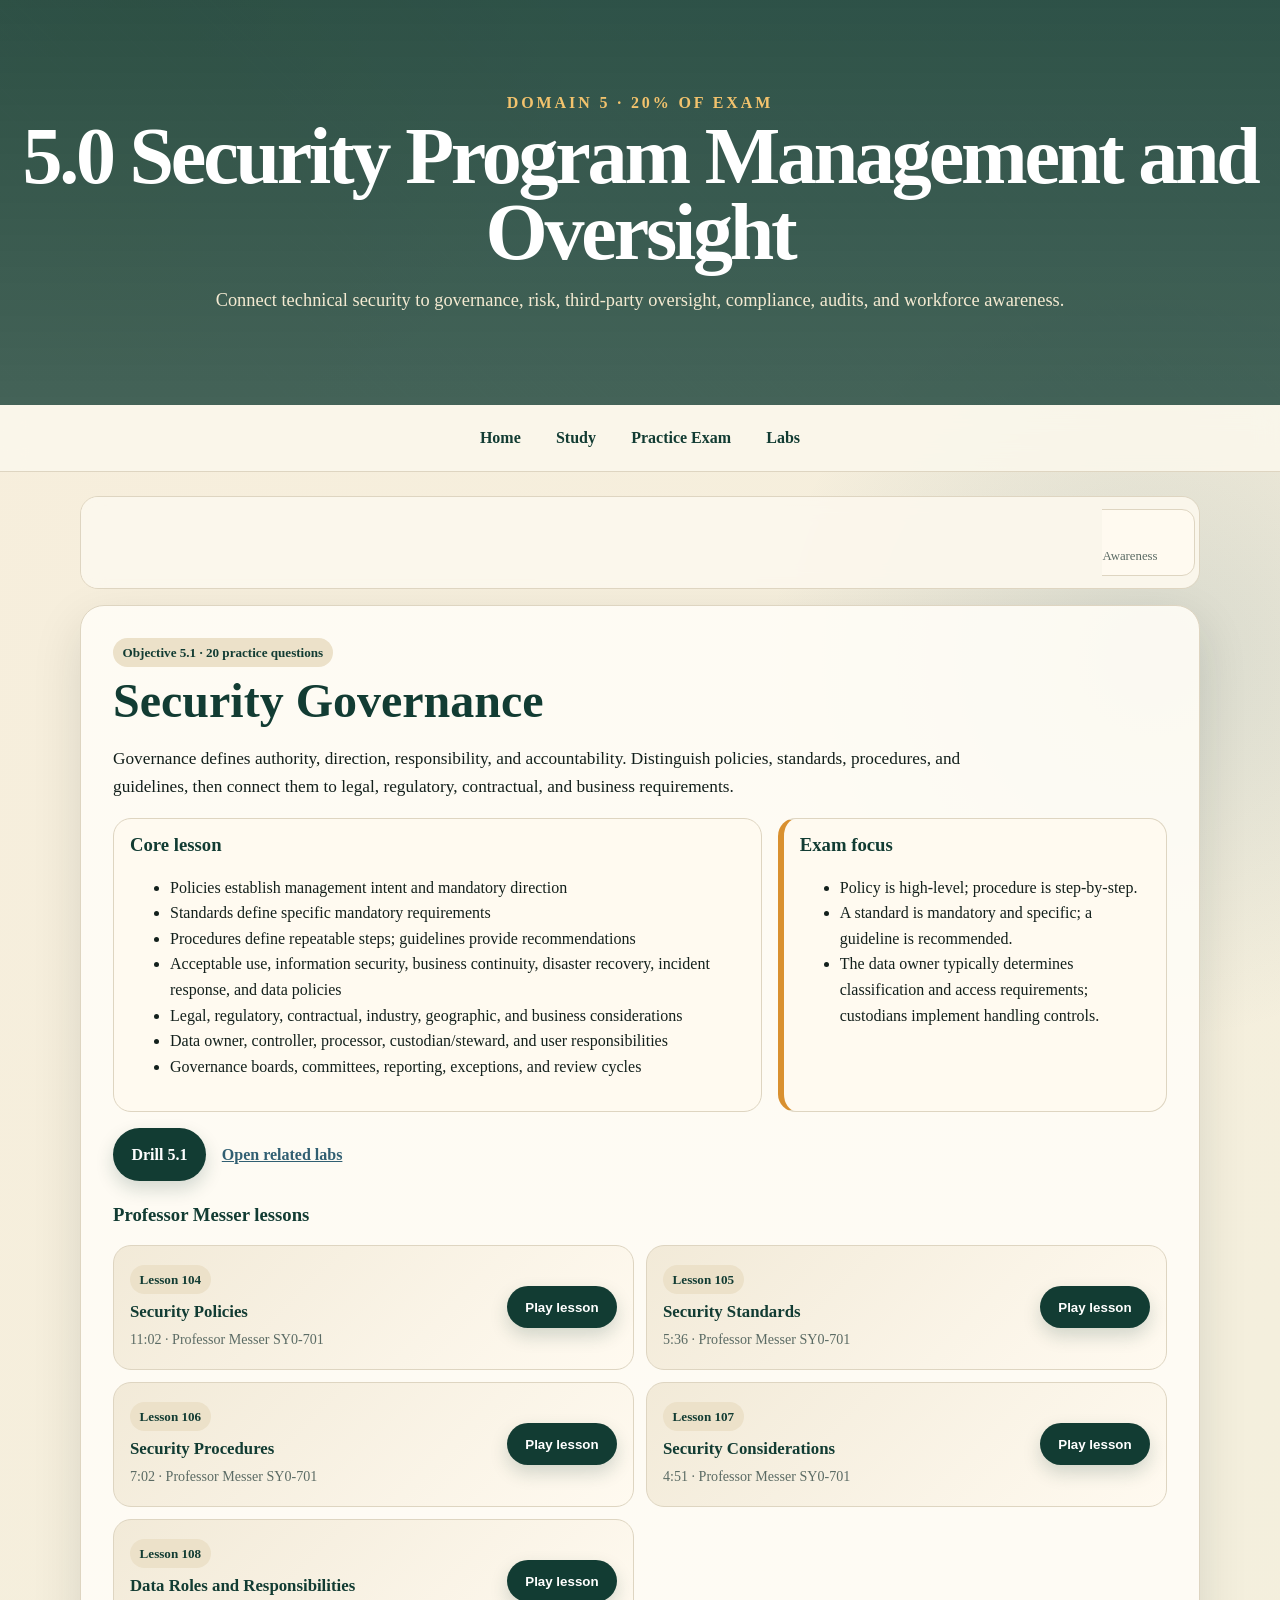
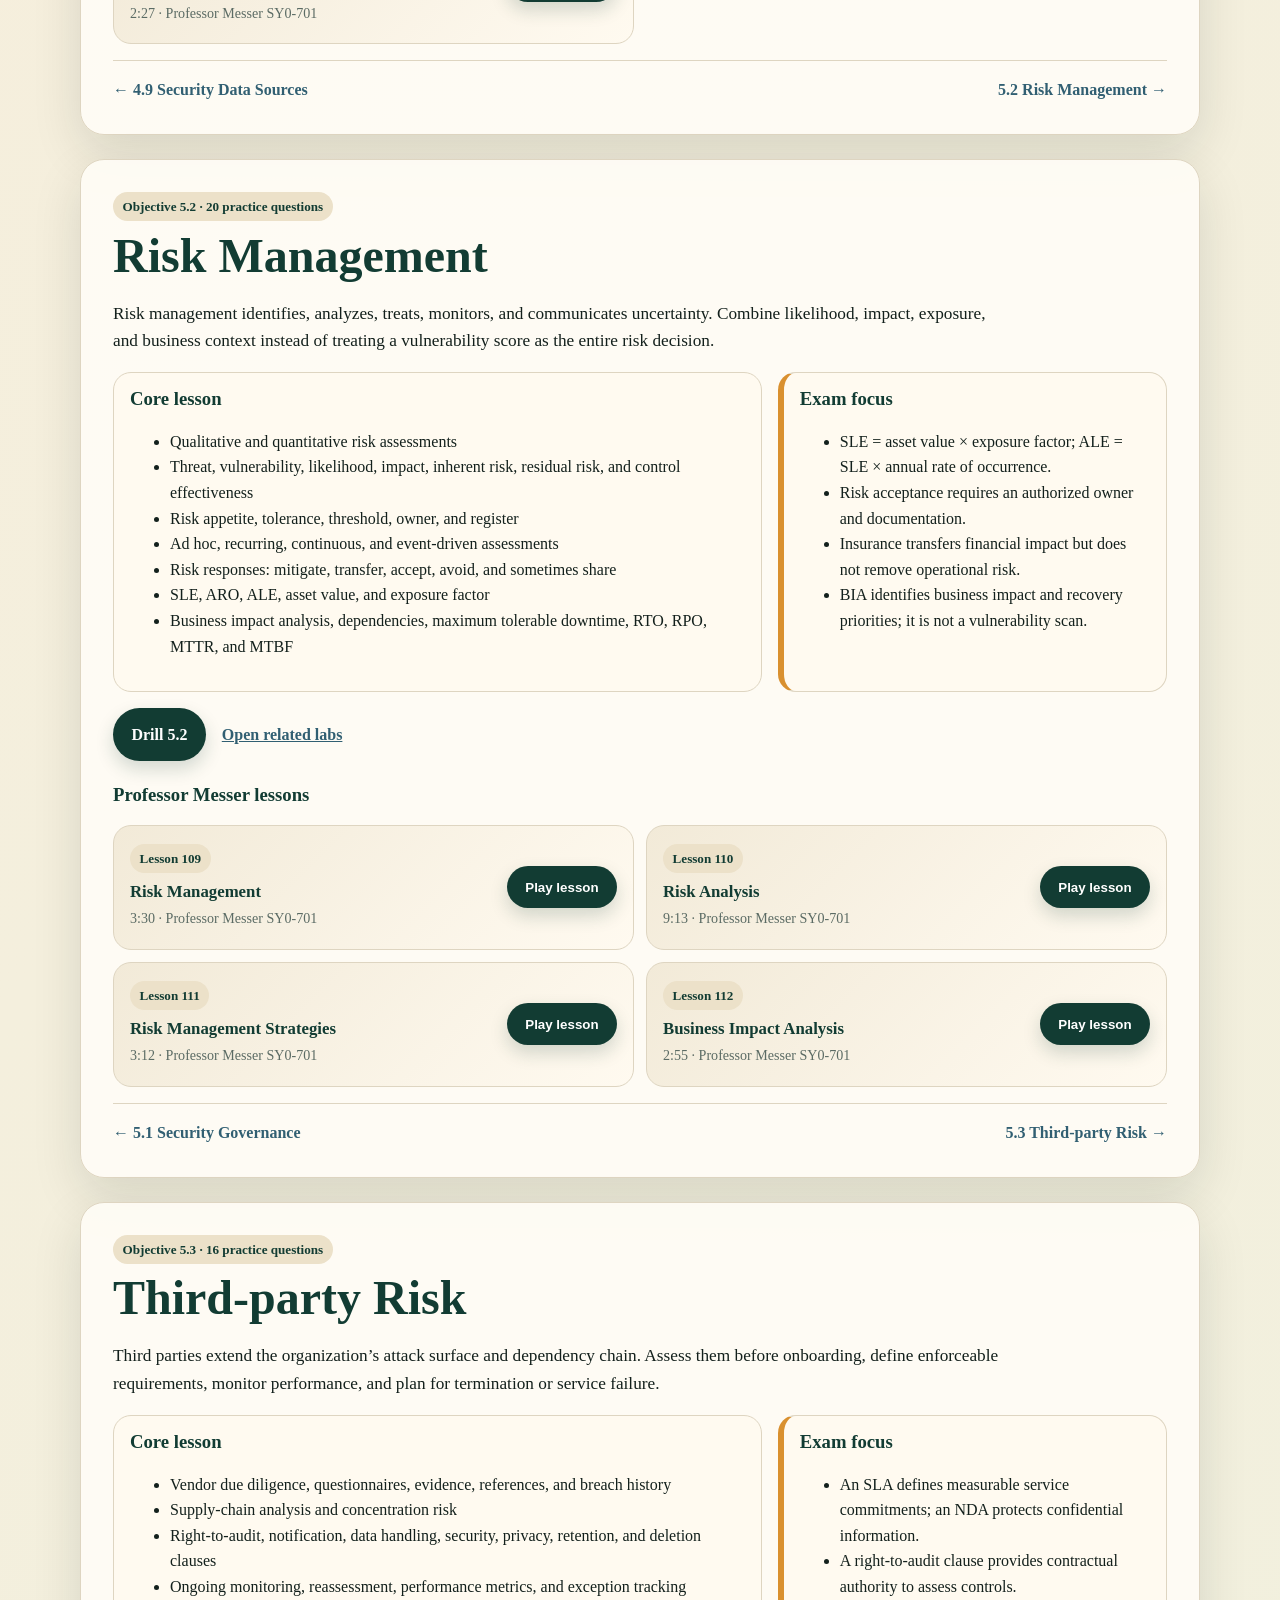
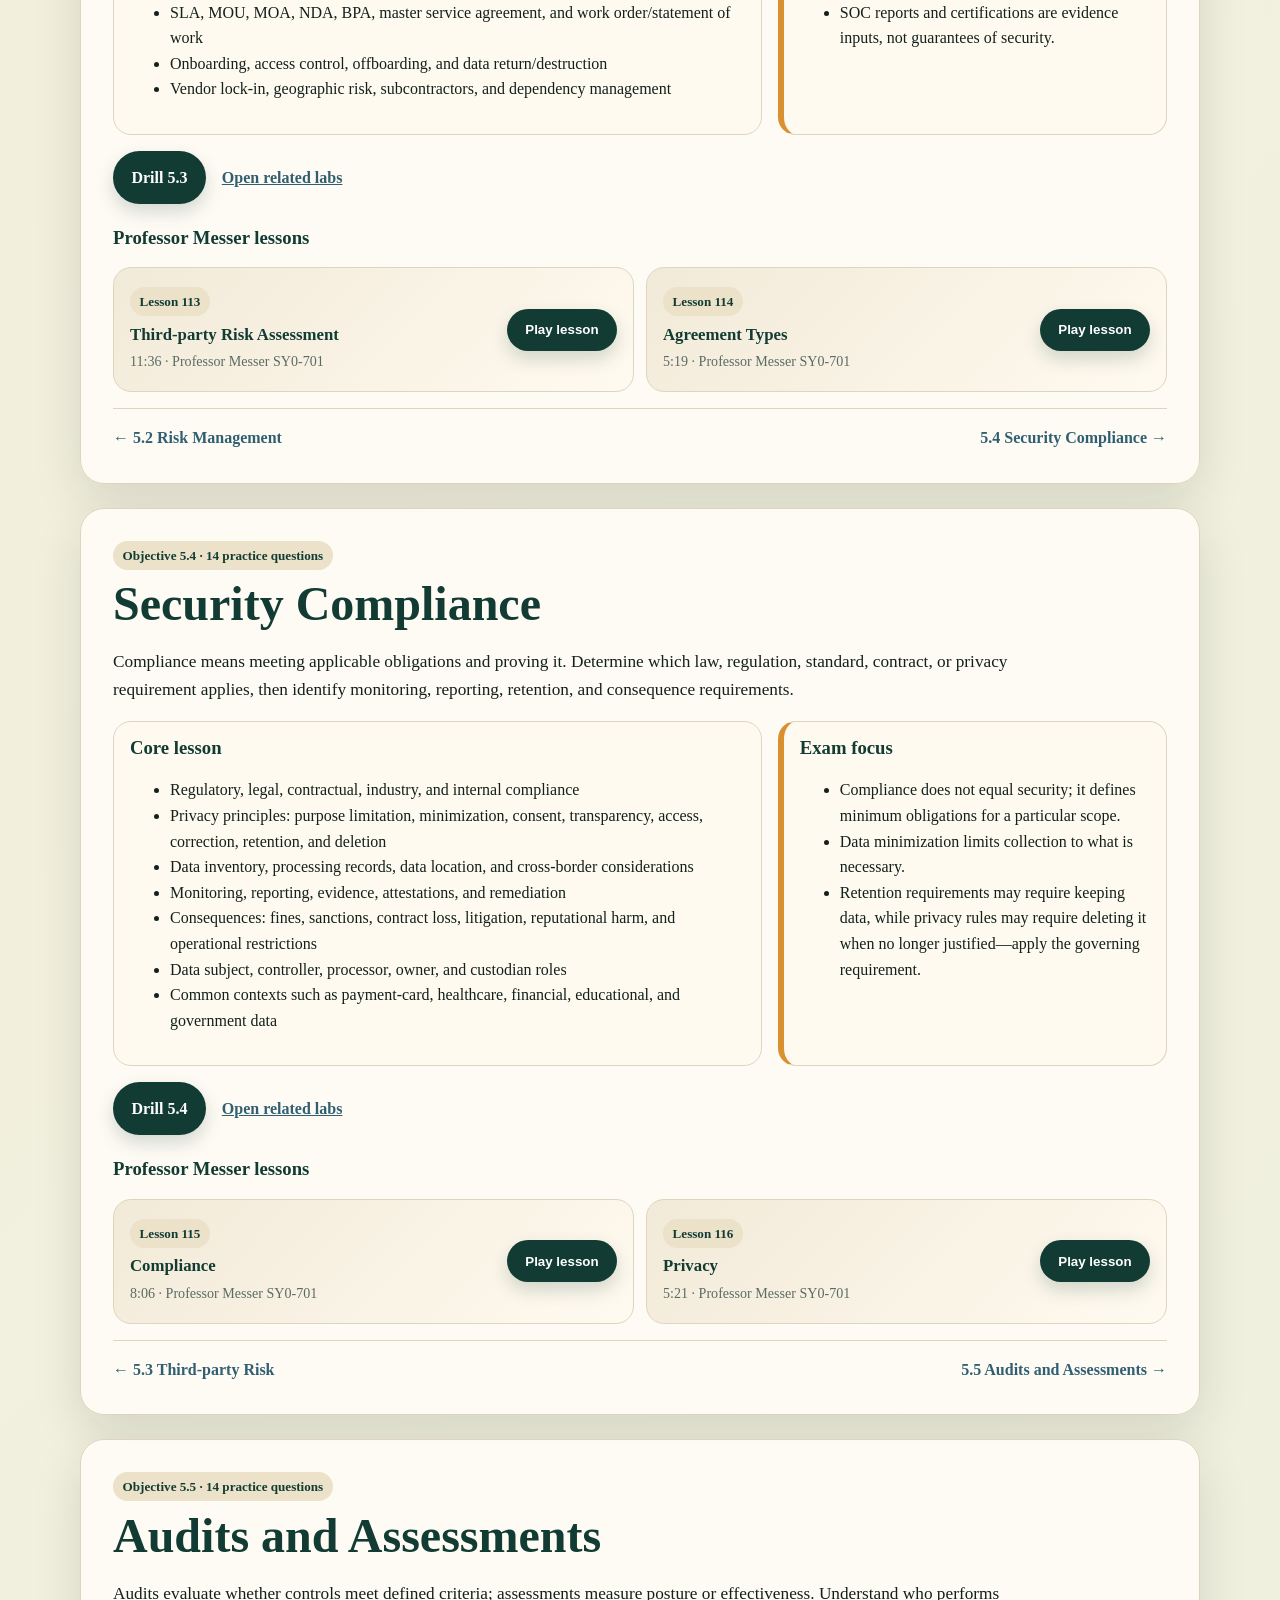
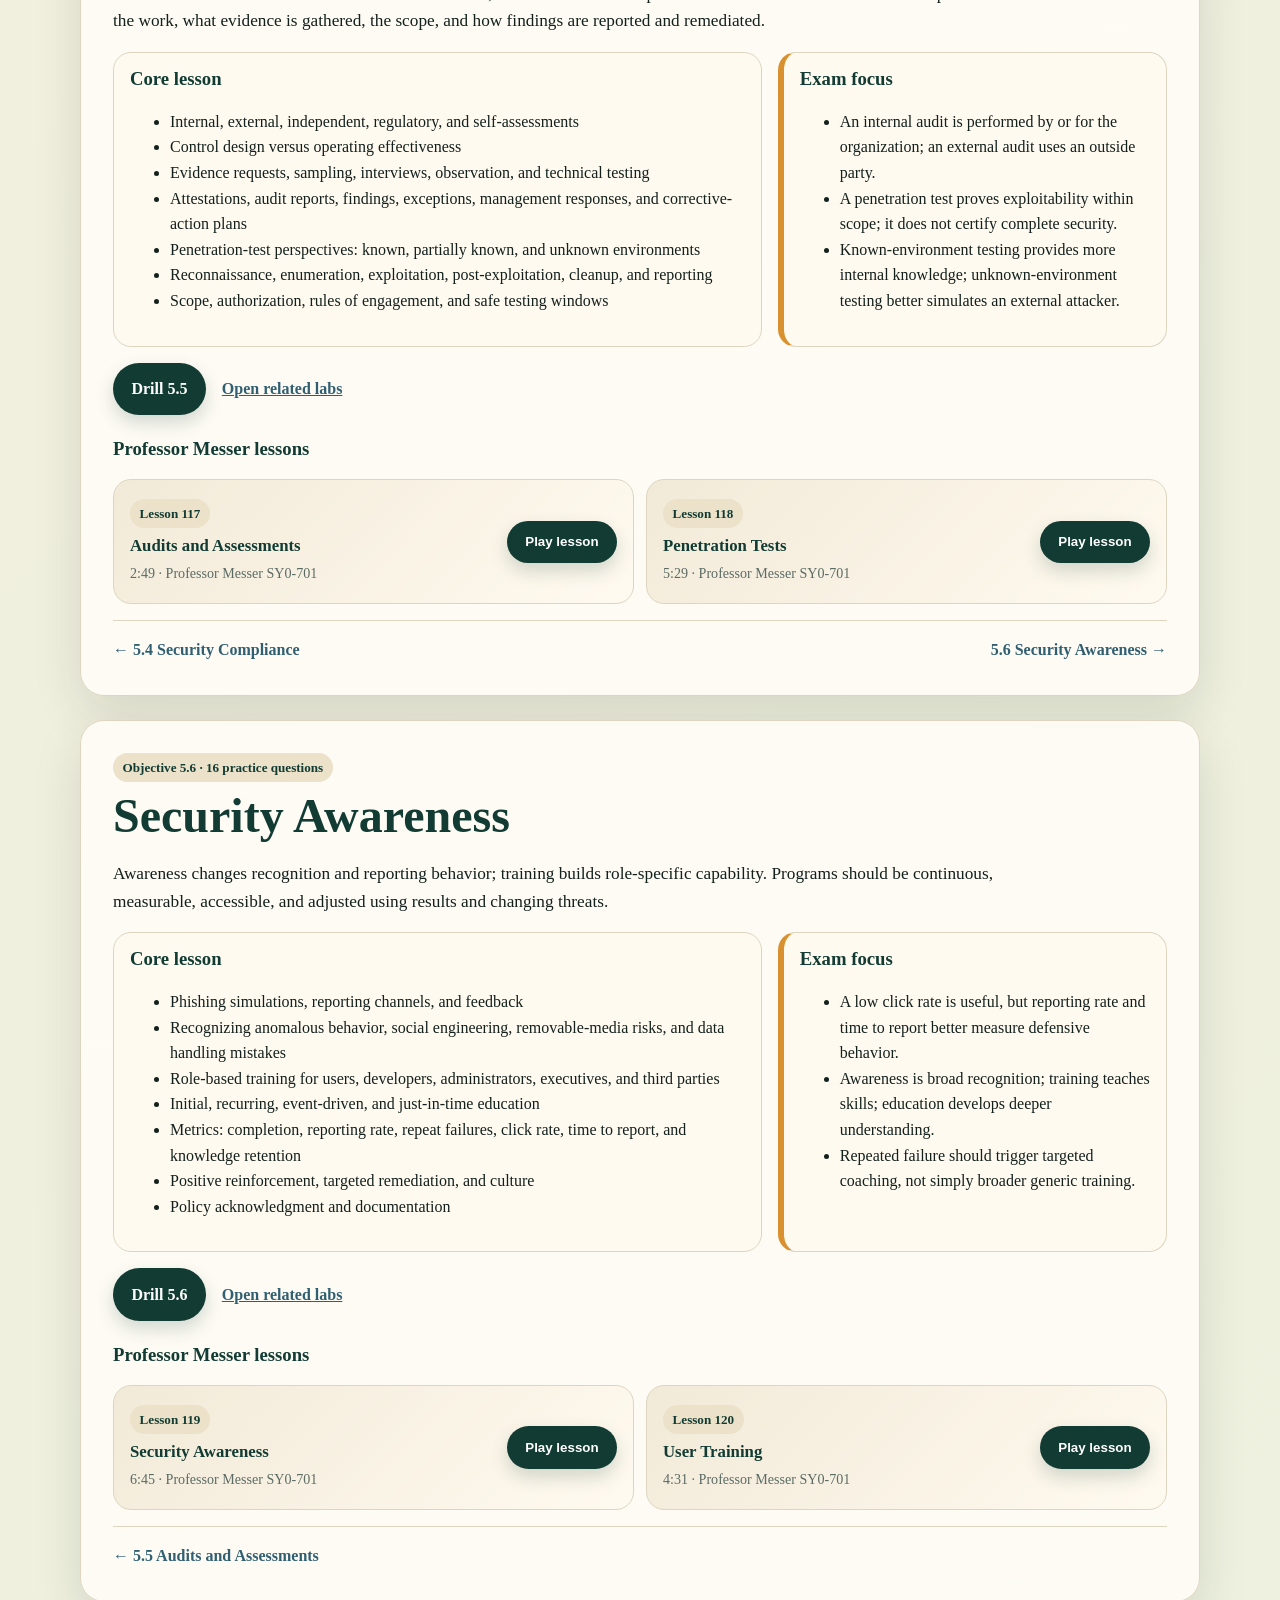
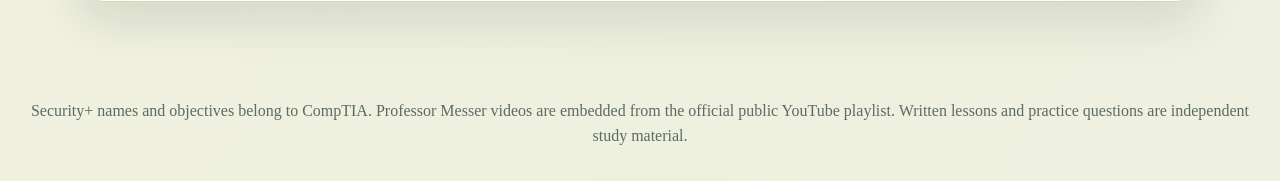
<file: domain-5.html>
<!DOCTYPE html><html lang="en"><head><meta charset="UTF-8"><meta name="viewport" content="width=device-width, initial-scale=1.0"><title>Domain 5: Security Program Management and Oversight - Security+ SY0-701</title><link rel="stylesheet" href="style.css"></head><body><header class="page-header domain-header"><p class="eyebrow">Domain 5 · 20% of exam</p><h1>5.0 Security Program Management and Oversight</h1><p>Connect technical security to governance, risk, third-party oversight, compliance, audits, and workforce awareness.</p></header><nav class="site-nav" aria-label="Primary navigation"><a href="index.html">Home</a><a href="study.html">Study</a><a href="quiz.html">Practice Exam</a><a href="lab.html">Labs</a></nav><main><aside class="lesson-toc" aria-label="Domain lesson navigation"><div><strong>Domain 5 lessons</strong><a href="study.html">All domains</a></div><a href="#objective-5-1"><strong>5.1</strong><span>Security Governance</span></a><a href="#objective-5-2"><strong>5.2</strong><span>Risk Management</span></a><a href="#objective-5-3"><strong>5.3</strong><span>Third-party Risk</span></a><a href="#objective-5-4"><strong>5.4</strong><span>Security Compliance</span></a><a href="#objective-5-5"><strong>5.5</strong><span>Audits and Assessments</span></a><a href="#objective-5-6"><strong>5.6</strong><span>Security Awareness</span></a></aside><section class="lesson-section" id="objective-5-1"><div class="lesson-kicker">Objective 5.1 · 20 practice questions</div><h2>Security Governance</h2><p class="lesson-summary">Governance defines authority, direction, responsibility, and accountability. Distinguish policies, standards, procedures, and guidelines, then connect them to legal, regulatory, contractual, and business requirements.</p><div class="lesson-grid"><article class="lesson-panel"><h3>Core lesson</h3><ul><li>Policies establish management intent and mandatory direction</li><li>Standards define specific mandatory requirements</li><li>Procedures define repeatable steps; guidelines provide recommendations</li><li>Acceptable use, information security, business continuity, disaster recovery, incident response, and data policies</li><li>Legal, regulatory, contractual, industry, geographic, and business considerations</li><li>Data owner, controller, processor, custodian/steward, and user responsibilities</li><li>Governance boards, committees, reporting, exceptions, and review cycles</li></ul></article><article class="lesson-panel exam-focus"><h3>Exam focus</h3><ul><li>Policy is high-level; procedure is step-by-step.</li><li>A standard is mandatory and specific; a guideline is recommended.</li><li>The data owner typically determines classification and access requirements; custodians implement handling controls.</li></ul></article></div><div class="lesson-actions"><a class="button" href="quiz.html?objective=5.1">Drill 5.1</a><a class="text-link" href="lab.html">Open related labs</a></div><h3 class="video-heading">Professor Messer lessons</h3><div class="video-grid"><article class="video-card"><div><span class="video-number">Lesson 104</span><h4>Security Policies</h4><p>11:02 · Professor Messer SY0-701</p></div><button type="button" class="video-load" data-index="104" data-title="Security Policies">Play lesson</button><noscript><a href="https://www.youtube.com/playlist?list=PLG49S3nxzAnl4QDVqK-hOnoqcSKEIDDuv" target="_blank" rel="noopener">Open official playlist</a></noscript></article><article class="video-card"><div><span class="video-number">Lesson 105</span><h4>Security Standards</h4><p>5:36 · Professor Messer SY0-701</p></div><button type="button" class="video-load" data-index="105" data-title="Security Standards">Play lesson</button><noscript><a href="https://www.youtube.com/playlist?list=PLG49S3nxzAnl4QDVqK-hOnoqcSKEIDDuv" target="_blank" rel="noopener">Open official playlist</a></noscript></article><article class="video-card"><div><span class="video-number">Lesson 106</span><h4>Security Procedures</h4><p>7:02 · Professor Messer SY0-701</p></div><button type="button" class="video-load" data-index="106" data-title="Security Procedures">Play lesson</button><noscript><a href="https://www.youtube.com/playlist?list=PLG49S3nxzAnl4QDVqK-hOnoqcSKEIDDuv" target="_blank" rel="noopener">Open official playlist</a></noscript></article><article class="video-card"><div><span class="video-number">Lesson 107</span><h4>Security Considerations</h4><p>4:51 · Professor Messer SY0-701</p></div><button type="button" class="video-load" data-index="107" data-title="Security Considerations">Play lesson</button><noscript><a href="https://www.youtube.com/playlist?list=PLG49S3nxzAnl4QDVqK-hOnoqcSKEIDDuv" target="_blank" rel="noopener">Open official playlist</a></noscript></article><article class="video-card"><div><span class="video-number">Lesson 108</span><h4>Data Roles and Responsibilities</h4><p>2:27 · Professor Messer SY0-701</p></div><button type="button" class="video-load" data-index="108" data-title="Data Roles and Responsibilities">Play lesson</button><noscript><a href="https://www.youtube.com/playlist?list=PLG49S3nxzAnl4QDVqK-hOnoqcSKEIDDuv" target="_blank" rel="noopener">Open official playlist</a></noscript></article></div><div class="lesson-nav"><a href="domain-4.html#objective-4-9">← 4.9 Security Data Sources</a><a href="domain-5.html#objective-5-2">5.2 Risk Management →</a></div></section><section class="lesson-section" id="objective-5-2"><div class="lesson-kicker">Objective 5.2 · 20 practice questions</div><h2>Risk Management</h2><p class="lesson-summary">Risk management identifies, analyzes, treats, monitors, and communicates uncertainty. Combine likelihood, impact, exposure, and business context instead of treating a vulnerability score as the entire risk decision.</p><div class="lesson-grid"><article class="lesson-panel"><h3>Core lesson</h3><ul><li>Qualitative and quantitative risk assessments</li><li>Threat, vulnerability, likelihood, impact, inherent risk, residual risk, and control effectiveness</li><li>Risk appetite, tolerance, threshold, owner, and register</li><li>Ad hoc, recurring, continuous, and event-driven assessments</li><li>Risk responses: mitigate, transfer, accept, avoid, and sometimes share</li><li>SLE, ARO, ALE, asset value, and exposure factor</li><li>Business impact analysis, dependencies, maximum tolerable downtime, RTO, RPO, MTTR, and MTBF</li></ul></article><article class="lesson-panel exam-focus"><h3>Exam focus</h3><ul><li>SLE = asset value × exposure factor; ALE = SLE × annual rate of occurrence.</li><li>Risk acceptance requires an authorized owner and documentation.</li><li>Insurance transfers financial impact but does not remove operational risk.</li><li>BIA identifies business impact and recovery priorities; it is not a vulnerability scan.</li></ul></article></div><div class="lesson-actions"><a class="button" href="quiz.html?objective=5.2">Drill 5.2</a><a class="text-link" href="lab.html">Open related labs</a></div><h3 class="video-heading">Professor Messer lessons</h3><div class="video-grid"><article class="video-card"><div><span class="video-number">Lesson 109</span><h4>Risk Management</h4><p>3:30 · Professor Messer SY0-701</p></div><button type="button" class="video-load" data-index="109" data-title="Risk Management">Play lesson</button><noscript><a href="https://www.youtube.com/playlist?list=PLG49S3nxzAnl4QDVqK-hOnoqcSKEIDDuv" target="_blank" rel="noopener">Open official playlist</a></noscript></article><article class="video-card"><div><span class="video-number">Lesson 110</span><h4>Risk Analysis</h4><p>9:13 · Professor Messer SY0-701</p></div><button type="button" class="video-load" data-index="110" data-title="Risk Analysis">Play lesson</button><noscript><a href="https://www.youtube.com/playlist?list=PLG49S3nxzAnl4QDVqK-hOnoqcSKEIDDuv" target="_blank" rel="noopener">Open official playlist</a></noscript></article><article class="video-card"><div><span class="video-number">Lesson 111</span><h4>Risk Management Strategies</h4><p>3:12 · Professor Messer SY0-701</p></div><button type="button" class="video-load" data-index="111" data-title="Risk Management Strategies">Play lesson</button><noscript><a href="https://www.youtube.com/playlist?list=PLG49S3nxzAnl4QDVqK-hOnoqcSKEIDDuv" target="_blank" rel="noopener">Open official playlist</a></noscript></article><article class="video-card"><div><span class="video-number">Lesson 112</span><h4>Business Impact Analysis</h4><p>2:55 · Professor Messer SY0-701</p></div><button type="button" class="video-load" data-index="112" data-title="Business Impact Analysis">Play lesson</button><noscript><a href="https://www.youtube.com/playlist?list=PLG49S3nxzAnl4QDVqK-hOnoqcSKEIDDuv" target="_blank" rel="noopener">Open official playlist</a></noscript></article></div><div class="lesson-nav"><a href="domain-5.html#objective-5-1">← 5.1 Security Governance</a><a href="domain-5.html#objective-5-3">5.3 Third-party Risk →</a></div></section><section class="lesson-section" id="objective-5-3"><div class="lesson-kicker">Objective 5.3 · 16 practice questions</div><h2>Third-party Risk</h2><p class="lesson-summary">Third parties extend the organization’s attack surface and dependency chain. Assess them before onboarding, define enforceable requirements, monitor performance, and plan for termination or service failure.</p><div class="lesson-grid"><article class="lesson-panel"><h3>Core lesson</h3><ul><li>Vendor due diligence, questionnaires, evidence, references, and breach history</li><li>Supply-chain analysis and concentration risk</li><li>Right-to-audit, notification, data handling, security, privacy, retention, and deletion clauses</li><li>Ongoing monitoring, reassessment, performance metrics, and exception tracking</li><li>SLA, MOU, MOA, NDA, BPA, master service agreement, and work order/statement of work</li><li>Onboarding, access control, offboarding, and data return/destruction</li><li>Vendor lock-in, geographic risk, subcontractors, and dependency management</li></ul></article><article class="lesson-panel exam-focus"><h3>Exam focus</h3><ul><li>An SLA defines measurable service commitments; an NDA protects confidential information.</li><li>A right-to-audit clause provides contractual authority to assess controls.</li><li>SOC reports and certifications are evidence inputs, not guarantees of security.</li></ul></article></div><div class="lesson-actions"><a class="button" href="quiz.html?objective=5.3">Drill 5.3</a><a class="text-link" href="lab.html">Open related labs</a></div><h3 class="video-heading">Professor Messer lessons</h3><div class="video-grid"><article class="video-card"><div><span class="video-number">Lesson 113</span><h4>Third-party Risk Assessment</h4><p>11:36 · Professor Messer SY0-701</p></div><button type="button" class="video-load" data-index="113" data-title="Third-party Risk Assessment">Play lesson</button><noscript><a href="https://www.youtube.com/playlist?list=PLG49S3nxzAnl4QDVqK-hOnoqcSKEIDDuv" target="_blank" rel="noopener">Open official playlist</a></noscript></article><article class="video-card"><div><span class="video-number">Lesson 114</span><h4>Agreement Types</h4><p>5:19 · Professor Messer SY0-701</p></div><button type="button" class="video-load" data-index="114" data-title="Agreement Types">Play lesson</button><noscript><a href="https://www.youtube.com/playlist?list=PLG49S3nxzAnl4QDVqK-hOnoqcSKEIDDuv" target="_blank" rel="noopener">Open official playlist</a></noscript></article></div><div class="lesson-nav"><a href="domain-5.html#objective-5-2">← 5.2 Risk Management</a><a href="domain-5.html#objective-5-4">5.4 Security Compliance →</a></div></section><section class="lesson-section" id="objective-5-4"><div class="lesson-kicker">Objective 5.4 · 14 practice questions</div><h2>Security Compliance</h2><p class="lesson-summary">Compliance means meeting applicable obligations and proving it. Determine which law, regulation, standard, contract, or privacy requirement applies, then identify monitoring, reporting, retention, and consequence requirements.</p><div class="lesson-grid"><article class="lesson-panel"><h3>Core lesson</h3><ul><li>Regulatory, legal, contractual, industry, and internal compliance</li><li>Privacy principles: purpose limitation, minimization, consent, transparency, access, correction, retention, and deletion</li><li>Data inventory, processing records, data location, and cross-border considerations</li><li>Monitoring, reporting, evidence, attestations, and remediation</li><li>Consequences: fines, sanctions, contract loss, litigation, reputational harm, and operational restrictions</li><li>Data subject, controller, processor, owner, and custodian roles</li><li>Common contexts such as payment-card, healthcare, financial, educational, and government data</li></ul></article><article class="lesson-panel exam-focus"><h3>Exam focus</h3><ul><li>Compliance does not equal security; it defines minimum obligations for a particular scope.</li><li>Data minimization limits collection to what is necessary.</li><li>Retention requirements may require keeping data, while privacy rules may require deleting it when no longer justified—apply the governing requirement.</li></ul></article></div><div class="lesson-actions"><a class="button" href="quiz.html?objective=5.4">Drill 5.4</a><a class="text-link" href="lab.html">Open related labs</a></div><h3 class="video-heading">Professor Messer lessons</h3><div class="video-grid"><article class="video-card"><div><span class="video-number">Lesson 115</span><h4>Compliance</h4><p>8:06 · Professor Messer SY0-701</p></div><button type="button" class="video-load" data-index="115" data-title="Compliance">Play lesson</button><noscript><a href="https://www.youtube.com/playlist?list=PLG49S3nxzAnl4QDVqK-hOnoqcSKEIDDuv" target="_blank" rel="noopener">Open official playlist</a></noscript></article><article class="video-card"><div><span class="video-number">Lesson 116</span><h4>Privacy</h4><p>5:21 · Professor Messer SY0-701</p></div><button type="button" class="video-load" data-index="116" data-title="Privacy">Play lesson</button><noscript><a href="https://www.youtube.com/playlist?list=PLG49S3nxzAnl4QDVqK-hOnoqcSKEIDDuv" target="_blank" rel="noopener">Open official playlist</a></noscript></article></div><div class="lesson-nav"><a href="domain-5.html#objective-5-3">← 5.3 Third-party Risk</a><a href="domain-5.html#objective-5-5">5.5 Audits and Assessments →</a></div></section><section class="lesson-section" id="objective-5-5"><div class="lesson-kicker">Objective 5.5 · 14 practice questions</div><h2>Audits and Assessments</h2><p class="lesson-summary">Audits evaluate whether controls meet defined criteria; assessments measure posture or effectiveness. Understand who performs the work, what evidence is gathered, the scope, and how findings are reported and remediated.</p><div class="lesson-grid"><article class="lesson-panel"><h3>Core lesson</h3><ul><li>Internal, external, independent, regulatory, and self-assessments</li><li>Control design versus operating effectiveness</li><li>Evidence requests, sampling, interviews, observation, and technical testing</li><li>Attestations, audit reports, findings, exceptions, management responses, and corrective-action plans</li><li>Penetration-test perspectives: known, partially known, and unknown environments</li><li>Reconnaissance, enumeration, exploitation, post-exploitation, cleanup, and reporting</li><li>Scope, authorization, rules of engagement, and safe testing windows</li></ul></article><article class="lesson-panel exam-focus"><h3>Exam focus</h3><ul><li>An internal audit is performed by or for the organization; an external audit uses an outside party.</li><li>A penetration test proves exploitability within scope; it does not certify complete security.</li><li>Known-environment testing provides more internal knowledge; unknown-environment testing better simulates an external attacker.</li></ul></article></div><div class="lesson-actions"><a class="button" href="quiz.html?objective=5.5">Drill 5.5</a><a class="text-link" href="lab.html">Open related labs</a></div><h3 class="video-heading">Professor Messer lessons</h3><div class="video-grid"><article class="video-card"><div><span class="video-number">Lesson 117</span><h4>Audits and Assessments</h4><p>2:49 · Professor Messer SY0-701</p></div><button type="button" class="video-load" data-index="117" data-title="Audits and Assessments">Play lesson</button><noscript><a href="https://www.youtube.com/playlist?list=PLG49S3nxzAnl4QDVqK-hOnoqcSKEIDDuv" target="_blank" rel="noopener">Open official playlist</a></noscript></article><article class="video-card"><div><span class="video-number">Lesson 118</span><h4>Penetration Tests</h4><p>5:29 · Professor Messer SY0-701</p></div><button type="button" class="video-load" data-index="118" data-title="Penetration Tests">Play lesson</button><noscript><a href="https://www.youtube.com/playlist?list=PLG49S3nxzAnl4QDVqK-hOnoqcSKEIDDuv" target="_blank" rel="noopener">Open official playlist</a></noscript></article></div><div class="lesson-nav"><a href="domain-5.html#objective-5-4">← 5.4 Security Compliance</a><a href="domain-5.html#objective-5-6">5.6 Security Awareness →</a></div></section><section class="lesson-section" id="objective-5-6"><div class="lesson-kicker">Objective 5.6 · 16 practice questions</div><h2>Security Awareness</h2><p class="lesson-summary">Awareness changes recognition and reporting behavior; training builds role-specific capability. Programs should be continuous, measurable, accessible, and adjusted using results and changing threats.</p><div class="lesson-grid"><article class="lesson-panel"><h3>Core lesson</h3><ul><li>Phishing simulations, reporting channels, and feedback</li><li>Recognizing anomalous behavior, social engineering, removable-media risks, and data handling mistakes</li><li>Role-based training for users, developers, administrators, executives, and third parties</li><li>Initial, recurring, event-driven, and just-in-time education</li><li>Metrics: completion, reporting rate, repeat failures, click rate, time to report, and knowledge retention</li><li>Positive reinforcement, targeted remediation, and culture</li><li>Policy acknowledgment and documentation</li></ul></article><article class="lesson-panel exam-focus"><h3>Exam focus</h3><ul><li>A low click rate is useful, but reporting rate and time to report better measure defensive behavior.</li><li>Awareness is broad recognition; training teaches skills; education develops deeper understanding.</li><li>Repeated failure should trigger targeted coaching, not simply broader generic training.</li></ul></article></div><div class="lesson-actions"><a class="button" href="quiz.html?objective=5.6">Drill 5.6</a><a class="text-link" href="lab.html">Open related labs</a></div><h3 class="video-heading">Professor Messer lessons</h3><div class="video-grid"><article class="video-card"><div><span class="video-number">Lesson 119</span><h4>Security Awareness</h4><p>6:45 · Professor Messer SY0-701</p></div><button type="button" class="video-load" data-index="119" data-title="Security Awareness">Play lesson</button><noscript><a href="https://www.youtube.com/playlist?list=PLG49S3nxzAnl4QDVqK-hOnoqcSKEIDDuv" target="_blank" rel="noopener">Open official playlist</a></noscript></article><article class="video-card"><div><span class="video-number">Lesson 120</span><h4>User Training</h4><p>4:31 · Professor Messer SY0-701</p></div><button type="button" class="video-load" data-index="120" data-title="User Training">Play lesson</button><noscript><a href="https://www.youtube.com/playlist?list=PLG49S3nxzAnl4QDVqK-hOnoqcSKEIDDuv" target="_blank" rel="noopener">Open official playlist</a></noscript></article></div><div class="lesson-nav"><a href="domain-5.html#objective-5-5">← 5.5 Audits and Assessments</a></div></section></main><footer>Security+ names and objectives belong to CompTIA. Professor Messer videos are embedded from the official public YouTube playlist. Written lessons and practice questions are independent study material.</footer><script src="videos.js"></script>
<script>
function loadLessonVideo(button){
 const card=button.closest('.video-card');
 const lessonNumber=Number(button.dataset.index);
 const video=typeof getProfessorMesserVideoByLesson==='function' ? getProfessorMesserVideoByLesson(lessonNumber) : null;
 if(!video || !video.videoId){
   const missing=document.createElement('div');
   missing.className='video-missing';
   missing.innerHTML='<strong>Video link not added yet.</strong><p>This lesson is already mapped in <code>videos.js</code>. Fill in <code>videoId</code>, <code>watchUrl</code>, and <code>embedUrl</code> for lesson '+lessonNumber+'.</p>';
   card.replaceWith(missing);
   return;
 }
 const frame=document.createElement('iframe');
 frame.className='lesson-frame';
 frame.src=video.embedUrl || ('https://www.youtube-nocookie.com/embed/'+encodeURIComponent(video.videoId)+'?rel=0');
 frame.title=video.title+' - Professor Messer SY0-701';
 frame.loading='lazy';
 frame.allow='accelerometer; autoplay; clipboard-write; encrypted-media; gyroscope; picture-in-picture; web-share';
 frame.allowFullscreen=true;
 card.replaceWith(frame);
}
document.querySelectorAll('.video-load').forEach(function(button){
 const lessonNumber=Number(button.dataset.index);
 const video=typeof getProfessorMesserVideoByLesson==='function' ? getProfessorMesserVideoByLesson(lessonNumber) : null;
 if(video && video.videoId){
   button.dataset.videoId=video.videoId;
   button.addEventListener('click',function(){loadLessonVideo(button);});
 } else {
   button.textContent='Video link needed';
   button.classList.add('missing-video-link');
   button.addEventListener('click',function(){loadLessonVideo(button);});
 }
});
</script></body></html>
</file>
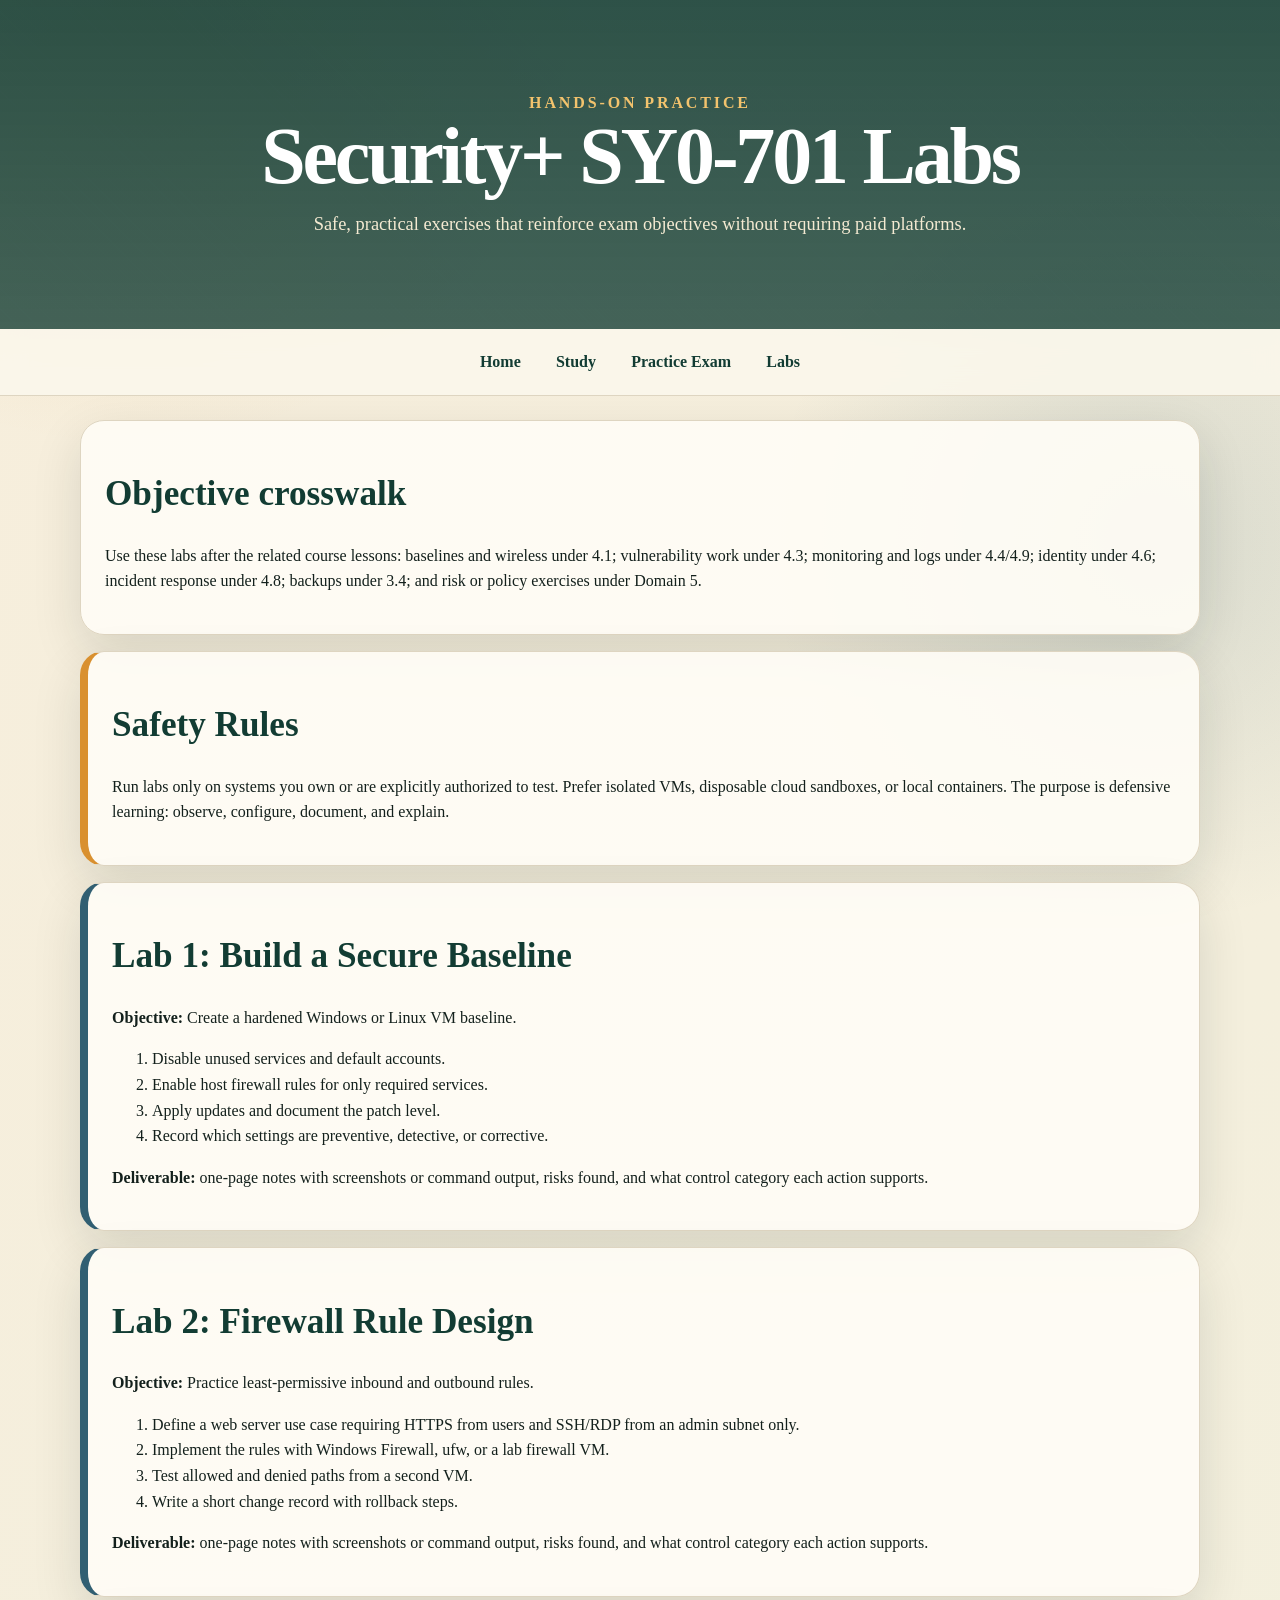
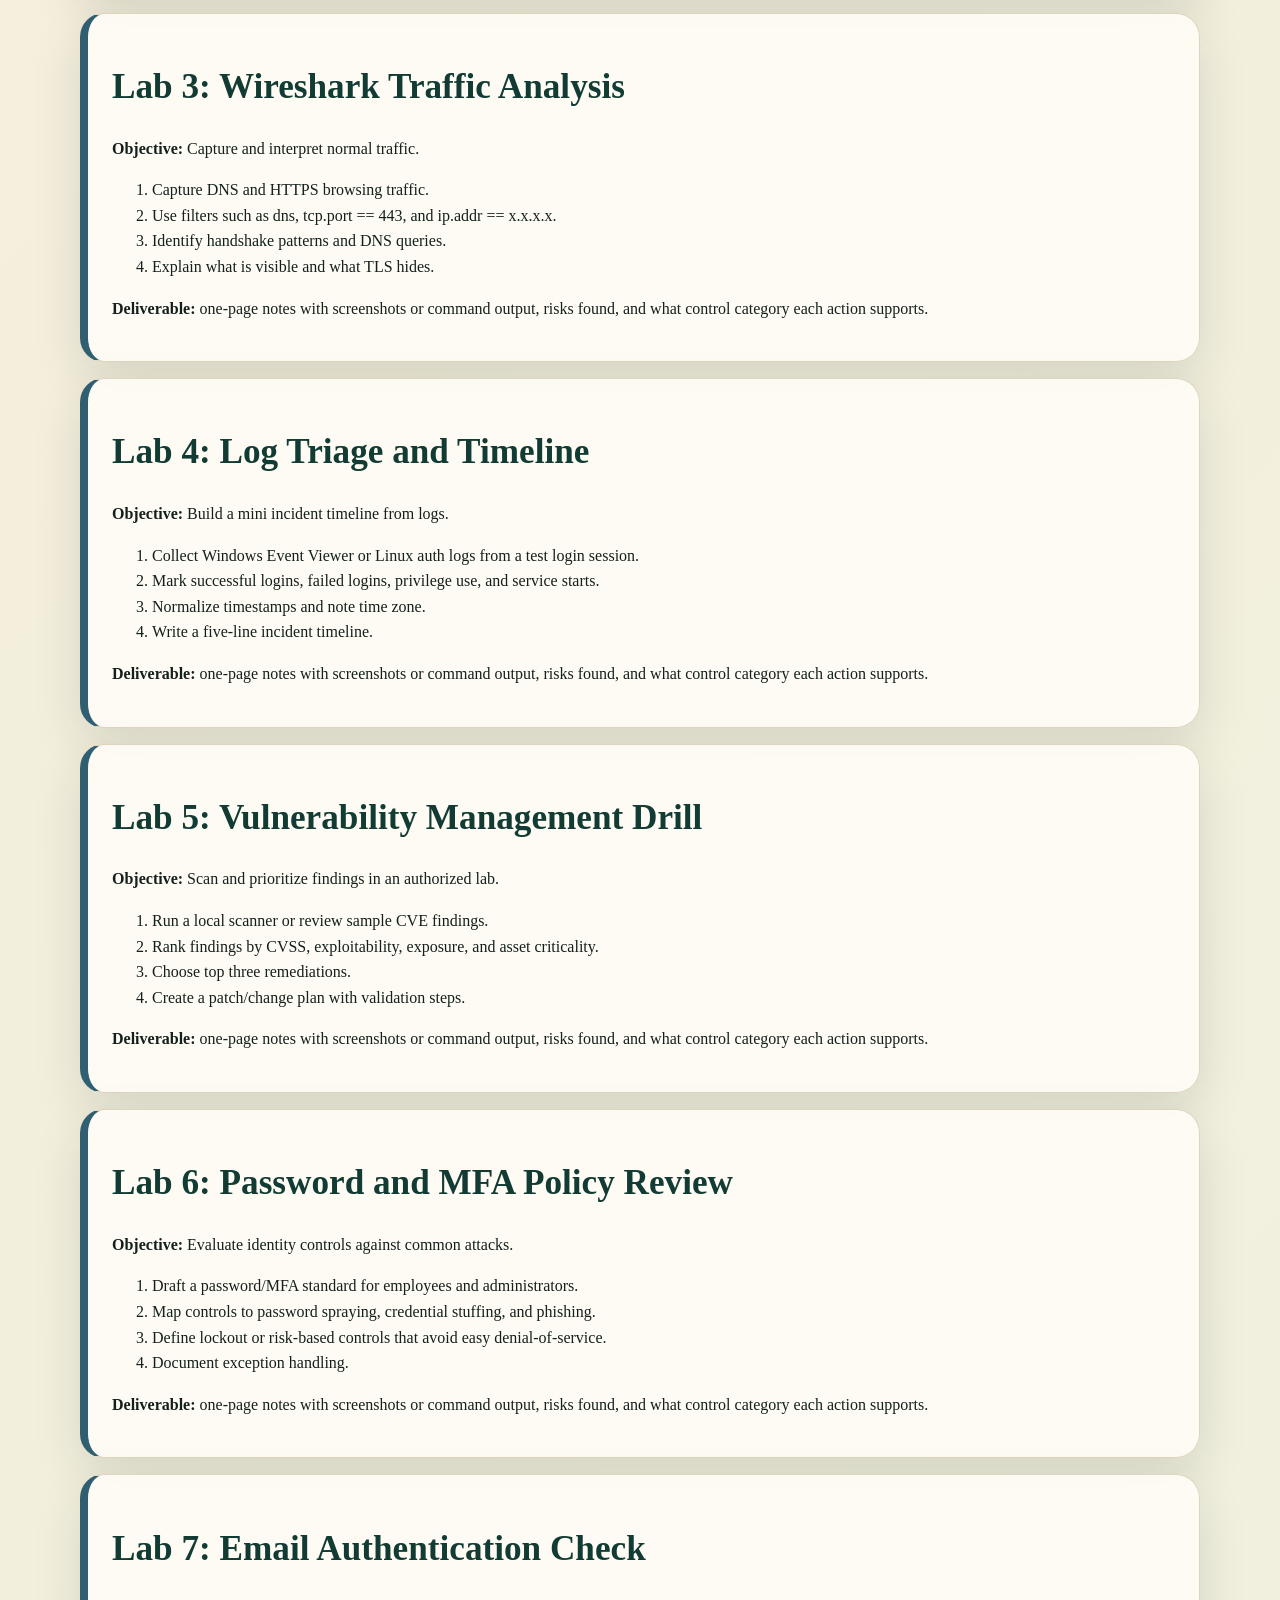
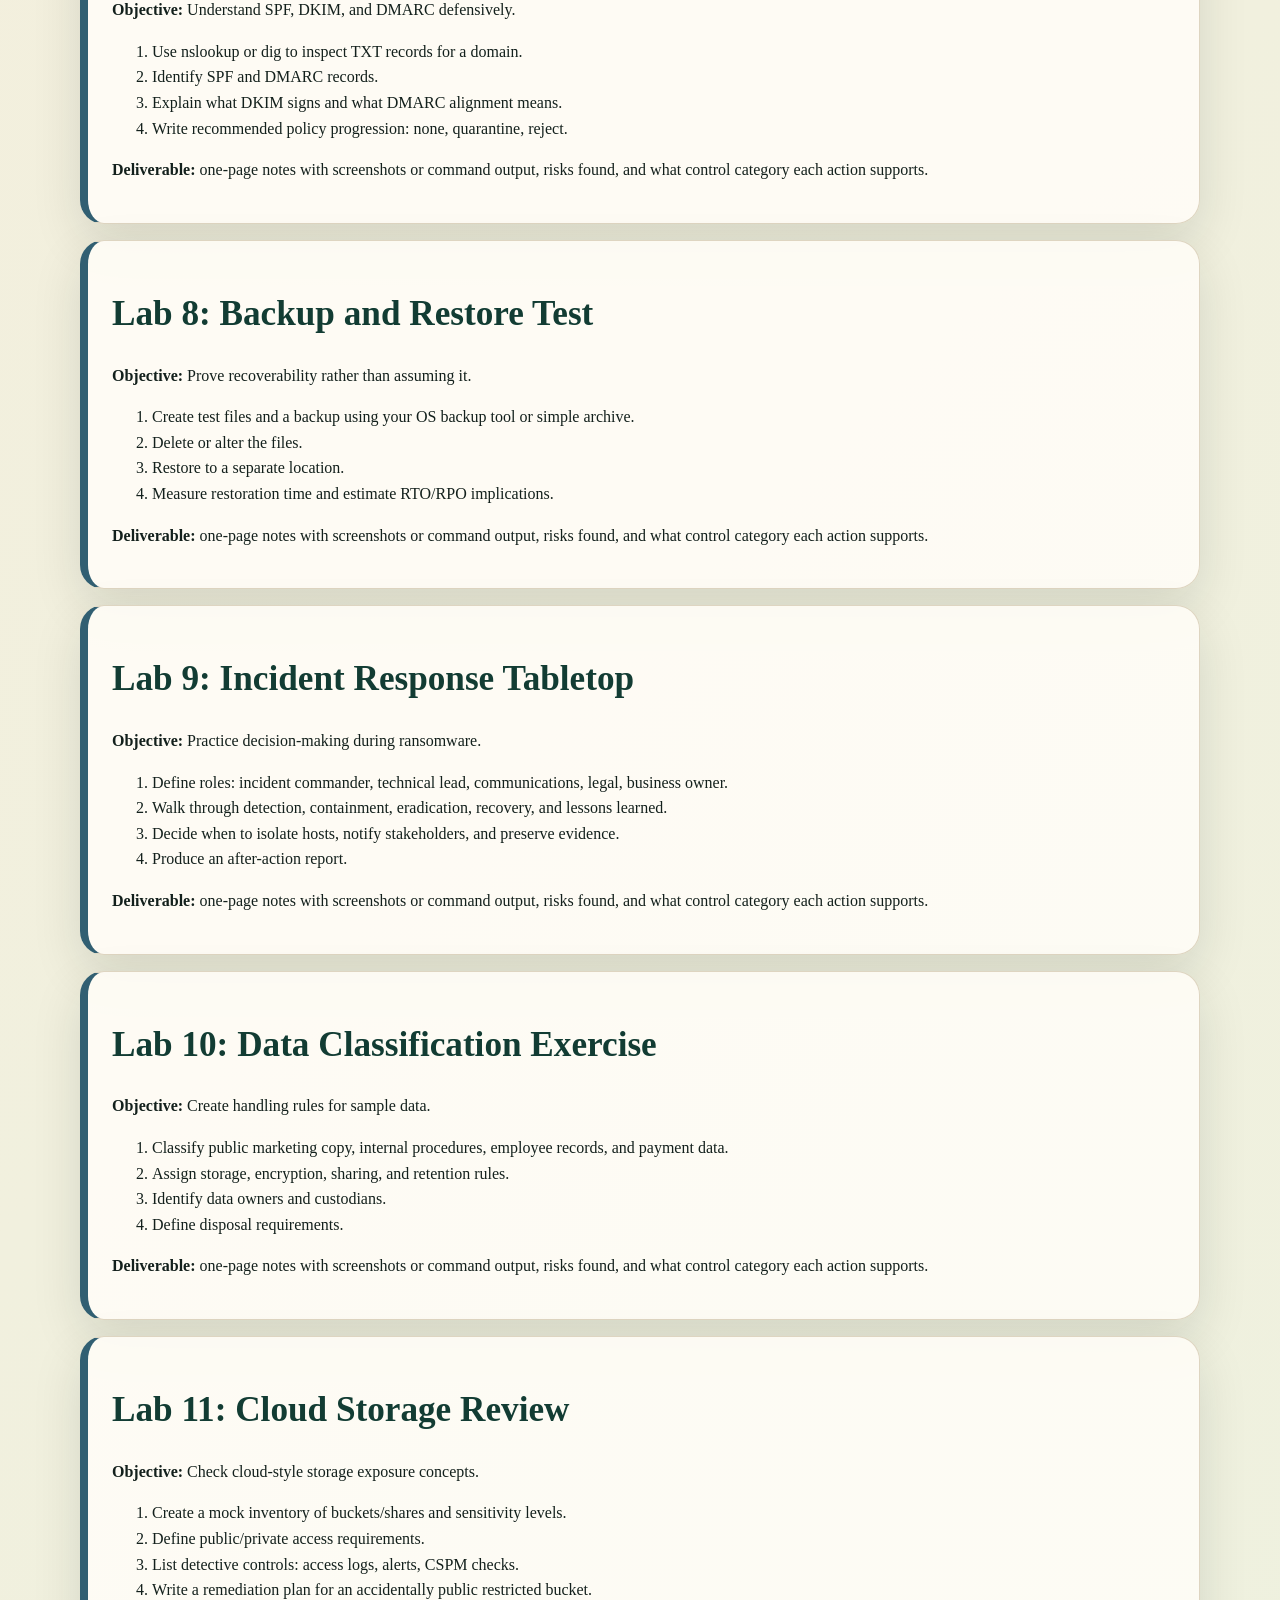
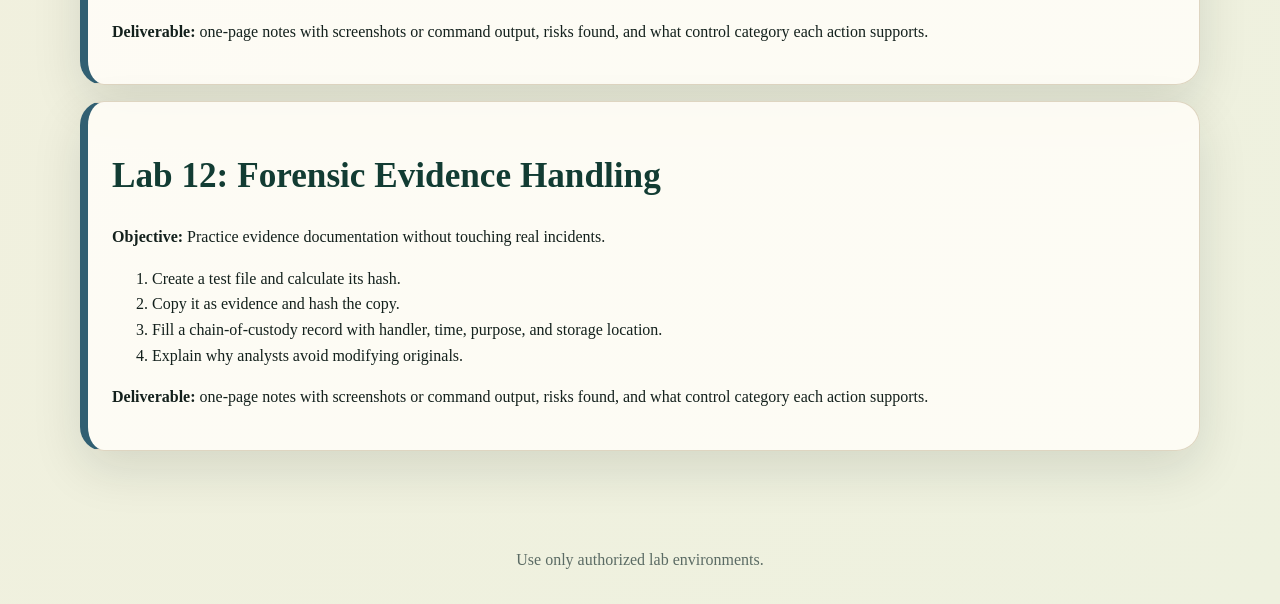
<file: lab.html>
<!DOCTYPE html>
<html lang="en"><head><meta charset="UTF-8"><meta name="viewport" content="width=device-width, initial-scale=1.0"><title>Labs - Security+ SY0-701</title><link rel="stylesheet" href="style.css"></head>
<body><header class="page-header"><p class="eyebrow">Hands-on Practice</p><h1>Security+ SY0-701 Labs</h1><p>Safe, practical exercises that reinforce exam objectives without requiring paid platforms.</p></header><nav class="site-nav" aria-label="Primary navigation">
    <a href="index.html">Home</a>
    <a href="study.html">Study</a>
    <a href="quiz.html">Practice Exam</a>
    <a href="lab.html">Labs</a>
  </nav><main><section class="card"><h2>Objective crosswalk</h2><p>Use these labs after the related course lessons: baselines and wireless under 4.1; vulnerability work under 4.3; monitoring and logs under 4.4/4.9; identity under 4.6; incident response under 4.8; backups under 3.4; and risk or policy exercises under Domain 5.</p></section>
<section class="card accent"><h2>Safety Rules</h2><p>Run labs only on systems you own or are explicitly authorized to test. Prefer isolated VMs, disposable cloud sandboxes, or local containers. The purpose is defensive learning: observe, configure, document, and explain.</p></section>
<article class="lab card"><h2>Lab 1: Build a Secure Baseline</h2><p><strong>Objective:</strong> Create a hardened Windows or Linux VM baseline.</p><ol><li>Disable unused services and default accounts.</li><li>Enable host firewall rules for only required services.</li><li>Apply updates and document the patch level.</li><li>Record which settings are preventive, detective, or corrective.</li></ol><p><strong>Deliverable:</strong> one-page notes with screenshots or command output, risks found, and what control category each action supports.</p></article><article class="lab card"><h2>Lab 2: Firewall Rule Design</h2><p><strong>Objective:</strong> Practice least-permissive inbound and outbound rules.</p><ol><li>Define a web server use case requiring HTTPS from users and SSH/RDP from an admin subnet only.</li><li>Implement the rules with Windows Firewall, ufw, or a lab firewall VM.</li><li>Test allowed and denied paths from a second VM.</li><li>Write a short change record with rollback steps.</li></ol><p><strong>Deliverable:</strong> one-page notes with screenshots or command output, risks found, and what control category each action supports.</p></article><article class="lab card"><h2>Lab 3: Wireshark Traffic Analysis</h2><p><strong>Objective:</strong> Capture and interpret normal traffic.</p><ol><li>Capture DNS and HTTPS browsing traffic.</li><li>Use filters such as dns, tcp.port == 443, and ip.addr == x.x.x.x.</li><li>Identify handshake patterns and DNS queries.</li><li>Explain what is visible and what TLS hides.</li></ol><p><strong>Deliverable:</strong> one-page notes with screenshots or command output, risks found, and what control category each action supports.</p></article><article class="lab card"><h2>Lab 4: Log Triage and Timeline</h2><p><strong>Objective:</strong> Build a mini incident timeline from logs.</p><ol><li>Collect Windows Event Viewer or Linux auth logs from a test login session.</li><li>Mark successful logins, failed logins, privilege use, and service starts.</li><li>Normalize timestamps and note time zone.</li><li>Write a five-line incident timeline.</li></ol><p><strong>Deliverable:</strong> one-page notes with screenshots or command output, risks found, and what control category each action supports.</p></article><article class="lab card"><h2>Lab 5: Vulnerability Management Drill</h2><p><strong>Objective:</strong> Scan and prioritize findings in an authorized lab.</p><ol><li>Run a local scanner or review sample CVE findings.</li><li>Rank findings by CVSS, exploitability, exposure, and asset criticality.</li><li>Choose top three remediations.</li><li>Create a patch/change plan with validation steps.</li></ol><p><strong>Deliverable:</strong> one-page notes with screenshots or command output, risks found, and what control category each action supports.</p></article><article class="lab card"><h2>Lab 6: Password and MFA Policy Review</h2><p><strong>Objective:</strong> Evaluate identity controls against common attacks.</p><ol><li>Draft a password/MFA standard for employees and administrators.</li><li>Map controls to password spraying, credential stuffing, and phishing.</li><li>Define lockout or risk-based controls that avoid easy denial-of-service.</li><li>Document exception handling.</li></ol><p><strong>Deliverable:</strong> one-page notes with screenshots or command output, risks found, and what control category each action supports.</p></article><article class="lab card"><h2>Lab 7: Email Authentication Check</h2><p><strong>Objective:</strong> Understand SPF, DKIM, and DMARC defensively.</p><ol><li>Use nslookup or dig to inspect TXT records for a domain.</li><li>Identify SPF and DMARC records.</li><li>Explain what DKIM signs and what DMARC alignment means.</li><li>Write recommended policy progression: none, quarantine, reject.</li></ol><p><strong>Deliverable:</strong> one-page notes with screenshots or command output, risks found, and what control category each action supports.</p></article><article class="lab card"><h2>Lab 8: Backup and Restore Test</h2><p><strong>Objective:</strong> Prove recoverability rather than assuming it.</p><ol><li>Create test files and a backup using your OS backup tool or simple archive.</li><li>Delete or alter the files.</li><li>Restore to a separate location.</li><li>Measure restoration time and estimate RTO/RPO implications.</li></ol><p><strong>Deliverable:</strong> one-page notes with screenshots or command output, risks found, and what control category each action supports.</p></article><article class="lab card"><h2>Lab 9: Incident Response Tabletop</h2><p><strong>Objective:</strong> Practice decision-making during ransomware.</p><ol><li>Define roles: incident commander, technical lead, communications, legal, business owner.</li><li>Walk through detection, containment, eradication, recovery, and lessons learned.</li><li>Decide when to isolate hosts, notify stakeholders, and preserve evidence.</li><li>Produce an after-action report.</li></ol><p><strong>Deliverable:</strong> one-page notes with screenshots or command output, risks found, and what control category each action supports.</p></article><article class="lab card"><h2>Lab 10: Data Classification Exercise</h2><p><strong>Objective:</strong> Create handling rules for sample data.</p><ol><li>Classify public marketing copy, internal procedures, employee records, and payment data.</li><li>Assign storage, encryption, sharing, and retention rules.</li><li>Identify data owners and custodians.</li><li>Define disposal requirements.</li></ol><p><strong>Deliverable:</strong> one-page notes with screenshots or command output, risks found, and what control category each action supports.</p></article><article class="lab card"><h2>Lab 11: Cloud Storage Review</h2><p><strong>Objective:</strong> Check cloud-style storage exposure concepts.</p><ol><li>Create a mock inventory of buckets/shares and sensitivity levels.</li><li>Define public/private access requirements.</li><li>List detective controls: access logs, alerts, CSPM checks.</li><li>Write a remediation plan for an accidentally public restricted bucket.</li></ol><p><strong>Deliverable:</strong> one-page notes with screenshots or command output, risks found, and what control category each action supports.</p></article><article class="lab card"><h2>Lab 12: Forensic Evidence Handling</h2><p><strong>Objective:</strong> Practice evidence documentation without touching real incidents.</p><ol><li>Create a test file and calculate its hash.</li><li>Copy it as evidence and hash the copy.</li><li>Fill a chain-of-custody record with handler, time, purpose, and storage location.</li><li>Explain why analysts avoid modifying originals.</li></ol><p><strong>Deliverable:</strong> one-page notes with screenshots or command output, risks found, and what control category each action supports.</p></article></main><footer>Use only authorized lab environments.</footer></body></html>
</file>
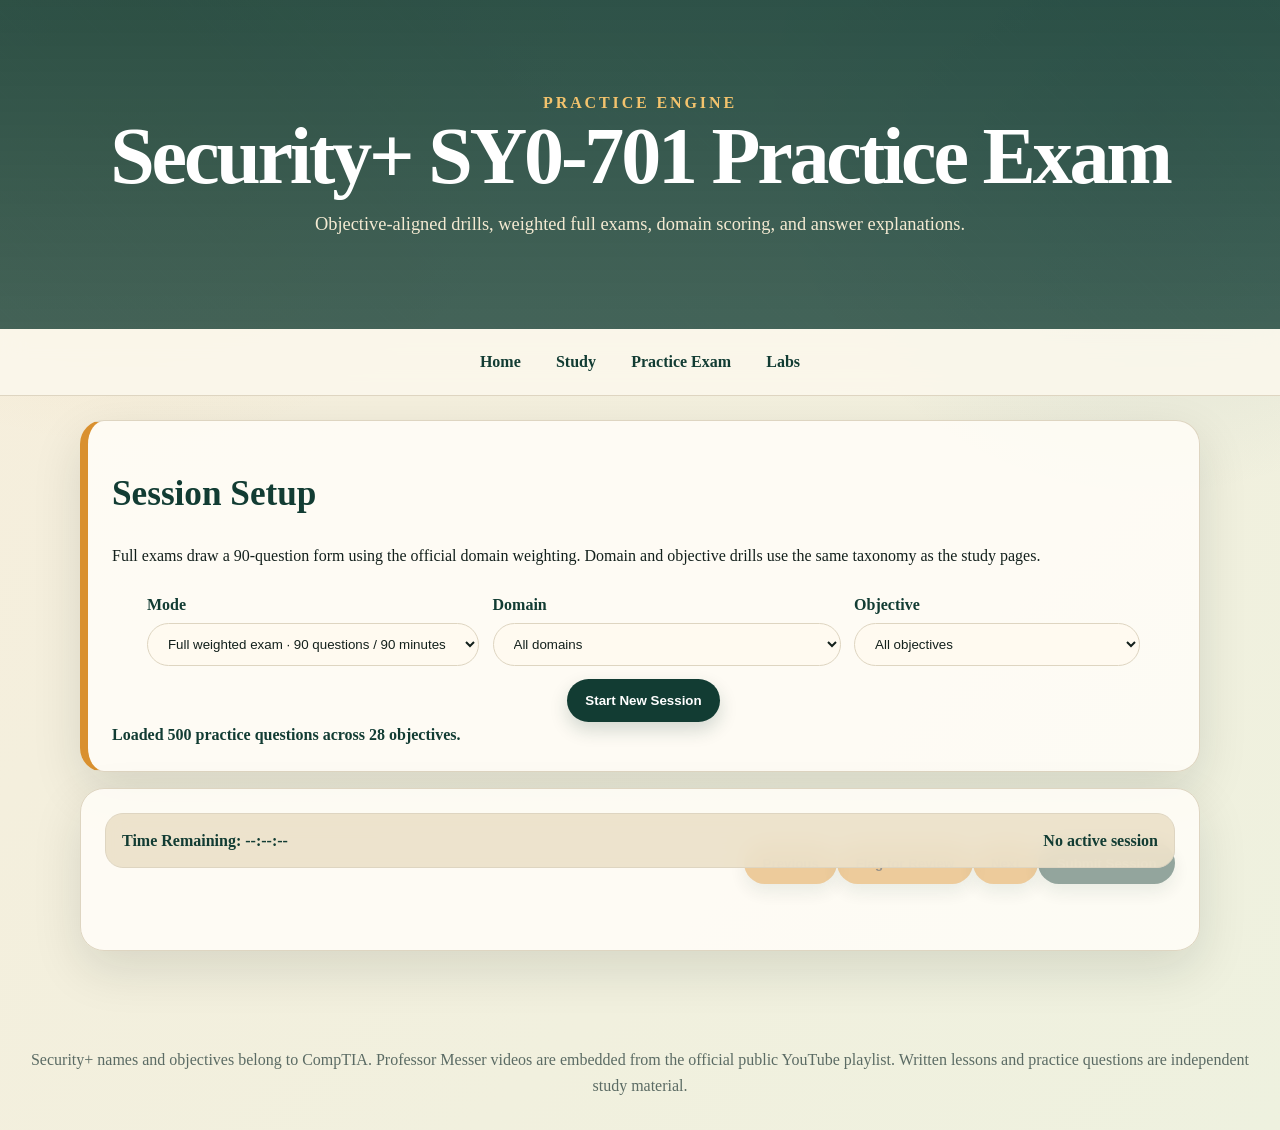
<file: quiz.html>
<!DOCTYPE html>
<html lang="en">
<head>
    <meta charset="UTF-8">
    <meta name="viewport" content="width=device-width, initial-scale=1.0">
    <title>Practice Exam - Security+ SY0-701</title>
    <link rel="stylesheet" href="style.css">
</head>

<body>
    <header class="page-header">
        <p class="eyebrow">Practice Engine</p>
        <h1>Security+ SY0-701 Practice Exam</h1>
        <p>Objective-aligned drills, weighted full exams, domain scoring, and answer explanations.</p>
    </header>

    <nav class="site-nav" aria-label="Primary navigation">
        <a href="index.html">Home</a>
        <a href="study.html">Study</a>
        <a href="quiz.html">Practice Exam</a>
        <a href="lab.html">Labs</a>
    </nav>

    <main>
        <section class="card accent">
            <h2>Session Setup</h2>
            <p>Full exams draw a 90-question form using the official domain weighting. Domain and objective drills use the same taxonomy as the study pages.</p>

            <div class="controls">
                <label>Mode
                    <select id="mode">
                        <option value="full">Full weighted exam · 90 questions / 90 minutes</option>
                        <option value="quick">Quick mixed drill · 25 questions / 30 minutes</option>
                        <option value="domain">Domain drill · 20 questions / 25 minutes</option>
                        <option value="objective">Objective drill · 10 questions / 15 minutes</option>
                    </select>
                </label>

                <label>Domain
                    <select id="domain">
                        <option value="all">All domains</option>
                    </select>
                </label>

                <label>Objective
                    <select id="objective">
                        <option value="all">All objectives</option>
                    </select>
                </label>

                <button id="start" class="button" type="button">Start New Session</button>
            </div>

            <div id="status" class="status-line">Loading question bank...</div>
        </section>

        <section class="quiz-shell">
            <div class="quiz-topbar">
                <div id="timer">Time Remaining: --:--:--</div>
                <div id="progress">No active session</div>
            </div>

            <div id="question-view"></div>

            <div class="sticky-submit">
                <button id="previous" type="button" class="button secondary" disabled>Previous</button>
                <button id="flag" type="button" class="button secondary" disabled>Flag for Review</button>
                <button id="next" type="button" class="button secondary" disabled>Next</button>
                <button id="submit" type="button" class="button" disabled>Submit Session</button>
            </div>

            <div id="question-map"></div>
            <div id="score"></div>
            <div id="review"></div>
        </section>
    </main>

    <footer>Security+ names and objectives belong to CompTIA. Professor Messer videos are embedded from the official public YouTube playlist. Written lessons and practice questions are independent study material.</footer>

    <script src="questions.js"></script>

    <script>
        let activeQuestions = [];
        let timerInterval = null;
        let remainingSeconds = 0;
        let submitted = false;
        let currentIndex = 0;
        let userAnswers = {};
        let flaggedQuestions = {};

        const questionViewEl = document.getElementById('question-view');
        const questionMapEl = document.getElementById('question-map');
        const timerEl = document.getElementById('timer');
        const progressEl = document.getElementById('progress');
        const statusEl = document.getElementById('status');
        const scoreEl = document.getElementById('score');
        const reviewEl = document.getElementById('review');
        const submitBtn = document.getElementById('submit');
        const startBtn = document.getElementById('start');
        const previousBtn = document.getElementById('previous');
        const nextBtn = document.getElementById('next');
        const flagBtn = document.getElementById('flag');
        const modeEl = document.getElementById('mode');
        const domainEl = document.getElementById('domain');
        const objectiveEl = document.getElementById('objective');

        function shuffle(items) {
            const copy = items.slice();
            for (let i = copy.length - 1; i > 0; i--) {
                const j = Math.floor(Math.random() * (i + 1));
                [copy[i], copy[j]] = [copy[j], copy[i]];
            }
            return copy;
        }

        function objectivePrefix(value) {
            const match = String(value).match(/^\d\.\d/);
            return match ? match[0] : '';
        }

        function loadQuestions() {
            if (!Array.isArray(questionBank) || questionBank.length === 0) {
                statusEl.textContent = 'Question bank failed to load from questions.js.';
                startBtn.disabled = true;
                return;
            }

            populateDomains();
            populateObjectives();
            applyUrlSelection();

            statusEl.textContent = `Loaded ${questionBank.length} practice questions across ${new Set(questionBank.map(q => q.objective)).size} objectives.`;
            startBtn.disabled = false;
        }

        function populateDomains() {
            [...new Set(questionBank.map(q => q.domain))].sort().forEach(domain => {
                const option = document.createElement('option');
                option.value = domain;
                option.textContent = domain;
                domainEl.appendChild(option);
            });
        }

        function populateObjectives() {
            const selected = objectiveEl.value;
            objectiveEl.innerHTML = '<option value="all">All objectives</option>';

            const pool = domainEl.value === 'all'
                ? questionBank
                : questionBank.filter(q => q.domain === domainEl.value);

            [...new Set(pool.map(q => q.objective))].sort().forEach(objective => {
                const option = document.createElement('option');
                option.value = objective;
                option.textContent = objective;
                objectiveEl.appendChild(option);
            });

            if ([...objectiveEl.options].some(option => option.value === selected)) {
                objectiveEl.value = selected;
            }
        }

        function applyUrlSelection() {
            const wanted = new URLSearchParams(location.search).get('objective');
            if (!wanted) return;

            const match = [...new Set(questionBank.map(q => q.objective))]
                .find(objective => objectivePrefix(objective) === wanted || objective === wanted);

            if (!match) return;

            const question = questionBank.find(item => item.objective === match);
            domainEl.value = question.domain;
            populateObjectives();
            objectiveEl.value = match;
            modeEl.value = 'objective';
            statusEl.textContent = `Ready for objective drill: ${match}.`;
        }

        function getModeConfig() {
            if (modeEl.value === 'quick') return { count: 25, seconds: 1800 };
            if (modeEl.value === 'domain') return { count: 20, seconds: 1500 };
            if (modeEl.value === 'objective') return { count: 10, seconds: 900 };
            return { count: 90, seconds: 5400 };
        }

        function weightedFullExam() {
            const plan = {
                '1.0 General Security Concepts': 11,
                '2.0 Threats, Vulnerabilities, and Mitigations': 20,
                '3.0 Security Architecture': 16,
                '4.0 Security Operations': 25,
                '5.0 Security Program Management and Oversight': 18
            };

            return Object.entries(plan).flatMap(([domain, count]) =>
                shuffle(questionBank.filter(q => q.domain === domain)).slice(0, count)
            );
        }

        function startSession() {
            clearInterval(timerInterval);

            submitted = false;
            currentIndex = 0;
            userAnswers = {};
            flaggedQuestions = {};
            scoreEl.innerHTML = '';
            reviewEl.innerHTML = '';
            questionViewEl.innerHTML = '';
            questionMapEl.innerHTML = '';

            const config = getModeConfig();

            if (modeEl.value === 'full') {
                activeQuestions = shuffle(weightedFullExam());
            } else {
                let pool = questionBank;

                if (modeEl.value === 'domain') {
                    if (domainEl.value === 'all') {
                        statusEl.textContent = 'Choose a domain for a domain drill.';
                        return;
                    }
                    pool = pool.filter(q => q.domain === domainEl.value);
                }

                if (modeEl.value === 'objective') {
                    if (objectiveEl.value === 'all') {
                        statusEl.textContent = 'Choose an objective for an objective drill.';
                        return;
                    }
                    pool = pool.filter(q => q.objective === objectiveEl.value);
                }

                if (pool.length < config.count) {
                    statusEl.textContent = `Only ${pool.length} questions are available for that selection.`;
                    return;
                }

                activeQuestions = shuffle(pool).slice(0, config.count);
            }

            activeQuestions = activeQuestions.map(q => ({
                ...q,
                optionOrder: shuffle(q.options.map((text, index) => ({ text, index })))
            }));

            remainingSeconds = config.seconds;
            previousBtn.disabled = false;
            nextBtn.disabled = false;
            flagBtn.disabled = false;
            submitBtn.disabled = false;

            statusEl.textContent = `Session started with ${activeQuestions.length} questions.`;
            renderCurrentQuestion();
            updateProgress();
            updateTimer();

            timerInterval = setInterval(() => {
                remainingSeconds--;
                updateTimer();
            }, 1000);
        }

        function renderCurrentQuestion() {
            if (!activeQuestions.length) {
                questionViewEl.innerHTML = '';
                return;
            }

            const question = activeQuestions[currentIndex];
            const selected = userAnswers[currentIndex];

            questionViewEl.innerHTML = '';

            const block = document.createElement('fieldset');
            block.className = 'question';
            block.innerHTML = `
                <legend>
                    <span>Question ${currentIndex + 1} of ${activeQuestions.length}</span>
                    ${question.question}
                </legend>
                <p class="domain-tag">${question.domain} · ${question.objective}</p>
            `;

            question.optionOrder.forEach(option => {
                const label = document.createElement('label');
                label.className = 'option';
                label.innerHTML = `
                    <input type="radio" name="currentQuestion" value="${option.index}" ${selected === option.index ? 'checked' : ''}>
                    <span>${option.text}</span>
                `;
                block.appendChild(label);
            });

            questionViewEl.appendChild(block);

            previousBtn.disabled = currentIndex === 0 || submitted;
            nextBtn.disabled = currentIndex === activeQuestions.length - 1 || submitted;
            flagBtn.disabled = submitted;
            submitBtn.disabled = submitted;

            flagBtn.textContent = flaggedQuestions[currentIndex] ? 'Unflag Question' : 'Flag for Review';

            renderQuestionMap();
            updateHash();
        }

        function saveCurrentAnswer() {
            const selected = document.querySelector('input[name="currentQuestion"]:checked');
            if (selected) {
                userAnswers[currentIndex] = Number(selected.value);
            }
        }

        function goToQuestion(index) {
            if (index < 0 || index >= activeQuestions.length || submitted) return;
            saveCurrentAnswer();
            currentIndex = index;
            renderCurrentQuestion();
            updateProgress();
        }

        function toggleFlag() {
            flaggedQuestions[currentIndex] = !flaggedQuestions[currentIndex];
            if (!flaggedQuestions[currentIndex]) delete flaggedQuestions[currentIndex];
            renderCurrentQuestion();
        }

        function renderQuestionMap() {
            if (!activeQuestions.length) {
                questionMapEl.innerHTML = '';
                return;
            }

            questionMapEl.innerHTML = '<h3>Question Navigator</h3>';
            const grid = document.createElement('div');
            grid.className = 'question-nav-grid';

            activeQuestions.forEach((_, index) => {
                const button = document.createElement('button');
                button.type = 'button';
                button.className = 'question-nav-button';
                if (index === currentIndex) button.classList.add('current');
                if (userAnswers[index] !== undefined) button.classList.add('answered');
                if (flaggedQuestions[index]) button.classList.add('flagged');
                button.textContent = index + 1;
                button.disabled = submitted;
                button.addEventListener('click', () => goToQuestion(index));
                grid.appendChild(button);
            });

            questionMapEl.appendChild(grid);
        }

        function updateHash() {
            if (activeQuestions.length) {
                history.replaceState(null, '', `#practice/testing/${currentIndex + 1}`);
            }
        }

        function updateTimer() {
            if (remainingSeconds <= 0 && !submitted) {
                remainingSeconds = 0;
                finishSession(true);
            }

            const h = Math.floor(remainingSeconds / 3600);
            const m = Math.floor((remainingSeconds % 3600) / 60);
            const s = remainingSeconds % 60;
            timerEl.textContent = `Time Remaining: ${String(h).padStart(2, '0')}:${String(m).padStart(2, '0')}:${String(s).padStart(2, '0')}`;
        }

        function updateProgress() {
            const answered = Object.keys(userAnswers).length;
            progressEl.textContent = activeQuestions.length ? `${answered} / ${activeQuestions.length} answered` : 'No active session';
        }

        function finishSession(auto = false) {
            if (submitted || !activeQuestions.length) return;

            saveCurrentAnswer();
            submitted = true;
            clearInterval(timerInterval);

            let correct = 0;
            const byDomain = {};
            const byObjective = {};

            activeQuestions.forEach((question, index) => {
                const picked = userAnswers[index];
                const ok = picked !== undefined && Number(picked) === question.correctIndex;

                if (ok) correct++;

                for (const [key, bucket] of [[question.domain, byDomain], [question.objective, byObjective]]) {
                    bucket[key] ??= { correct: 0, total: 0 };
                    bucket[key].total++;
                    if (ok) bucket[key].correct++;
                }
            });

            const pct = Math.round((correct / activeQuestions.length) * 100);
            const scaled = Math.round(100 + (correct / activeQuestions.length) * 800);

            scoreEl.innerHTML = `
                <section class="result-card ${pct >= 83 ? 'pass' : 'fail'}">
                    <h2>${auto ? 'Time expired · ' : ''}${correct} / ${activeQuestions.length} correct (${pct}%)</h2>
                    <p>Approximate scaled score: <strong>${scaled}</strong>. CompTIA uses proprietary scoring, so this is only a progress indicator.</p>
                    <h3>Domain breakdown</h3>
                    <div class="score-grid">
                        ${Object.entries(byDomain).map(([domain, value]) => `<div><strong>${value.correct}/${value.total}</strong><span>${domain}</span></div>`).join('')}
                    </div>
                    <h3>Objective breakdown</h3>
                    <div class="objective-results">
                        ${Object.entries(byObjective).sort().map(([objective, value]) => `<div><span>${objective}</span><strong>${value.correct}/${value.total}</strong></div>`).join('')}
                    </div>
                </section>
            `;

            renderReview();
            renderCurrentQuestion();

            submitBtn.disabled = true;
            previousBtn.disabled = true;
            nextBtn.disabled = true;
            flagBtn.disabled = true;

            statusEl.textContent = 'Session complete. Review every explanation before retesting.';
            scoreEl.scrollIntoView({ behavior: 'smooth' });
        }

        function renderReview() {
            reviewEl.innerHTML = '<h2>Answer Review</h2>';

            activeQuestions.forEach((question, index) => {
                const picked = userAnswers[index];
                const ok = picked !== undefined && Number(picked) === question.correctIndex;
                const pickedText = picked === undefined ? 'No answer' : question.options[Number(picked)];

                const div = document.createElement('article');
                div.className = `review-item ${ok ? 'correct' : 'incorrect'}`;
                div.innerHTML = `
                    <h3>${index + 1}. ${question.question}</h3>
                    <p><strong>Your answer:</strong> ${pickedText}</p>
                    <p><strong>Correct answer:</strong> ${question.options[question.correctIndex]}</p>
                    <p>${question.explanation}</p>
                    <p class="domain-tag">${question.objective}</p>
                `;

                reviewEl.appendChild(div);
            });
        }

        domainEl.addEventListener('change', populateObjectives);
        startBtn.addEventListener('click', startSession);
        submitBtn.addEventListener('click', () => finishSession(false));
        previousBtn.addEventListener('click', () => goToQuestion(currentIndex - 1));
        nextBtn.addEventListener('click', () => goToQuestion(currentIndex + 1));
        flagBtn.addEventListener('click', toggleFlag);

        questionViewEl.addEventListener('change', event => {
            if (event.target.matches('input[name="currentQuestion"]')) {
                saveCurrentAnswer();
                updateProgress();
                renderQuestionMap();
            }
        });

        window.addEventListener('hashchange', () => {
            const match = location.hash.match(/practice\/testing\/(\d+)/);
            if (!match || !activeQuestions.length || submitted) return;

            const targetIndex = Number(match[1]) - 1;
            if (targetIndex >= 0 && targetIndex < activeQuestions.length) {
                saveCurrentAnswer();
                currentIndex = targetIndex;
                renderCurrentQuestion();
                updateProgress();
            }
        });

        loadQuestions();
    </script>
</body>
</html>
</file>
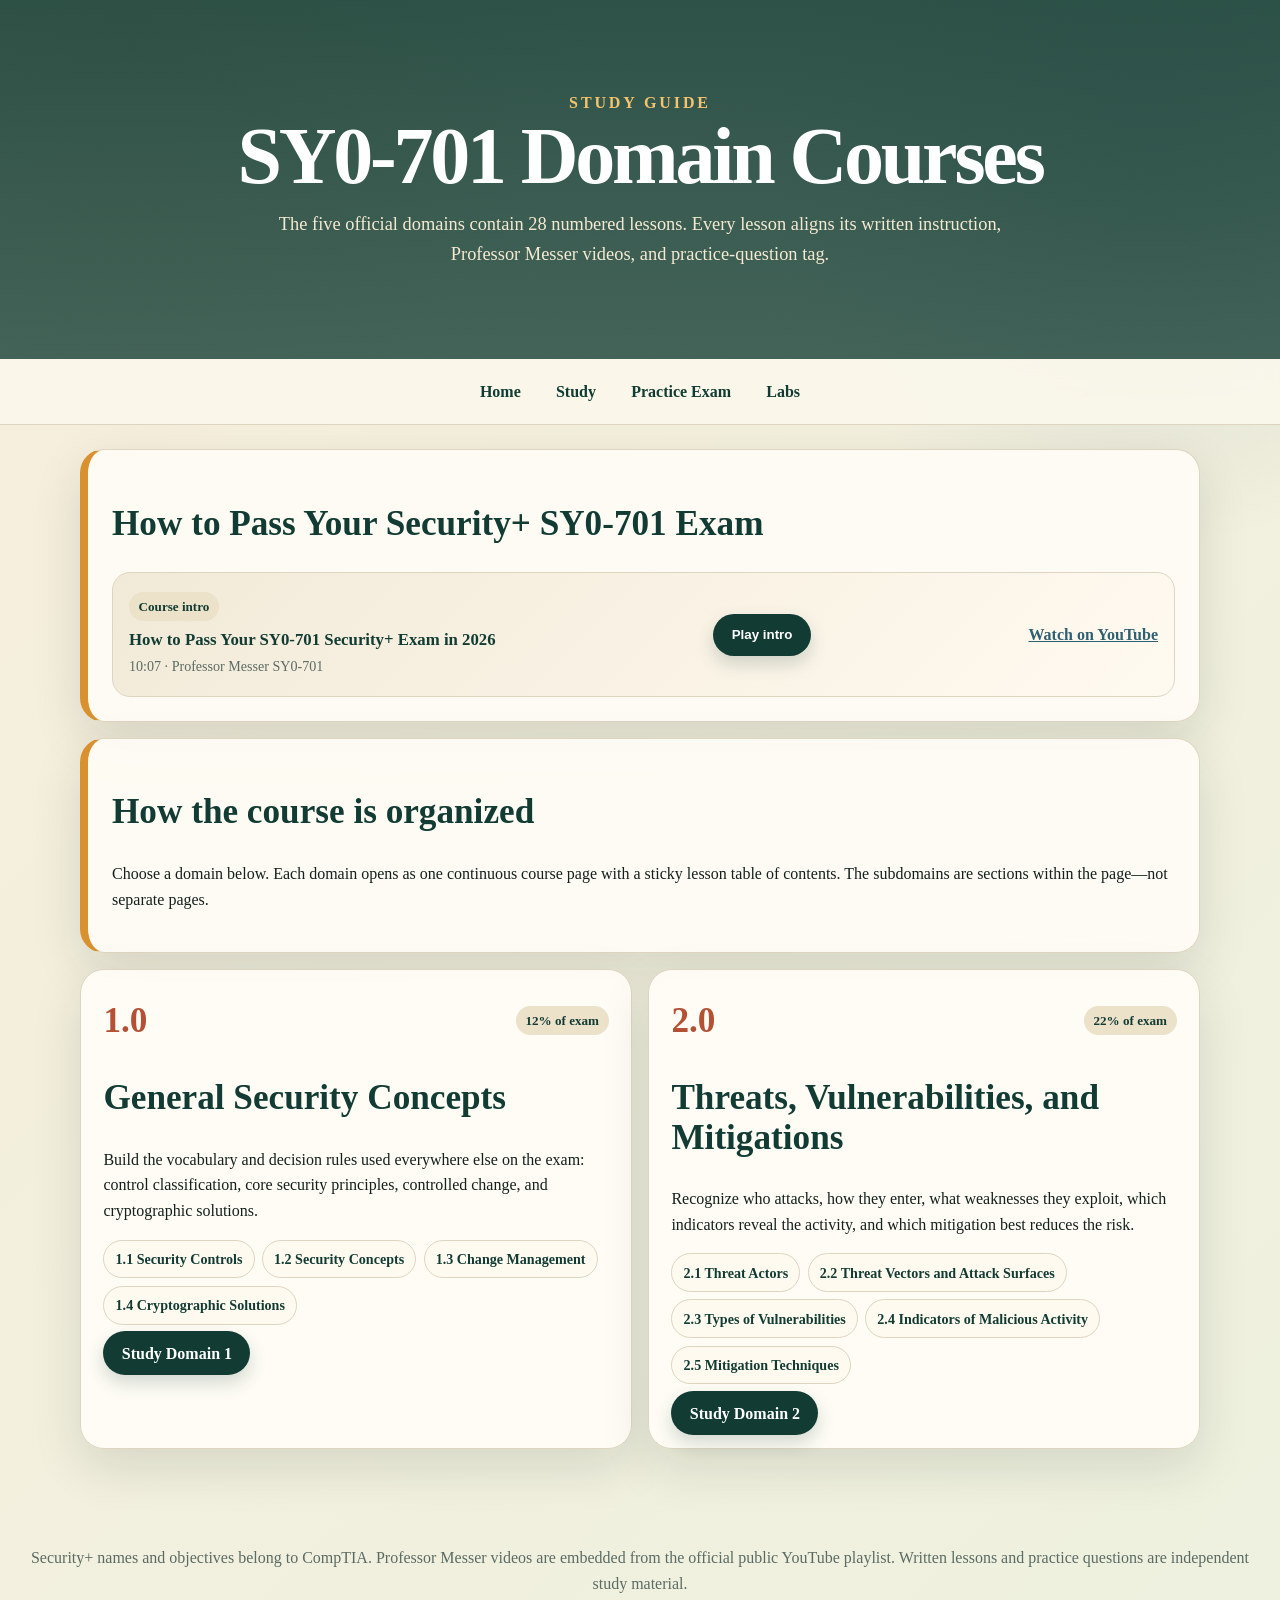
<file: study.html>
<!DOCTYPE html>
<html lang="en">

<head>
    <meta charset="UTF-8">
    <meta name="viewport" content="width=device-width, initial-scale=1.0">
    <title>Study Materials - Security+ SY0-701</title>
    <link rel="stylesheet" href="style.css">
</head>

<body>

    <header class="page-header">
        <p class="eyebrow">Study Guide</p>

        <h1>SY0-701 Domain Courses</h1>

        <p>
            The five official domains contain 28 numbered lessons.
            Every lesson aligns its written instruction,
            Professor Messer videos, and practice-question tag.
        </p>
    </header>
    
    <nav class="site-nav" aria-label="Primary navigation">
        <a href="index.html">Home</a>
        <a href="study.html">Study</a>
        <a href="quiz.html">Practice Exam</a>
        <a href="lab.html">Labs</a>
    </nav>

    <main>
        <section class="card accent">
            <h2>How to Pass Your Security+ SY0-701 Exam</h2>
        
            <div class="video-card">
                <div>
                    <span class="video-number">Course intro</span>
                    <h4>How to Pass Your SY0-701 Security+ Exam in 2026</h4>
                    <p>10:07 · Professor Messer SY0-701</p>
                </div>
        
                <button
                    type="button"
                    class="video-load"
                    data-index="0"
                    data-video-id="KiEptGbnEBc"
                    data-title="How to Pass Your SY0-701 Security+ Exam in 2026">
                    Play intro
                </button>
        
                <a
                    class="text-link"
                    href="https://www.youtube.com/watch?v=KiEptGbnEBc&list=PLG49S3nxzAnl4QDVqK-hOnoqcSKEIDDuv"
                    target="_blank"
                    rel="noopener">
                    Watch on YouTube
                </a>
            </div>
        </section>
        <section class="card accent">
            <h2>How the course is organized</h2>

            <p>
                Choose a domain below. Each domain opens as one
                continuous course page with a sticky lesson table
                of contents. The subdomains are sections within
                the page—not separate pages.
            </p>
        </section>

        <div class="domain-grid">

            <!-- DOMAIN 1 -->

            <article class="domain-card">

                <div class="domain-card-top">
                    <span class="domain-number">1.0</span>
                    <span class="weight-badge">12% of exam</span>
                </div>

                <h2>General Security Concepts</h2>

                <p>
                    Build the vocabulary and decision rules used everywhere
                    else on the exam: control classification, core security
                    principles, controlled change, and cryptographic solutions.
                </p>

                <div class="objective-chips">
                    <a class="objective-chip" href="domain-1.html#objective-1-1">
                        1.1 Security Controls
                    </a>

                    <a class="objective-chip" href="domain-1.html#objective-1-2">
                        1.2 Security Concepts
                    </a>

                    <a class="objective-chip" href="domain-1.html#objective-1-3">
                        1.3 Change Management
                    </a>

                    <a class="objective-chip" href="domain-1.html#objective-1-4">
                        1.4 Cryptographic Solutions
                    </a>
                </div>

                <a class="button" href="domain-1.html">
                    Study Domain 1
                </a>

            </article>

            <!-- DOMAIN 2 -->

            <article class="domain-card">

                <div class="domain-card-top">
                    <span class="domain-number">2.0</span>
                    <span class="weight-badge">22% of exam</span>
                </div>

                <h2>Threats, Vulnerabilities, and Mitigations</h2>

                <p>
                    Recognize who attacks, how they enter, what weaknesses
                    they exploit, which indicators reveal the activity,
                    and which mitigation best reduces the risk.
                </p>

                <div class="objective-chips">
                    <a class="objective-chip" href="domain-2.html#objective-2-1">
                        2.1 Threat Actors
                    </a>

                    <a class="objective-chip" href="domain-2.html#objective-2-2">
                        2.2 Threat Vectors and Attack Surfaces
                    </a>

                    <a class="objective-chip" href="domain-2.html#objective-2-3">
                        2.3 Types of Vulnerabilities
                    </a>

                    <a class="objective-chip" href="domain-2.html#objective-2-4">
                        2.4 Indicators of Malicious Activity
                    </a>

                    <a class="objective-chip" href="domain-2.html#objective-2-5">
                        2.5 Mitigation Techniques
                    </a>
                </div>

                <a class="button" href="domain-2.html">
                    Study Domain 2
                </a>

            </article>

            <!-- DOMAINS 3–5 FOLLOW THE SAME STRUCTURE -->

        </div>

    </main>

    <footer>
        Security+ names and objectives belong to CompTIA.
        Professor Messer videos are embedded from the official public
        YouTube playlist. Written lessons and practice questions are
        independent study material.
    </footer>
<script src="videos.js"></script>
  <script>
    function loadLessonVideo(button) {
      const card = button.closest('.video-card');
      const staticVideoId = button.dataset.videoId;
      let video = null;
      let lessonNumber = Number(button.dataset.index);
      if (staticVideoId) {
        video = {
          videoId: staticVideoId,
          title: button.dataset.title || 'Professor Messer SY0-701',
          embedUrl: 'https://www.youtube-nocookie.com/embed/' + encodeURIComponent(staticVideoId) + '?rel=0'
        };
      } else {
        lessonNumber = Number(lessonNumber);
        video = typeof getProfessorMesserVideoByLesson === 'function' ? getProfessorMesserVideoByLesson(lessonNumber) : null;
      }
      if (!video || !video.videoId) {
        const missing = document.createElement('div');
        missing.className = 'video-missing';
        missing.innerHTML = '<strong>Video link not added yet.</strong><p>This lesson is already mapped in <code>videos.js</code>. Fill in <code>videoId</code>, <code>watchUrl</code>, and <code>embedUrl</code> for lesson ' + lessonNumber + '.</p>';
        card.replaceWith(missing);
        return;
      }
      const frame = document.createElement('iframe');
      frame.className = 'lesson-frame';
      frame.src = video.embedUrl || ('https://www.youtube-nocookie.com/embed/' + encodeURIComponent(video.videoId) + '?rel=0');
      frame.title = video.title + ' - Professor Messer SY0-701';
      frame.loading = 'lazy';
      frame.allow = 'accelerometer; autoplay; clipboard-write; encrypted-media; gyroscope; picture-in-picture; web-share';
      frame.allowFullscreen = true;
      card.replaceWith(frame);
    }
    document.querySelectorAll('.video-load').forEach(function (button) {
      if (button.dataset.videoId) {
        button.addEventListener('click', function () { loadLessonVideo(button); });
        return;
      }

      const lessonNumber = Number(button.dataset.index);
      const video = typeof getProfessorMesserVideoByLesson === 'function' ? getProfessorMesserVideoByLesson(lessonNumber) : null;
      if (video && video.videoId) {
        button.dataset.videoId = video.videoId;
        button.addEventListener('click', function () { loadLessonVideo(button); });
      } else {
        button.textContent = 'Video link needed';
        button.classList.add('missing-video-link');
        button.addEventListener('click', function () { loadLessonVideo(button); });
      }
    });
  </script>
</body>

</html>
</file>
<file: style.css>
:root{--ink:#13201c;--muted:#5b6b64;--paper:#fbf7ec;--panel:#fffdf7;--line:#ded5c1;--forest:#123c33;--moss:#7a8f48;--amber:#d9902f;--clay:#b45135;--blue:#315f72;--shadow:0 18px 50px rgba(19,32,28,.12)}*{box-sizing:border-box}body{margin:0;font-family:Georgia,"Times New Roman",serif;color:var(--ink);background:radial-gradient(circle at 10% 0%,rgba(217,144,47,.16),transparent 28rem),radial-gradient(circle at 90% 10%,rgba(49,95,114,.15),transparent 24rem),linear-gradient(135deg,#f7eedc 0%,#eef1df 100%);line-height:1.6}a{color:var(--blue)}.hero,.page-header{padding:clamp(3rem,7vw,6rem) 1.25rem;text-align:center;color:#fff;background:linear-gradient(rgba(18,60,51,.88),rgba(18,60,51,.78)),repeating-linear-gradient(45deg,rgba(255,255,255,.08) 0 1px,transparent 1px 14px)}.hero h1,.page-header h1{margin:.2rem 0;font-size:clamp(2.4rem,7vw,5rem);line-height:.95;letter-spacing:-.04em;color:#fff}.hero-copy,.page-header p:not(.eyebrow){max-width:780px;margin:1rem auto 0;font-size:1.15rem;color:#f4ead2}.eyebrow{text-transform:uppercase;letter-spacing:.18em;font-weight:700;color:#f3c36d;margin:0}.hero-actions,.controls{display:flex;flex-wrap:wrap;gap:.85rem;justify-content:center;align-items:end;margin-top:1.5rem}.button,button{border:0;border-radius:999px;padding:.85rem 1.15rem;background:var(--forest);color:#fff;font-weight:800;text-decoration:none;cursor:pointer;box-shadow:0 8px 18px rgba(18,60,51,.18)}.button.secondary{background:var(--amber);color:#201408}button:disabled{opacity:.45;cursor:not-allowed}.site-nav{position:sticky;top:0;z-index:5;display:flex;justify-content:center;gap:.4rem;padding:.7rem;background:rgba(251,247,236,.88);backdrop-filter:blur(12px);border-bottom:1px solid var(--line)}.site-nav a{padding:.55rem .9rem;color:var(--forest);text-decoration:none;font-weight:800;border-radius:999px}.site-nav a:hover{background:rgba(122,143,72,.16)}main{width:min(1120px,calc(100% - 2rem));margin:1.5rem auto 4rem}section,.card,.lab,.question,.review-item{background:rgba(255,253,247,.9);border:1px solid var(--line);border-radius:24px;padding:clamp(1rem,2.4vw,1.5rem);box-shadow:var(--shadow);margin-bottom:1rem}.card.accent{border-left:8px solid var(--amber)}h1,h2,h3{color:var(--forest);line-height:1.12}h2{font-size:clamp(1.5rem,3vw,2.2rem)}.grid{display:grid;gap:1rem}.grid.two{grid-template-columns:repeat(2,minmax(0,1fr))}.checklist li{margin-bottom:.45rem}.weights,.score-grid{display:grid;grid-template-columns:repeat(5,minmax(0,1fr));gap:.75rem}.weights div,.score-grid div{background:#f2ead8;border:1px solid var(--line);border-radius:18px;padding:1rem}.weights strong,.score-grid strong{display:block;font-size:1.6rem;color:var(--clay)}.domain-heading{display:flex;justify-content:space-between;gap:1rem;align-items:center}.domain-heading span,.domain-tag{color:var(--muted);font-size:.9rem;font-weight:700}.table-wrap{overflow-x:auto}table{width:100%;border-collapse:collapse;background:var(--panel)}th,td{border:1px solid var(--line);padding:.75rem;text-align:left;vertical-align:top}th{background:#ece1c9}.controls label{display:grid;gap:.3rem;font-weight:800;color:var(--forest)}select{min-width:220px;border:1px solid var(--line);border-radius:999px;padding:.75rem 1rem;background:#fffaf0;color:var(--ink)}.status-line,#timer,#progress{font-weight:800;color:var(--forest)}.quiz-topbar{position:sticky;top:58px;z-index:4;display:flex;justify-content:space-between;gap:1rem;padding:.85rem 1rem;background:rgba(236,225,201,.92);border:1px solid var(--line);border-radius:18px;backdrop-filter:blur(10px);margin-bottom:1rem}#quiz-form{display:grid;gap:1rem}.question{margin:0}.question legend{font-size:1.12rem;font-weight:800;color:var(--forest)}.question legend span{display:block;color:var(--clay);font-size:.9rem;text-transform:uppercase;letter-spacing:.08em}.option{display:block;margin:.6rem 0;padding:.75rem;border:1px solid var(--line);border-radius:14px;background:#fffaf0;cursor:pointer}.option:hover{border-color:var(--moss);background:#f5efd9}.sticky-submit{position:sticky;bottom:1rem;display:flex;justify-content:flex-end;margin-top:1rem}.result-card.pass{border-left:8px solid var(--moss)}.result-card.fail{border-left:8px solid var(--clay)}.review-item.correct{border-left:8px solid var(--moss)}.review-item.incorrect{border-left:8px solid var(--clay)}.lab{border-left:8px solid var(--blue)}footer{text-align:center;padding:2rem 1rem;color:var(--muted)}code{background:#efe4ce;padding:.1rem .35rem;border-radius:6px}@media(max-width:780px){.grid.two,.weights,.score-grid{grid-template-columns:1fr}.site-nav{flex-wrap:wrap;position:static}.quiz-topbar{position:static;flex-direction:column}.domain-heading{display:block}}

.domain-grid{display:grid;grid-template-columns:repeat(2,minmax(0,1fr));gap:1rem}.domain-card{background:rgba(255,253,247,.94);border:1px solid var(--line);border-radius:24px;padding:1.4rem;box-shadow:var(--shadow)}.domain-card:last-child:nth-child(odd){grid-column:1/-1}.domain-card-top{display:flex;align-items:center;justify-content:space-between;gap:1rem}.domain-number{font-size:2.2rem;font-weight:900;color:var(--clay)}.weight-badge,.lesson-kicker,.video-number{display:inline-flex;padding:.25rem .6rem;border-radius:999px;background:#ece1c9;color:var(--forest);font-weight:800;font-size:.82rem}.objective-chips{display:flex;flex-wrap:wrap;gap:.45rem;margin:1rem 0}.objective-chip{display:inline-flex;padding:.45rem .7rem;border:1px solid var(--line);border-radius:999px;text-decoration:none;background:#fffaf0;color:var(--forest);font-weight:700;font-size:.88rem}.objective-chip:hover{border-color:var(--moss);background:#f3efd9}.lesson-toc{position:sticky;top:66px;z-index:3;display:flex;gap:.55rem;overflow-x:auto;padding:.75rem;margin-bottom:1rem;background:rgba(251,247,236,.95);border:1px solid var(--line);border-radius:18px;backdrop-filter:blur(10px)}.lesson-toc>div{min-width:150px;display:grid;align-content:center}.lesson-toc>div a{font-size:.8rem}.lesson-toc>a{min-width:150px;display:grid;gap:.1rem;padding:.55rem .7rem;border-radius:13px;background:#fffaf0;border:1px solid var(--line);text-decoration:none}.lesson-toc>a span{font-size:.8rem;color:var(--muted)}.lesson-section{scroll-margin-top:155px;padding:clamp(1rem,3vw,2rem);margin-bottom:1.5rem}.lesson-section>h2{font-size:clamp(1.8rem,4vw,3rem);margin:.45rem 0}.lesson-summary{font-size:1.08rem;max-width:900px}.lesson-grid{display:grid;grid-template-columns:1.25fr .75fr;gap:1rem;margin:1rem 0}.lesson-panel{background:#fffaf0;border:1px solid var(--line);border-radius:18px;padding:1rem}.lesson-panel h3{margin-top:0}.exam-focus{border-left:6px solid var(--amber)}.lesson-actions{display:flex;gap:1rem;align-items:center;flex-wrap:wrap;margin:1rem 0}.text-link{font-weight:800}.video-heading{margin-top:1.5rem}.video-grid{display:grid;grid-template-columns:repeat(2,minmax(0,1fr));gap:.75rem}.video-card{display:flex;align-items:center;justify-content:space-between;gap:1rem;min-height:125px;padding:1rem;border:1px solid var(--line);border-radius:18px;background:linear-gradient(135deg,#f2ead8,#fffaf0)}.video-card h4{margin:.35rem 0 .1rem;color:var(--forest);font-size:1.05rem}.video-card p{margin:0;color:var(--muted);font-size:.88rem}.video-load{flex:0 0 auto}.lesson-frame{width:100%;aspect-ratio:16/9;border:0;border-radius:18px;box-shadow:var(--shadow)}.lesson-nav{display:flex;justify-content:space-between;gap:1rem;margin-top:1rem;padding-top:1rem;border-top:1px solid var(--line)}.lesson-nav a{font-weight:800;text-decoration:none}.objective-results{display:grid;gap:.4rem}.objective-results div{display:flex;justify-content:space-between;gap:1rem;padding:.55rem .7rem;border-radius:12px;background:#f2ead8}.domain-header p:not(.eyebrow){max-width:880px}.controls{align-items:end}
@media(max-width:820px){.domain-grid,.lesson-grid,.video-grid{grid-template-columns:1fr}.domain-card:last-child:nth-child(odd){grid-column:auto}.lesson-toc{top:58px}.lesson-section{scroll-margin-top:150px}.video-card{align-items:flex-start;flex-direction:column}.video-load{width:100%}}


.missing-video-link{background:var(--clay);color:#fff}
.video-missing{background:#fff5ec;border:1px dashed var(--clay);border-radius:18px;padding:1rem;color:var(--ink)}
.video-missing code{background:#f2ead8;padding:.1rem .25rem;border-radius:6px}
</file>
